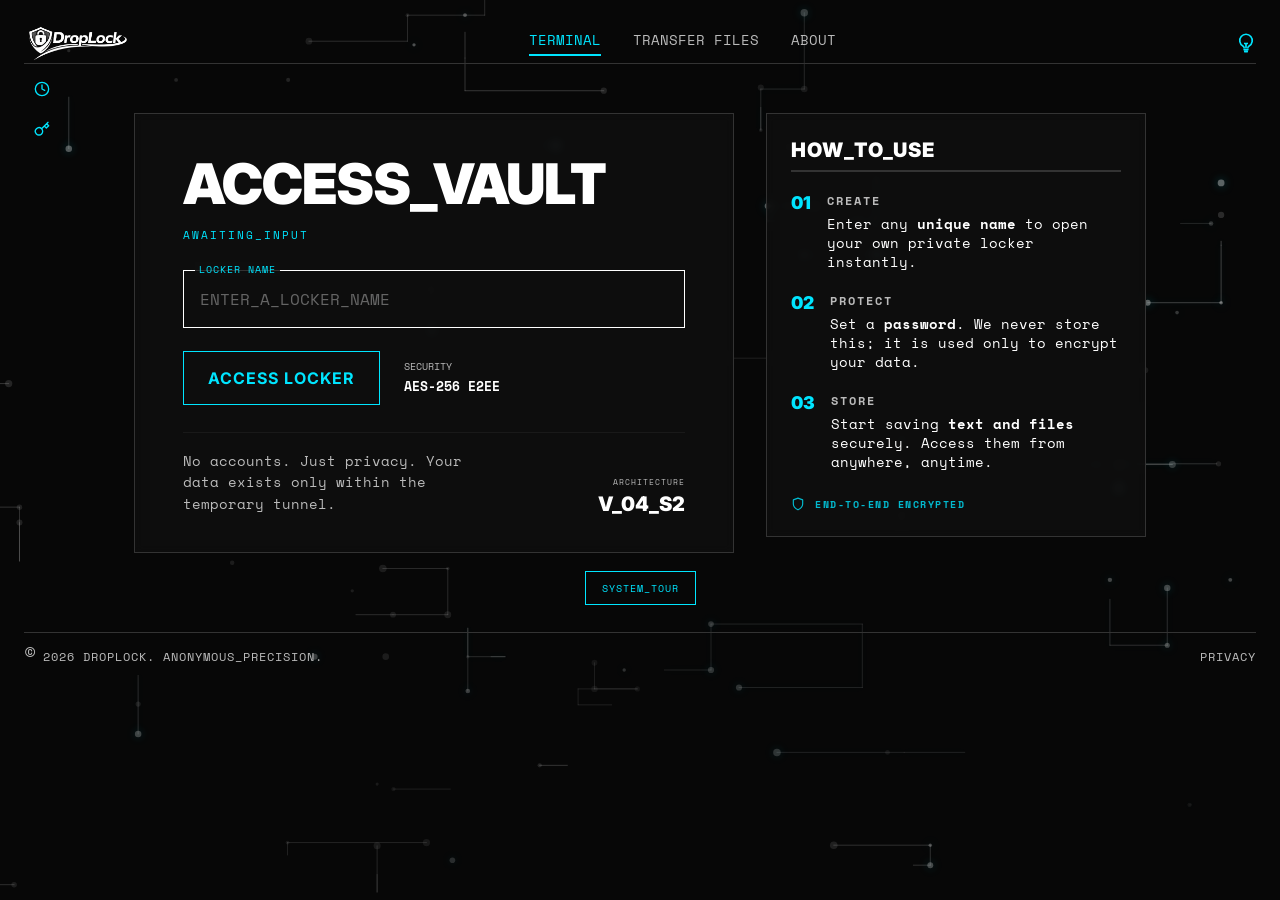
<file: index.html>
<!DOCTYPE html>
<html lang="en">
<head>
  <meta charset="UTF-8">
  <meta name="viewport" content="width=device-width, initial-scale=1.0">
  <meta name="description" content="DropLock lets you create private lockers and share files securely without accounts, signups, or tracking.">
  <title>DropLock - Access Vault</title>
  <link rel="icon" type="image/x-icon" href="images/favicon.ico">
  <link rel="icon" type="image/png" href="images/droplock-icon.png">
  <link rel="stylesheet" href="style.css">
  <link rel="preconnect" href="https://fonts.googleapis.com">
  <link rel="preconnect" href="https://fonts.gstatic.com" crossorigin>
  <link href="https://fonts.googleapis.com/css2?family=Space+Mono:ital,wght@0,400;0,700;1,400;1,700&family=Inter:wght@400;700;900&display=swap" rel="stylesheet">
  <script>
    window.__DROPLOCK_API_BASE_URL = (window.location.hostname === 'localhost' || window.location.hostname === '127.0.0.1') 
      ? 'http://localhost:8080' 
      : 'https://droplock-backend-vesm.onrender.com';
  </script>

</head>
<body>
  <!-- Canvas Background -->
  <canvas id="bg-canvas"></canvas>

  <div class="layout-wrapper">
    <!-- Header -->
    <header class="top-nav">
      <div class="logo">
        <a href="index.html" style="display: flex; align-items: center; text-decoration: none;">
          <img src="images/DropLock_logo-.webp" alt="DROPLOCK" class="logo-img">
        </a>
      </div>
      <nav class="nav-links">
        <a href="#" class="active">TERMINAL</a>
        <a href="transfer.html">TRANSFER FILES</a>
        <a href="about.html">ABOUT</a>
      </nav>
      <div class="nav-icons" style="cursor: pointer;">
        <div class="tooltip tooltip-bottom" data-tooltip="Toggle Theme">
          <svg id="theme-toggle" xmlns="http://www.w3.org/2000/svg" width="20" height="20" viewBox="0 0 24 24" fill="none" stroke="currentColor" stroke-width="2" stroke-linecap="round" stroke-linejoin="round" class="icon-cyan"><path d="M12 18v-5.25m0 0a6.01 6.01 0 001.5-.189m-1.5.189a6.01 6.01 0 01-1.5-.189m3.75 7.478a12.06 12.06 0 01-4.5 0m3.75 2.383a14.406 14.406 0 01-3 0M14.25 18v-.192c0-.983.658-1.82 1.508-2.316a7.5 7.5 0 10-7.516 0c.85.496 1.508 1.333 1.508 2.316V18"></path></svg>
        </div>
      </div>
    </header>

    <!-- Main Content -->
    <main class="main-content">
      <!-- Side icons moved inside main-content for better mobile flow -->
      <aside class="left-sidebar">
        <div class="rotated-text">SECURE_EXCHANGE</div>
        <div class="side-icons">
          <div class="tooltip" data-tooltip="Recent Vaults">
            <svg id="recent-vaults-toggle" xmlns="http://www.w3.org/2000/svg" width="16" height="16" viewBox="0 0 24 24" fill="none" stroke="currentColor" stroke-width="2" stroke-linecap="round" stroke-linejoin="round" style="cursor:pointer;"><circle cx="12" cy="12" r="10"></circle><polyline points="12 6 12 12 16 14"></polyline></svg>
          </div>
          <div class="tooltip" data-tooltip="Recovery Options">
            <svg id="recovery-toggle" xmlns="http://www.w3.org/2000/svg" width="16" height="16" viewBox="0 0 24 24" fill="none" stroke="currentColor" stroke-width="2" stroke-linecap="round" stroke-linejoin="round"><path d="M21 2l-2 2m-7.61 7.61a5.5 5.5 0 1 1-7.778 7.778 5.5 5.5 0 0 1 7.777-7.777zm0 0L15.5 7.5m0 0l3 3L22 7l-3-3m-3.5 3.5L19 4"></path></svg>
          </div>
        </div>
      </aside>
      <div class="main-row">
        <div class="vault-card">
          <h1 id="vault-main-title" class="vault-title">ACCESS_VAULT</h1>
          <div id="status-display" class="status-indicator">
            AWAITING_INPUT
          </div>

          <form class="vault-form" onsubmit="event.preventDefault();">
            <div class="input-group">
              <label class="input-label">LOCKER NAME</label>
              <input type="text" id="locker-name-input" class="terminal-input" placeholder="ENTER_A_LOCKER_NAME">
            </div>

            <div class="action-row">
              <button id="access-locker-btn" type="button" class="btn-access">ACCESS LOCKER</button>
              <a href="manifesto.html" class="security-protocol" style="text-decoration: none; color: inherit; display: block; cursor: pointer;">
                <div class="sp-label">SECURITY</div>
                <div class="sp-value">AES-256 E2EE</div>
              </a>
            </div>
          </form>

          <div class="card-footer">
            <p class="footer-desc">No accounts. Just privacy. Your<br>data exists only within the<br>temporary tunnel.</p>
            <div class="architecture-info">
              <div class="arch-label">ARCHITECTURE</div>
              <div class="arch-value">V_04_S2</div>
            </div>
          </div>
        </div>

        <div class="howto-card">
          <h2 class="howto-title-bordered">HOW_TO_USE</h2>
          <div class="howto-list">
            <div class="howto-item">
              <span class="howto-num">01</span>
              <div class="howto-content">
                <h3>CREATE</h3>
                <p>Enter any <strong>unique name</strong> to open your own private locker instantly.</p>
              </div>
            </div>
            <div class="howto-item">
              <span class="howto-num">02</span>
              <div class="howto-content">
                <h3>PROTECT</h3>
                <p>Set a <strong>password</strong>. We never store this; it is used only to encrypt your data.</p>
              </div>
            </div>
            <div class="howto-item">
              <span class="howto-num">03</span>
              <div class="howto-content">
                <h3>STORE</h3>
                <p>Start saving <strong>text and files</strong> securely. Access them from anywhere, anytime.</p>
              </div>
            </div>
          </div>
          <div class="howto-badge">
            <svg xmlns="http://www.w3.org/2000/svg" width="24" height="24" viewBox="0 0 24 24" fill="none" stroke="currentColor" stroke-width="2" stroke-linecap="round" stroke-linejoin="round"><path d="M12 22s8-4 8-10V5l-8-3-8 3v7c0 6 8 10 8 10z"></path></svg>
            END-TO-END ENCRYPTED
          </div>
        </div>
      </div>

      <div class="tags-container">
        <button id="intro-btn" class="tag" style="background:transparent; cursor:pointer; font-family:var(--font-mono);">SYSTEM_TOUR</button>
      </div>
    </main>

    <!-- Footer -->
    <footer class="bottom-footer">
      <div class="footer-left"><span class="copyright-icon">©</span> 2026 DROPLOCK. ANONYMOUS_PRECISION.</div>
      <div class="footer-right">
        <a href="manifesto.html" class="footer-link">PRIVACY</a>
      </div>
    </footer>
  </div>

  <!-- Recovery Modal (Multi-Step) -->
  <div id="recovery-modal" class="modal-overlay">
    <div class="modal-content vault-card">
      <button id="close-modal" class="close-btn">&times;</button>

      <!-- Step 1: Enter Locker Name -->
      <div id="recovery-step-1" class="recovery-step active">
        <div class="recovery-step-indicator">
          <span class="step-dot active"></span>
          <span class="step-dot"></span>
          <span class="step-dot"></span>
          <span class="step-dot"></span>
        </div>
        <h2 class="vault-title modal-title">RECOVER_ACCOUNT</h2>
        <p class="modal-text">Enter your locker name to begin the recovery protocol.</p>
        <div class="input-group" style="margin-bottom: 24px;">
          <label class="input-label">LOCKER NAME</label>
          <input type="text" id="recovery-locker-name" class="terminal-input" placeholder="ENTER_IDENTIFIER">
        </div>
        <div id="recovery-step1-error" class="recovery-error"></div>
        <div class="modal-actions">
          <button id="recovery-next-1" class="btn-access">NEXT</button>
        </div>
      </div>

      <!-- Step 2: Enter Recovery Email -->
      <div id="recovery-step-2" class="recovery-step">
        <div class="recovery-step-indicator">
          <span class="step-dot done"></span>
          <span class="step-dot active"></span>
          <span class="step-dot"></span>
          <span class="step-dot"></span>
        </div>
        <h2 class="vault-title modal-title">VERIFY_EMAIL</h2>
        <p class="modal-text">Enter the recovery Gmail you set for this locker. A verification code will be sent to it.</p>
        <div class="input-group" style="margin-bottom: 24px;">
          <label class="input-label">RECOVERY GMAIL</label>
          <input type="email" id="recovery-email-input" class="terminal-input" placeholder="YOUR_EMAIL@GMAIL.COM">
        </div>
        <div id="recovery-step2-error" class="recovery-error"></div>
        <div class="modal-actions" style="gap: 12px;">
          <button id="recovery-back-2" class="btn-access" style="opacity: 0.6;">BACK</button>
          <button id="recovery-next-2" class="btn-access">SEND CODE</button>
        </div>
      </div>

      <!-- Step 3: Enter Verification Code -->
      <div id="recovery-step-3" class="recovery-step">
        <div class="recovery-step-indicator">
          <span class="step-dot done"></span>
          <span class="step-dot done"></span>
          <span class="step-dot active"></span>
          <span class="step-dot"></span>
        </div>
        <h2 class="vault-title modal-title">ENTER_CODE</h2>
        <p class="modal-text">A 6-digit verification code has been sent to your email. Enter it below.</p>
        <div class="recovery-code-inputs">
          <input type="text" maxlength="1" class="code-digit" data-index="0" inputmode="numeric">
          <input type="text" maxlength="1" class="code-digit" data-index="1" inputmode="numeric">
          <input type="text" maxlength="1" class="code-digit" data-index="2" inputmode="numeric">
          <input type="text" maxlength="1" class="code-digit" data-index="3" inputmode="numeric">
          <input type="text" maxlength="1" class="code-digit" data-index="4" inputmode="numeric">
          <input type="text" maxlength="1" class="code-digit" data-index="5" inputmode="numeric">
        </div>
        <div id="recovery-step3-error" class="recovery-error"></div>
        <div class="modal-actions" style="gap: 12px;">
          <button id="recovery-back-3" class="btn-access" style="opacity: 0.6;">BACK</button>
          <button id="recovery-next-3" class="btn-access">VERIFY CODE</button>
        </div>
      </div>

      <!-- Step 4: Set New Password -->
      <div id="recovery-step-4" class="recovery-step">
        <div class="recovery-step-indicator">
          <span class="step-dot done"></span>
          <span class="step-dot done"></span>
          <span class="step-dot done"></span>
          <span class="step-dot active"></span>
        </div>
        <h2 class="vault-title modal-title">NEW_PASSWORD</h2>
        <p class="modal-text">Set a new password for your locker. Make it strong and memorable.</p>
        <div class="input-group" style="margin-bottom: 16px;">
          <label class="input-label">NEW PASSWORD</label>
          <input type="password" id="recovery-new-password" class="terminal-input" placeholder="ENTER_NEW_PASSWORD">
        </div>
        <div class="input-group" style="margin-bottom: 24px;">
          <label class="input-label">CONFIRM PASSWORD</label>
          <input type="password" id="recovery-confirm-password" class="terminal-input" placeholder="CONFIRM_PASSWORD">
        </div>
        <div id="recovery-step4-error" class="recovery-error"></div>
        <div class="modal-actions">
          <button id="recovery-next-4" class="btn-access">RESET PASSWORD</button>
        </div>
      </div>

      <!-- Step 5: Success -->
      <div id="recovery-step-5" class="recovery-step">
        <div class="recovery-success-icon">
          <i class="fas fa-check-circle"></i>
        </div>
        <h2 class="vault-title modal-title" style="color: var(--cyan);">PASSWORD_RESET</h2>
        <p class="modal-text">Your password has been successfully reset. You can now access your locker with the new password.</p>
        <div class="modal-actions">
          <button id="recovery-done" class="btn-access">BACK TO VAULT</button>
        </div>
      </div>

    </div>
  </div>

  <!-- Intro Tour Elements -->
  <div id="tour-overlay" class="tour-overlay"></div>
  <div id="tour-tooltip" class="tour-tooltip">
    <div class="tour-content">
      <h3 id="tour-title" class="tour-title">Title</h3>
      <p id="tour-text" class="tour-text">Text</p>
    </div>
    <div class="tour-actions">
      <button id="tour-next" class="btn-access" style="padding: 8px 16px; font-size: 0.8rem;">NEXT</button>
      <button id="tour-skip" style="background: transparent; color: var(--text-dim); border: none; cursor: pointer; font-family: var(--font-mono); font-size: 0.8rem; margin-left: 10px;">SKIP</button>
    </div>
  </div>

  <!-- Access Locker Modal -->
  <div id="access-locker-modal" class="modal-overlay">
    <div class="modal-content vault-card">
      <button id="close-access-modal" class="close-btn">&times;</button>
      <h2 class="vault-title modal-title" id="access-modal-title">VERIFY_ACCESS</h2>
      <p id="access-modal-message" class="modal-text">Enter your password to access the locker.</p>

      <div class="input-group" style="margin-bottom: 24px;">
        <label class="input-label">PASSWORD</label>
        <input type="password" id="access-password-input" class="terminal-input" placeholder="ENTER_PASSWORD">
      </div>
      <div id="access-modal-error" style="color: #ff4444; font-family: var(--font-mono); font-size: 0.75rem; margin-bottom: 16px; display: none;"></div>

      <div class="modal-actions">
        <button id="submit-access-btn" class="btn-access">SUBMIT</button>
      </div>
    </div>
  </div>

  <!-- Recent Vaults Modal -->
  <div id="recent-vaults-modal" class="modal-overlay">
    <div class="modal-content vault-card">
      <button id="close-recent-modal" class="close-btn">&times;</button>
      <h2 class="vault-title modal-title">RECENT_VAULTS</h2>
      <p class="modal-text">Select a vault to access. You will be asked for the password.</p>
      <div id="recent-vaults-list" style="display: flex; flex-direction: column; gap: 8px; margin-bottom: 16px;"></div>
      <div id="recent-vaults-empty" class="modal-text" style="color: var(--text-dim); font-size: 0.8rem;">NO_RECENT_VAULTS_FOUND</div>
    </div>
  </div>

  <script src="app.js"></script>
</body>
</html>
</file>
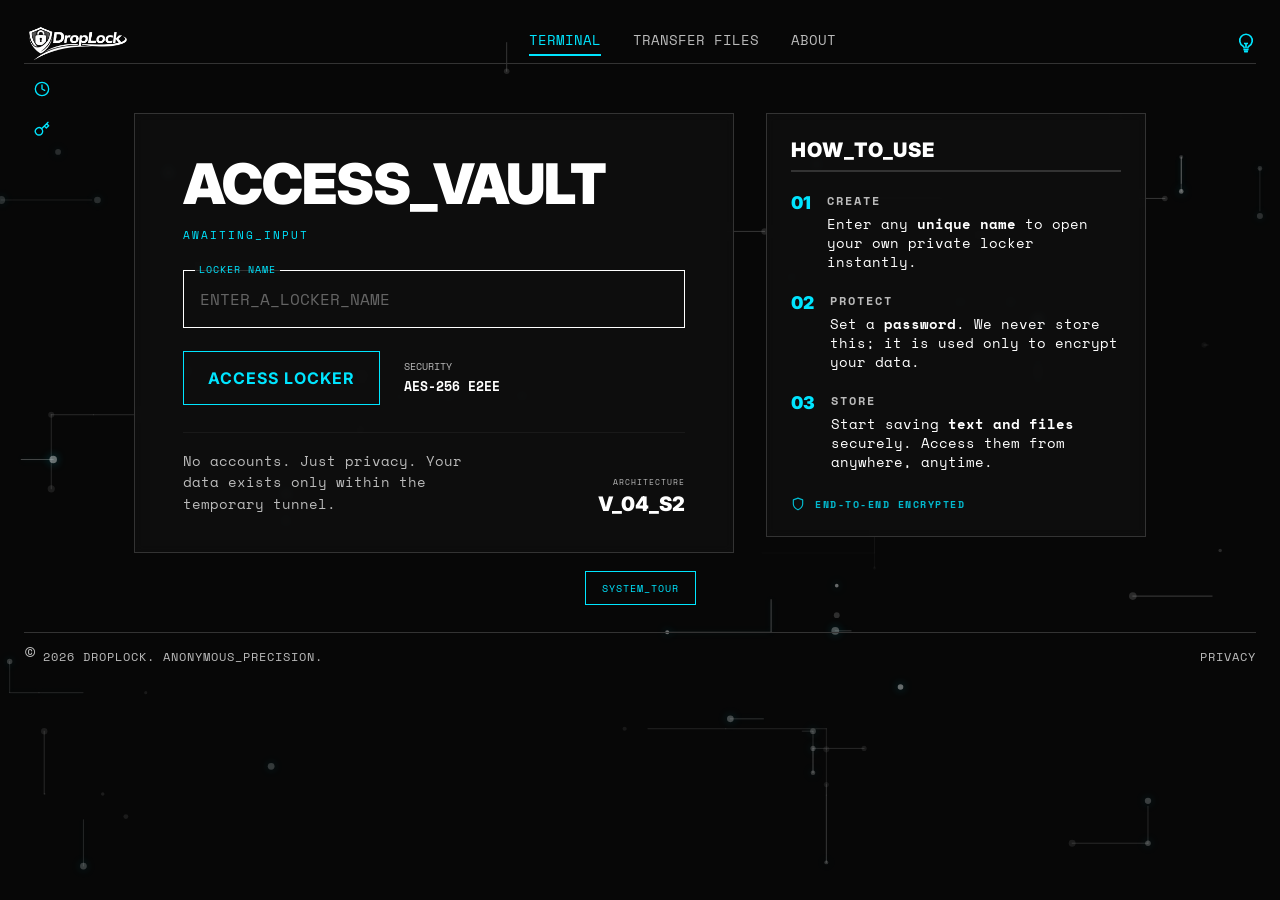
<file: locker.html>
<!DOCTYPE html>
<html lang="en">
<head>
  <meta charset="UTF-8">
  <meta name="viewport" content="width=device-width, initial-scale=1.0">
  <meta name="description" content="Access your DropLock locker to store private notes, manage files, and keep sensitive data inside a secure session.">
  <title>DropLock - Secure Vault Session</title>
  <link rel="icon" type="image/x-icon" href="images/favicon.ico">
  <link rel="icon" type="image/png" href="images/droplock-icon.png">
  <link rel="stylesheet" href="style.css">
  <link rel="preconnect" href="https://fonts.googleapis.com">
  <link rel="preconnect" href="https://fonts.gstatic.com" crossorigin>
  <link href="https://fonts.googleapis.com/css2?family=Space+Mono:ital,wght@0,400;0,700;1,400;1,700&family=Inter:wght@400;700;900&display=swap" rel="stylesheet">
  <link rel="stylesheet" href="https://cdnjs.cloudflare.com/ajax/libs/font-awesome/6.5.1/css/all.min.css">
  <script>
    (function () {
      const qp = new URLSearchParams(window.location.search);
      const override = (qp.get('api') || localStorage.getItem('droplock.apiBaseUrl') || '').trim();
      if (override) {
        window.__DROPLOCK_API_BASE_URL = override;
        return;
      }
      // Default backend (override with ?api=... or localStorage key droplock.apiBaseUrl)
      window.__DROPLOCK_API_BASE_URL = (window.location.hostname === 'localhost' || window.location.hostname === '127.0.0.1')
        ? 'http://localhost:8080'
        : 'https://droplock-backend-vesm.onrender.com';
    })();
  </script>
</head>
<body class="locker-body">
  <div class="layout-wrapper locker-layout-wrapper">
    <!-- Header -->
    <header class="top-nav">
      <div class="logo">
        <a href="index.html" style="display: flex; align-items: center; text-decoration: none;">
          <img src="images/DropLock_logo-.webp" alt="DROPLOCK" class="logo-img">
        </a>
      </div>
     
      <div class="nav-icons" style="gap: 20px; align-items: center;">
        <button id="save-locker-btn" class="locker-header-badge" style="cursor:pointer; border:none;">
          <i class="fas fa-save"></i>
          <span>SAVE</span>
        </button>
        <button id="reload-locker-btn" class="locker-header-badge" style="cursor:pointer; border:none;">
          <i class="fas fa-sync-alt"></i>
          <span>RELOAD</span>
        </button>
        
        <a href="index.html" class="logout-link" title="Terminate Session">
          <svg xmlns="http://www.w3.org/2000/svg" width="20" height="20" viewBox="0 0 24 24" fill="none" stroke="currentColor" stroke-width="2" stroke-linecap="round" stroke-linejoin="round"><path d="M9 21H5a2 2 0 0 1-2-2V5a2 2 0 0 1 2-2h4"></path><polyline points="16 17 21 12 16 7"></polyline><line x1="21" y1="12" x2="9" y2="12"></line></svg>
        </a>
      </div>
    </header>

    <div class="locker-container">
      <!-- Sidebar -->
      <aside class="transfer-sidebar locker-sidebar">
        <div class="sidebar-header" style="border-bottom: none; padding-bottom: 0px;">
          <h2 id="vault-id-display" class="sidebar-title">NAME</h2>
        </div>

        <div class="locker-sidebar-nav-row">
          <nav class="protocol-nav">
            <a href="#" class="protocol-item active">
              <svg xmlns="http://www.w3.org/2000/svg" width="16" height="16" viewBox="0 0 24 24" fill="none" stroke="currentColor" stroke-width="2" stroke-linecap="round" stroke-linejoin="round"><path d="M14.5 2H6a2 2 0 0 0-2 2v16a2 2 0 0 0 2 2h12a2 2 0 0 0 2-2V7.5L14.5 2z"></path><polyline points="14 2 14 8 20 8"></polyline></svg>
              NOTES
            </a>
            <a href="#" class="protocol-item">
              <svg xmlns="http://www.w3.org/2000/svg" width="16" height="16" viewBox="0 0 24 24" fill="none" stroke="currentColor" stroke-width="2" stroke-linecap="round" stroke-linejoin="round"><path d="M22 19a2 2 0 0 1-2 2H4a2 2 0 0 1-2-2V5a2 2 0 0 1 2-2h5l2 3h9a2 2 0 0 1 2 2z"></path></svg>
              FILES
            </a>
            <a href="#" class="protocol-item settings-nav-item">
              <svg xmlns="http://www.w3.org/2000/svg" width="16" height="16" viewBox="0 0 24 24" fill="none" stroke="currentColor" stroke-width="2" stroke-linecap="round" stroke-linejoin="round"><line x1="4" y1="21" x2="4" y2="14"></line><line x1="4" y1="10" x2="4" y2="3"></line><line x1="12" y1="21" x2="12" y2="12"></line><line x1="12" y1="8" x2="12" y2="3"></line><line x1="20" y1="21" x2="20" y2="16"></line><line x1="20" y1="12" x2="20" y2="3"></line><line x1="2" y1="14" x2="6" y2="14"></line><line x1="10" y1="8" x2="14" y2="8"></line><line x1="18" y1="16" x2="22" y2="16"></line></svg>
              SETTINGS
              <i class="fas fa-chevron-down dropdown-icon" style="margin-left: auto; font-size: 0.8rem; transition: transform 0.2s;"></i>
            </a>
            <div class="settings-dropdown" style="display: none; flex-direction: column; padding: 4px 0; background: rgba(0, 0, 0, 0.15);">
              <a href="#" class="dropdown-item"><i class="fas fa-shield-halved icon-fixed"></i> SECURE ACCOUNT</a>
              <a href="#" class="dropdown-item"><i class="fas fa-key icon-fixed"></i> CHANGE PASSWORD</a>
              <a href="#" class="dropdown-item" style="color: #ff4a4a;"><i class="fas fa-trash-alt icon-fixed"></i> DELETE ACCOUNT</a>
            </div>
          </nav>

          <!-- Theme Toggle at bottom of sidebar -->
          <div class="locker-theme-toggle-wrap" style="margin-top: auto; padding: 16px 24px; border-top: 1px solid var(--border-color);">
            <button id="theme-toggle" class="locker-theme-toggle" style="display: flex; align-items: center; gap: 10px; background: transparent; border: none; cursor: pointer; color: var(--text-dim); font-family: var(--font-mono); font-size: 0.7rem; letter-spacing: 1px; width: 100%; padding: 8px 0; transition: color 0.2s;" title="Toggle Theme">
              <svg xmlns="http://www.w3.org/2000/svg" width="16" height="16" viewBox="0 0 24 24" fill="none" stroke="currentColor" stroke-width="2" stroke-linecap="round" stroke-linejoin="round"><path d="M12 18v-5.25m0 0a6.01 6.01 0 001.5-.189m-1.5.189a6.01 6.01 0 01-1.5-.189m3.75 7.478a12.06 12.06 0 01-4.5 0m3.75 2.383a14.406 14.406 0 01-3 0M14.25 18v-.192c0-.983.658-1.82 1.508-2.316a7.5 7.5 0 10-7.516 0c.85.496 1.508 1.333 1.508 2.316V18"></path></svg>
              <span class="locker-theme-toggle-label">TOGGLE THEME</span>
            </button>
          </div>
        </div>


      </aside>

      <!-- Main Editor Area -->
      <main class="locker-main-content">
        <div id="notes-view-header" class="locker-main-header">
          <div class="browser-tabs-wrapper">
            <div id="notes-tabs" class="browser-tabs">
            </div>
            <button id="add-note-btn" class="browser-add-btn">
              <i class="fas fa-plus"></i>
            </button>
          </div>
        </div>

        <div id="notes-view-editor" class="locker-editor-wrapper">
          <div class="editor-label">
            <div class="editor-toolbar">
              <button class="toolbar-btn" title="Bold"><i class="fas fa-bold"></i></button>
              <button class="toolbar-btn" title="Italic"><i class="fas fa-italic"></i></button>
              <button class="toolbar-btn" title="Bullet List"><i class="fas fa-list-ul"></i></button>
              <button class="toolbar-btn" title="Heading"><i class="fas fa-heading"></i></button>
            </div>
          </div>
          <textarea class="secure-textarea" placeholder="# Start writing..."></textarea>
        </div>

        <!-- Secure Account View (hidden by default) -->
        <div id="secure-account-view" class="secure-account-view" style="display: none;">
          <div class="secure-account-icon">
            <i class="fas fa-shield-halved"></i>
          </div>
          <h2 class="secure-account-title">SECURE_ACCOUNT</h2>
          <p class="secure-account-desc">
            Link a recovery email to your locker. If you ever forget your password,
            a verification code will be sent to this email so you can reset it.
          </p>

          <div class="secure-account-card">
            <div class="secure-card-header">
              <i class="fas fa-envelope"></i>
              <span>RECOVERY EMAIL</span>
            </div>
            <div id="secure-current-email" class="secure-current-email">
              <span class="secure-email-label">CURRENT:</span>
              <span id="secure-email-value" class="secure-email-address">NOT SET</span>
            </div>
            <div class="input-group" style="margin-bottom: 20px;">
              <label class="input-label" style="background: #0d0d0d;">GMAIL ADDRESS</label>
              <input type="email" id="secure-email-input" class="terminal-input" placeholder="YOUR_EMAIL@GMAIL.COM">
            </div>
            <div class="secure-account-actions">
              <button id="save-email-btn" class="secure-save-btn">
                <i class="fas fa-check"></i> SAVE EMAIL
              </button>
            </div>
            <div id="secure-email-status" class="secure-email-status"></div>
          </div>

          <button id="back-to-notes-btn" class="secure-back-btn">
            <i class="fas fa-arrow-left"></i> BACK TO NOTES
          </button>
        </div>
      </main>

      <!-- Assets Sidebar -->
      <aside class="locker-right-column">
        <!-- Normal file upload view -->
        <div id="right-col-files">
          <div class="column-title">UPLOAD-YOUR-FILES</div>
          
          <div class="asset-list">
          </div>

          <div class="asset-dropzone">
            <div class="dropzone-icon">
              <i class="fas fa-cloud-arrow-up fa-2xl"></i>
            </div>
            <div class="dropzone-text">DRAG & DROP FILES HERE</div>
            <div class="dropzone-sub" style="margin-bottom: 20px;">MAXIMUM FILE SIZE: 2GB</div>
            <button class="import-file-btn">IMPORT FILES</button>
          </div>
        </div>

        <!-- Security info view (shown during secure account) -->
        <div id="right-col-security" class="right-col-security" style="display: none;">
          <div class="column-title">SECURITY_INFO</div>
          <div class="security-tips">
            <div class="security-tip-item">
              <div class="tip-icon"><i class="fas fa-lock"></i></div>
              <div class="tip-text">
                <strong>ENCRYPTED STORAGE</strong>
                <p>Your email is stored securely on the server and is never exposed publicly.</p>
              </div>
            </div>
            <div class="security-tip-item">
              <div class="tip-icon"><i class="fas fa-key"></i></div>
              <div class="tip-text">
                <strong>PASSWORD RESET</strong>
                <p>A 6-digit verification code will be sent to your email when you request a recovery.</p>
              </div>
            </div>
            <div class="security-tip-item">
              <div class="tip-icon"><i class="fas fa-clock"></i></div>
              <div class="tip-text">
                <strong>CODE EXPIRY</strong>
                <p>Recovery codes expire after 5 minutes for maximum security.</p>
              </div>
            </div>
            <div class="security-tip-item">
              <div class="tip-icon"><i class="fas fa-user-shield"></i></div>
              <div class="tip-text">
                <strong>IDENTITY CHECK</strong>
                <p>During recovery, you must provide the exact email registered to this locker.</p>
              </div>
            </div>
          </div>
        </div>
      </aside>
    </div>

    <!-- Footer -->
    <footer class="bottom-footer">
      <div class="footer-left"><span class="copyright-icon">©</span> 2026 DROPLOCK. ANONYMOUS_PRECISION.</div>
      <div class="footer-right">
         <a href="about.html" class="footer-link">ABOUT</a>
        <a href="manifesto.html" class="footer-link">PRIVACY</a>
      </div>
    </footer>
  </div>

  <!-- Delete Locker Confirmation Modal -->
  <div id="delete-locker-modal" style="display:none; position:fixed; inset:0; z-index:9999; background:rgba(0,0,0,0.75); backdrop-filter:blur(4px); align-items:center; justify-content:center;">
    <div style="background:#0d0d0d; border:1px solid rgba(255,70,70,0.4); border-radius:8px; padding:36px 32px; max-width:420px; width:90%; font-family:var(--font-mono); text-align:center;">
      <div style="font-size:2rem; color:#ff4a4a; margin-bottom:16px;"><i class="fas fa-skull-crossbones"></i></div>
      <h2 style="color:#fff; font-size:1rem; letter-spacing:2px; margin-bottom:12px;">DELETE LOCKER</h2>
      <p style="color:#aaa; font-size:0.75rem; line-height:1.7; margin-bottom:24px;">This action is <strong style="color:#ff4a4a;">permanent and irreversible</strong>.<br>All notes and files will be erased from the server.</p>
      <p style="color:#aaa; font-size:0.7rem; margin-bottom:10px;">Type <strong style="color:#fff;" id="delete-confirm-label"></strong> to confirm:</p>
      <input id="delete-confirm-input" type="text" placeholder="locker name" autocomplete="off"
        style="width:100%; padding:10px 14px; background:rgba(255,255,255,0.04); border:1px solid rgba(255,70,70,0.3); border-radius:4px; color:#fff; font-family:var(--font-mono); font-size:0.8rem; outline:none; margin-bottom:20px; box-sizing:border-box;">
      <div style="display:flex; gap:12px; justify-content:center;">
        <button id="delete-modal-cancel" style="flex:1; padding:10px; background:transparent; border:1px solid rgba(255,255,255,0.15); border-radius:4px; color:#aaa; font-family:var(--font-mono); font-size:0.75rem; letter-spacing:1px; cursor:pointer;">CANCEL</button>
        <button id="delete-modal-confirm" style="flex:1; padding:10px; background:rgba(255,70,70,0.15); border:1px solid rgba(255,70,70,0.5); border-radius:4px; color:#ff4a4a; font-family:var(--font-mono); font-size:0.75rem; letter-spacing:1px; cursor:pointer;">DELETE</button>
      </div>
      <p id="delete-modal-error" style="color:#ff4a4a; font-size:0.68rem; margin-top:14px; min-height:1em;"></p>
    </div>
  </div>

  <!-- Change Password Modal -->
  <div id="change-password-modal" style="display:none; position:fixed; inset:0; z-index:9999; background:rgba(0,0,0,0.75); backdrop-filter:blur(4px); align-items:center; justify-content:center;">
    <div style="background:#0d0d0d; border:1px solid rgba(0,229,255,0.25); border-radius:8px; padding:36px 32px; max-width:420px; width:90%; font-family:var(--font-mono); text-align:center;">
      <div style="font-size:2rem; color:var(--cyan); margin-bottom:16px;"><i class="fas fa-key"></i></div>
      <h2 style="color:#fff; font-size:1rem; letter-spacing:2px; margin-bottom:24px;">CHANGE PASSWORD</h2>
      <input id="cp-old-password" type="password" placeholder="Enter old password" autocomplete="current-password"
        style="width:100%; padding:10px 14px; background:rgba(255,255,255,0.04); border:1px solid rgba(255,255,255,0.12); border-radius:4px; color:#fff; font-family:var(--font-mono); font-size:0.8rem; outline:none; margin-bottom:14px; box-sizing:border-box;">
      <input id="cp-new-password" type="password" placeholder="Enter new password" autocomplete="new-password"
        style="width:100%; padding:10px 14px; background:rgba(255,255,255,0.04); border:1px solid rgba(255,255,255,0.12); border-radius:4px; color:#fff; font-family:var(--font-mono); font-size:0.8rem; outline:none; margin-bottom:14px; box-sizing:border-box;">
      <input id="cp-confirm-password" type="password" placeholder="Confirm new password" autocomplete="new-password"
        style="width:100%; padding:10px 14px; background:rgba(255,255,255,0.04); border:1px solid rgba(255,255,255,0.12); border-radius:4px; color:#fff; font-family:var(--font-mono); font-size:0.8rem; outline:none; margin-bottom:20px; box-sizing:border-box;">
      <div style="display:flex; gap:12px; justify-content:center;">
        <button id="cp-modal-cancel" style="flex:1; padding:10px; background:transparent; border:1px solid rgba(255,255,255,0.15); border-radius:4px; color:#aaa; font-family:var(--font-mono); font-size:0.75rem; letter-spacing:1px; cursor:pointer;">CANCEL</button>
        <button id="cp-modal-confirm" style="flex:1; padding:10px; background:rgba(0,229,255,0.1); border:1px solid rgba(0,229,255,0.3); border-radius:4px; color:var(--cyan); font-family:var(--font-mono); font-size:0.75rem; letter-spacing:1px; cursor:pointer;">SAVE</button>
      </div>
      <p id="cp-modal-error" style="font-size:0.68rem; margin-top:14px; min-height:1em;"></p>
    </div>
  </div>

  <script src="app.js"></script>
  <script>
    (async function initLockerPage() {
      const params = new URLSearchParams(window.location.search);
      const lockerName = (params.get('name') || '').trim();
      const vaultIdDisplay = document.getElementById('vault-id-display');
      const tabsContainer = document.getElementById('notes-tabs');
      const addNoteBtn = document.getElementById('add-note-btn');
      const saveBtn = document.getElementById('save-locker-btn');
      const reloadBtn = document.getElementById('reload-locker-btn');
      const assetList = document.querySelector('.asset-list');
      const rightColumn = document.querySelector('.locker-right-column');
      const rightColumnTitle = document.querySelector('.column-title');
      const dropzone = document.querySelector('.asset-dropzone');
      const importBtn = document.querySelector('.import-file-btn');
      const toolbar = document.querySelector('.editor-toolbar');
      const mainEditorWrapper = document.querySelector('.locker-editor-wrapper');
      const notesNav = document.querySelectorAll('.protocol-nav .protocol-item')[0];
      const filesNav = document.querySelectorAll('.protocol-nav .protocol-item')[1];
      const API_BASE = window.__DROPLOCK_API_BASE_URL || 'http://localhost:8080';
      const fileInput = document.createElement('input');

      let notes = [];
      let allFiles = [];
      let activeNoteId = '';
      let mode = 'notes';
      let lockerPassword = '';

      if (!lockerName) {
        window.location.href = 'index.html';
        return;
      }
      if (vaultIdDisplay) vaultIdDisplay.innerText = lockerName.toUpperCase();

      const oldTextarea = document.querySelector('.secure-textarea');
      const editor = document.createElement('div');
      editor.className = 'secure-textarea';
      editor.contentEditable = 'true';
      editor.setAttribute('data-placeholder', 'Starts writing now...');
      editor.style.whiteSpace = 'pre-wrap';
      editor.style.maxWidth = '100%';
      editor.style.overflowX = 'hidden';
      editor.style.overflowWrap = 'anywhere';
      editor.style.wordBreak = 'break-word';
      editor.style.overflowY = 'auto';
      editor.style.border = 'none';
      editor.style.outline = 'none';
      editor.innerHTML = '';

      function insertPlainTextAtCursor(target, text) {
        const selection = window.getSelection();
        const normalizedText = (text || '').replace(/\r\n?/g, '\n');
        if (!selection || selection.rangeCount === 0 || !target.contains(selection.anchorNode)) {
          target.focus();
          document.execCommand('insertText', false, normalizedText);
          return;
        }

        const range = selection.getRangeAt(0);
        range.deleteContents();
        const lines = normalizedText.split('\n');
        const fragment = document.createDocumentFragment();

        lines.forEach((line, index) => {
          if (index > 0) fragment.appendChild(document.createElement('br'));
          if (line) {
            fragment.appendChild(document.createTextNode(line));
          }
        });

        const lastNode = fragment.lastChild;
        range.insertNode(fragment);

        selection.removeAllRanges();
        const nextRange = document.createRange();
        if (lastNode) {
          nextRange.setStartAfter(lastNode);
        } else {
          nextRange.selectNodeContents(target);
          nextRange.collapse(false);
        }
        nextRange.collapse(true);
        selection.addRange(nextRange);
      }

      editor.addEventListener('paste', (event) => {
        event.preventDefault();
        const pastedText = event.clipboardData?.getData('text/plain') || '';
        insertPlainTextAtCursor(editor, pastedText);
      });

      if (oldTextarea && oldTextarea.parentNode) oldTextarea.parentNode.replaceChild(editor, oldTextarea);

      const allFilesBoard = document.createElement('div');
      allFilesBoard.className = 'secure-textarea';
      allFilesBoard.style.display = 'none';
      allFilesBoard.style.overflowY = 'auto';
      mainEditorWrapper.appendChild(allFilesBoard);

      fileInput.type = 'file';
      fileInput.multiple = true;
      fileInput.style.display = 'none';
      document.body.appendChild(fileInput);

      function apiUrl(path) {
        return `${API_BASE}${path}`;
      }

      async function fetchJSON(path, options = {}) {
        const res = await fetch(apiUrl(path), options);
        if (!res.ok) {
          throw new Error(`Request failed: ${res.status}`);
        }
        return res.json();
      }

      function generateId() {
        if (window.crypto && typeof window.crypto.randomUUID === 'function') return window.crypto.randomUUID();
        return `${Date.now().toString(36)}-${Math.random().toString(36).slice(2, 10)}`;
      }

      function activeNote() {
        return notes.find((n) => n.id === activeNoteId) || null;
      }

      function formatSize(bytes) {
        if (bytes < 1024) return `${bytes} B`;
        if (bytes < 1024 * 1024) return `${(bytes / 1024).toFixed(1)} KB`;
        if (bytes < 1024 * 1024 * 1024) return `${(bytes / (1024 * 1024)).toFixed(1)} MB`;
        return `${(bytes / (1024 * 1024 * 1024)).toFixed(1)} GB`;
      }

      function fileIconClass(name, contentType) {
        const lower = (name || '').toLowerCase();
        if ((contentType || '').includes('image') || /\.(png|jpe?g|gif|webp|svg)$/i.test(lower)) return 'far fa-image fa-lg';
        if ((contentType || '').includes('pdf') || /\.pdf$/i.test(lower)) return 'far fa-file-pdf fa-lg';
        if ((contentType || '').includes('video') || /\.(mp4|mov|avi|mkv)$/i.test(lower)) return 'far fa-file-video fa-lg';
        if ((contentType || '').includes('audio') || /\.(mp3|wav|ogg)$/i.test(lower)) return 'far fa-file-audio fa-lg';
        if (/\.(zip|rar|7z|tar|gz)$/i.test(lower)) return 'far fa-file-archive fa-lg';
        return 'far fa-file fa-lg';
      }

      function saveActiveNoteLocally() {
        const note = activeNote();
        if (!note) return;
        note.content = editor.innerHTML;
      }

      function renderTabs() {
        tabsContainer.innerHTML = '';
        notes.forEach((note) => {
          const tab = document.createElement('div');
          tab.className = `browser-tab${note.id === activeNoteId ? ' active' : ''}`;
          tab.dataset.id = note.id;
          tab.innerHTML = `<span class="tab-name"></span><i class="fas fa-times tab-close"></i>`;
          tab.querySelector('.tab-name').innerText = note.title || 'untitled';
          tabsContainer.appendChild(tab);
        });
      }

      function renderEditorFromActive() {
        const note = activeNote();
        if (!note) return;
        editor.innerHTML = note.content || '';
      }

      function downloadFile(file) {
        const href = apiUrl(`/api/locker/files/download?name=${encodeURIComponent(lockerName)}&password=${encodeURIComponent(lockerPassword)}&fileId=${encodeURIComponent(file.id)}`);
        const a = document.createElement('a');
        a.href = href;
        a.target = '_blank';
        a.rel = 'noopener';
        a.click();
      }

      async function deleteFile(file) {
        const ok = window.confirm(`Delete "${file.name}"?`);
        if (!ok) return;
        // Optimistic UI: remove immediately
        allFiles = allFiles.filter((f) => f.id !== file.id);
        applyMode();
        // Fire server request in background
        try {
          const res = await fetch(apiUrl('/api/locker/files/delete'), {
            method: 'POST',
            headers: { 'Content-Type': 'application/json' },
            body: JSON.stringify({
              name: lockerName,
              password: lockerPassword,
              fileId: file.id,
            }),
          });
          if (!res.ok) {
            const text = await res.text().catch(() => '');
            const hint =
              res.status === 404
                ? ' (likely your deployed backend is missing /api/locker/files/delete)'
                : '';
            throw new Error((text || `HTTP ${res.status}`) + hint);
          }
        } catch (err) {
          // Silently log — file is already removed from UI
          console.warn('Delete request failed:', err);
        }
      }

      function renderAssetList(files) {
        if (!assetList) return;
        assetList.innerHTML = '';
        if (!files.length) {
          const empty = document.createElement('div');
          empty.className = 'asset-size';
          empty.innerText = 'NO FILES YET';
          assetList.appendChild(empty);
          return;
        }
        files.forEach((file) => {
          const card = document.createElement('div');
          card.className = 'asset-card';
          card.innerHTML = `
            <div class="asset-icon"><i class="${fileIconClass(file.name, file.contentType)}"></i></div>
            <div class="asset-meta">
              <div class="asset-name"></div>
              <div class="asset-size"></div>
            </div>
            <button class="asset-delete-btn" type="button">CANCEL</button>
          `;
          card.querySelector('.asset-name').innerText = file.name;
          card.querySelector('.asset-size').innerText = formatSize(file.size || 0);
          card.addEventListener('click', () => downloadFile(file));
          const deleteBtn = card.querySelector('.asset-delete-btn');
          deleteBtn.addEventListener('click', async (evt) => {
            evt.stopPropagation();
            try {
              await deleteFile(file);
            } catch (err) {
              alert(`Unable to delete file: ${err && err.message ? err.message : 'unknown error'}`);
            }
          });
          assetList.appendChild(card);
        });
      }

      function renderAllFilesBoard() {
        allFilesBoard.innerHTML = '';
        if (!allFiles.length) {
          allFilesBoard.innerHTML = '<div class="asset-size">NO FILES IN THIS LOCKER</div>';
          return;
        }
        allFiles.forEach((file) => {
          const row = document.createElement('div');
          row.className = 'asset-card';
          row.style.marginBottom = '10px';
          row.innerHTML = `
            <div class="asset-icon"><i class="${fileIconClass(file.name, file.contentType)}"></i></div>
            <div class="asset-meta">
              <div class="asset-name"></div>
              <div class="asset-size"></div>
            </div>
            <button class="asset-delete-btn" type="button">CANCEL</button>
          `;
          row.querySelector('.asset-name').innerText = `${file.name} (${file.noteId || 'unknown note'})`;
          row.querySelector('.asset-size').innerText = formatSize(file.size || 0);
          row.addEventListener('click', () => downloadFile(file));
          const deleteBtn = row.querySelector('.asset-delete-btn');
          deleteBtn.addEventListener('click', async (evt) => {
            evt.stopPropagation();
            try {
              await deleteFile(file);
            } catch (err) {
              alert(`Unable to delete file: ${err && err.message ? err.message : 'unknown error'}`);
            }
          });
          allFilesBoard.appendChild(row);
        });
      }

      function noteFiles() {
        return allFiles.filter((f) => f.noteId === activeNoteId);
      }

      function applyMode() {
        if (mode === 'files') {
          editor.style.display = 'none';
          if (toolbar) toolbar.style.display = 'none';
          allFilesBoard.style.display = 'block';
          // Hide the entire right column in FILES mode
          if (rightColumn) rightColumn.style.display = 'none';
          renderAllFilesBoard();
          return;
        }
        editor.style.display = 'block';
        if (toolbar) toolbar.style.display = 'flex';
        allFilesBoard.style.display = 'none';
        // Show right column in NOTES mode
        if (rightColumn) rightColumn.style.display = 'flex';
        if (dropzone) dropzone.style.display = 'flex';
        if (rightColumnTitle) rightColumnTitle.innerText = 'UPLOAD-YOUR-FILES';
        renderAssetList(noteFiles());
      }

      async function loadNotesAndFiles() {
        const notesResp = await fetchJSON(`/api/locker/notes?name=${encodeURIComponent(lockerName)}&password=${encodeURIComponent(lockerPassword)}`);
        notes = (notesResp.notes || []).map((n) => ({
          id: n.id,
          title: n.title || 'untitled',
          content: n.content || '',
        }));
        if (!notes.length) {
          notes = [{ id: generateId(), title: 'untitled', content: '' }];
        }
        if (!activeNoteId || !notes.some((n) => n.id === activeNoteId)) {
          activeNoteId = notes[0].id;
        }
        const filesResp = await fetchJSON(`/api/locker/files?name=${encodeURIComponent(lockerName)}&password=${encodeURIComponent(lockerPassword)}`);
        allFiles = filesResp.files || [];
        renderTabs();
        renderEditorFromActive();
        applyMode();
      }

      async function saveAllNotes() {
        saveActiveNoteLocally();
        for (const note of notes) {
          await fetchJSON('/api/locker/notes', {
            method: 'POST',
            headers: { 'Content-Type': 'application/json' },
            body: JSON.stringify({
              name: lockerName,
              password: lockerPassword,
              noteId: note.id,
              title: (note.title || 'untitled').trim() || 'untitled',
              content: note.content || '',
            }),
          });
        }
      }

      async function ensurePassword() {
        const storageKey = `droplock.lockerPassword:${lockerName}`;
        lockerPassword = (sessionStorage.getItem(storageKey) || '').trim();
        let attempts = 0;
        while (attempts < 3) {
          if (!lockerPassword) {
            lockerPassword = (window.prompt(`Enter password for locker "${lockerName}"`) || '').trim();
          }
          if (!lockerPassword) {
            attempts++;
            continue;
          }
          const res = await fetch(apiUrl('/api/locker/open'), {
            method: 'POST',
            headers: { 'Content-Type': 'application/json' },
            body: JSON.stringify({ name: lockerName, password: lockerPassword }),
          });
          if (res.ok) {
            sessionStorage.setItem(storageKey, lockerPassword);
            return true;
          }
          lockerPassword = '';
          attempts++;
          alert('Invalid locker password.');
        }
        return false;
      }

      const notesAndFilesNav = document.querySelectorAll('.protocol-nav .protocol-item');
      notesAndFilesNav.forEach((item, idx) => {
        item.addEventListener('click', (e) => {
          e.preventDefault();
          if (item.classList.contains('settings-nav-item')) {
            const dropdown = document.querySelector('.settings-dropdown');
            const icon = item.querySelector('.dropdown-icon');
            if (dropdown.style.display === 'none') {
              dropdown.style.display = 'flex';
              icon.style.transform = 'rotate(180deg)';
            } else {
              dropdown.style.display = 'none';
              icon.style.transform = 'rotate(0deg)';
            }
            return;
          }
          
          notesAndFilesNav.forEach((el) => {
            if (!el.classList.contains('settings-nav-item')) {
              el.classList.remove('active');
            }
          });
          item.classList.add('active');
          if (idx === 0) mode = 'notes';
          if (idx === 1) mode = 'files';
          applyMode();
        });
      });

      tabsContainer.addEventListener('click', async (e) => {
        if (e.target.classList.contains('tab-close')) {
          e.stopPropagation();
          if (notes.length === 1) return;
          const tab = e.target.closest('.browser-tab');
          const noteId = tab ? tab.dataset.id : '';
          if (!noteId) return;
          saveActiveNoteLocally();
          const next = notes.find((n) => n.id !== noteId);
          notes = notes.filter((n) => n.id !== noteId);
          allFiles = allFiles.filter((f) => f.noteId !== noteId);
          activeNoteId = next ? next.id : '';
          renderTabs();
          renderEditorFromActive();
          applyMode();
          await fetch(apiUrl('/api/locker/notes/delete'), {
            method: 'POST',
            headers: { 'Content-Type': 'application/json' },
            body: JSON.stringify({ name: lockerName, password: lockerPassword, noteId }),
          });
          return;
        }
        const tab = e.target.closest('.browser-tab');
        if (!tab) return;
        if (activeNoteId === tab.dataset.id) return; // Prevent re-rendering same tab so dblclick works
        saveActiveNoteLocally();
        activeNoteId = tab.dataset.id;
        renderTabs();
        renderEditorFromActive();
        applyMode();
      });

      tabsContainer.addEventListener('dblclick', (e) => {
        const nameSpan = e.target.closest('.tab-name');
        if (!nameSpan) return;
        const tab = e.target.closest('.browser-tab');
        const note = notes.find((n) => n.id === (tab ? tab.dataset.id : ''));
        if (!note) return;
        nameSpan.contentEditable = 'true';
        nameSpan.focus();
        const range = document.createRange();
        range.selectNodeContents(nameSpan);
        const sel = window.getSelection();
        sel.removeAllRanges();
        sel.addRange(range);
        const finishRename = () => {
          nameSpan.contentEditable = 'false';
          note.title = nameSpan.innerText.trim() || 'untitled';
          renderTabs();
        };
        nameSpan.onblur = finishRename;
        nameSpan.onkeydown = (evt) => {
          if (evt.key === 'Enter') {
            evt.preventDefault();
            finishRename();
          }
        };
      });

      addNoteBtn.addEventListener('click', () => {
        saveActiveNoteLocally();
        const note = {
          id: generateId(),
          title: 'untitled',
          content: '',
        };
        notes.push(note);
        activeNoteId = note.id;
        mode = 'notes';
        notesNav.classList.add('active');
        if (filesNav) filesNav.classList.remove('active');
        renderTabs();
        renderEditorFromActive();
        applyMode();
      });

      if (toolbar) {
        const buttons = toolbar.querySelectorAll('.toolbar-btn');
        const runEditorCommand = (command, value = null) => {
          editor.focus();
          document.execCommand(command, false, value);
        };
        buttons.forEach((btn) => {
          btn.addEventListener('mousedown', (evt) => {
            evt.preventDefault();
          });
        });
        if (buttons[0]) buttons[0].addEventListener('click', () => runEditorCommand('bold'));
        if (buttons[1]) buttons[1].addEventListener('click', () => runEditorCommand('italic'));
        if (buttons[2]) buttons[2].addEventListener('click', () => runEditorCommand('insertUnorderedList'));
        if (buttons[3]) {
          buttons[3].addEventListener('click', () => {
            const size = (window.prompt('Enter text size from 1 to 7', '4') || '').trim();
            if (!/^[1-7]$/.test(size)) return;
            runEditorCommand('fontSize', size);
          });
        }
      }

      saveBtn.addEventListener('click', async () => {
        saveBtn.disabled = true;
        const label = saveBtn.querySelector('span');
        const oldText = label ? label.innerText : '';
        if (label) label.innerText = 'SAVING...';
        try {
          await saveAllNotes();
          await loadNotesAndFiles();
          if (label) label.innerText = 'SAVED';
          setTimeout(() => {
            if (label) label.innerText = oldText || 'SAVE';
          }, 1200);
        } catch (err) {
          alert('Unable to save notes. Check your connection.');
          if (label) label.innerText = oldText || 'SAVE';
        } finally {
          saveBtn.disabled = false;
        }
      });

      // Ctrl+S keyboard shortcut to save
      document.addEventListener('keydown', async (e) => {
        if ((e.ctrlKey || e.metaKey) && e.key === 's') {
          e.preventDefault(); // Stop browser's default Save dialog
          if (saveBtn && !saveBtn.disabled) {
            saveBtn.click();
          }
        }
      });

      // Auto-save every 30 seconds
      let autoSaveTimer = setInterval(async () => {
        if (!lockerPassword || notes.length === 0) return;
        try {
          await saveAllNotes();
          const label = saveBtn ? saveBtn.querySelector('span') : null;
          if (label && !saveBtn.disabled) {
            const prev = label.innerText;
            label.innerText = 'AUTO-SAVED';
            setTimeout(() => { label.innerText = prev; }, 1200);
          }
        } catch (e) {
          // silent fail - user can manually save
        }
      }, 30000);



      reloadBtn.addEventListener('click', () => window.location.reload());

      importBtn.addEventListener('click', () => {
        if (mode !== 'notes') {
          alert('Switch to NOTES to upload into a specific note.');
          return;
        }
        fileInput.click();
      });

      async function uploadFiles(fileList) {
        if (!fileList.length) return;
        const note = activeNote();
        if (!note) return;
        
        const form = new FormData();
        form.append('name', lockerName);
        form.append('password', lockerPassword);
        form.append('noteId', note.id);
        fileList.forEach((file) => form.append('files', file));

        const importBtn = document.querySelector('.import-file-btn');
        let progressContainer = document.querySelector('.upload-progress-container');
        if (!progressContainer && dropzone) {
          progressContainer = document.createElement('div');
          progressContainer.className = 'upload-progress-container';
          progressContainer.style.width = '100%';
          progressContainer.style.marginTop = '15px';
          progressContainer.style.maxWidth = '180px';
          progressContainer.innerHTML = `
            <div class="upload-progress-bar" style="height: 4px; background: rgba(0,229,255,0.1); border-radius: 2px; overflow: hidden; margin: 0 auto;">
              <div class="upload-progress-fill" style="width: 0%; height: 100%; background: var(--cyan); transition: width 0.1s linear;"></div>
            </div>
            <div class="upload-progress-text" style="font-size: 0.55rem; color: var(--cyan); margin-top: 6px; text-align: center; font-family: var(--font-mono); letter-spacing: 1px;">UPLOADING 0%</div>
          `;
          dropzone.appendChild(progressContainer);
        }

        if (importBtn) importBtn.style.display = 'none';
        
        const fill = progressContainer ? progressContainer.querySelector('.upload-progress-fill') : null;
        const text = progressContainer ? progressContainer.querySelector('.upload-progress-text') : null;
        if (progressContainer) progressContainer.style.display = 'block';
        if (fill) fill.style.width = '0%';
        if (text) text.innerText = 'UPLOADING 0%';

        return new Promise((resolve, reject) => {
          const xhr = new XMLHttpRequest();
          xhr.open('POST', apiUrl('/api/locker/files/upload'), true);
          
          xhr.upload.onprogress = (e) => {
            if (e.lengthComputable && fill && text) {
              const p = Math.round((e.loaded / e.total) * 100);
              fill.style.width = p + '%';
              text.innerText = `UPLOADING ${p}%`;
            }
          };

          xhr.onload = async () => {
            if (xhr.status >= 200 && xhr.status < 300) {
              await loadNotesAndFiles();
              resolve();
            } else {
              reject(new Error('Upload failed'));
            }
            if (importBtn) importBtn.style.display = 'inline-block';
            if (progressContainer) progressContainer.style.display = 'none';
          };
          
          xhr.onerror = () => {
            reject(new Error('Upload failed'));
            if (importBtn) importBtn.style.display = 'inline-block';
            if (progressContainer) progressContainer.style.display = 'none';
          };

          xhr.send(form);
        });
      }

      fileInput.addEventListener('change', async (e) => {
        const files = Array.from(e.target.files || []);
        fileInput.value = '';
        if (!files.length) return;
        try {
          await uploadFiles(files);
        } catch (err) {
          alert('File upload failed.');
        }
      });

      if (dropzone) {
        dropzone.addEventListener('dragover', (e) => {
          e.preventDefault();
        });
        dropzone.addEventListener('drop', async (e) => {
          e.preventDefault();
          if (mode !== 'notes') {
            alert('Switch to NOTES to upload into a specific note.');
            return;
          }
          const files = Array.from((e.dataTransfer && e.dataTransfer.files) || []);
          if (!files.length) return;
          try {
            await uploadFiles(files);
          } catch (err) {
            alert('File upload failed.');
          }
        });
      }

      const authed = await ensurePassword();
      if (!authed) {
        window.location.href = 'index.html';
        return;
      }
      try {
        await loadNotesAndFiles();
      } catch (err) {
        alert('Unable to load locker data.');
      }

      // --- Delete Locker Modal ---
      const deleteModal = document.getElementById('delete-locker-modal');
      const deleteConfirmLabel = document.getElementById('delete-confirm-label');
      const deleteConfirmInput = document.getElementById('delete-confirm-input');
      const deleteModalCancel = document.getElementById('delete-modal-cancel');
      const deleteModalConfirm = document.getElementById('delete-modal-confirm');
      const deleteModalError = document.getElementById('delete-modal-error');

      const deleteAccountLink = [...document.querySelectorAll('.dropdown-item')]
        .find(el => el.innerText.includes('DELETE ACCOUNT'));

      if (deleteAccountLink) {
        deleteAccountLink.addEventListener('click', (e) => {
          e.preventDefault();
          deleteConfirmLabel.innerText = lockerName.toUpperCase();
          deleteConfirmInput.value = '';
          deleteModalError.innerText = '';
          deleteModal.style.display = 'flex';
          setTimeout(() => deleteConfirmInput.focus(), 50);
        });
      }

      if (deleteModalCancel) {
        deleteModalCancel.addEventListener('click', () => {
          deleteModal.style.display = 'none';
        });
      }

      if (deleteModalConfirm) {
        deleteModalConfirm.addEventListener('click', async () => {
          deleteModalError.innerText = '';
          const typed = (deleteConfirmInput.value || '').trim().toLowerCase();
          if (typed !== lockerName.toLowerCase()) {
            deleteModalError.innerText = 'Locker name does not match. Please try again.';
            return;
          }
          deleteModalConfirm.disabled = true;
          deleteModalConfirm.innerText = 'DELETING...';
          try {
            const res = await fetch(apiUrl('/api/locker/delete'), {
              method: 'POST',
              headers: { 'Content-Type': 'application/json' },
              body: JSON.stringify({ name: lockerName, password: lockerPassword }),
            });
            if (!res.ok) {
              const txt = await res.text().catch(() => '');
              throw new Error(txt || `HTTP ${res.status}`);
            }
            sessionStorage.removeItem(`droplock.lockerPassword:${lockerName}`);
            window.location.href = 'index.html';
          } catch (err) {
            deleteModalError.innerText = `Failed: ${err && err.message ? err.message : 'unknown error'}`;
            deleteModalConfirm.disabled = false;
            deleteModalConfirm.innerText = 'DELETE';
          }
        });
      }

      // Close modal on backdrop click
      deleteModal.addEventListener('click', (e) => {
        if (e.target === deleteModal) deleteModal.style.display = 'none';
      });

      // --- Change Password Modal ---
      const cpModal = document.getElementById('change-password-modal');
      const cpOldInput = document.getElementById('cp-old-password');
      const cpNewInput = document.getElementById('cp-new-password');
      const cpConfirmInput = document.getElementById('cp-confirm-password');
      const cpCancel = document.getElementById('cp-modal-cancel');
      const cpConfirm = document.getElementById('cp-modal-confirm');
      const cpError = document.getElementById('cp-modal-error');

      const changePasswordLink = [...document.querySelectorAll('.dropdown-item')]
        .find(el => el.innerText.includes('CHANGE PASSWORD'));

      function closeCpModal() {
        cpModal.style.display = 'none';
        cpOldInput.value = '';
        cpNewInput.value = '';
        cpConfirmInput.value = '';
        cpError.innerText = '';
        cpError.style.color = '#ff4a4a';
      }

      if (changePasswordLink) {
        changePasswordLink.addEventListener('click', (e) => {
          e.preventDefault();
          cpError.innerText = '';
          cpOldInput.value = '';
          cpNewInput.value = '';
          cpConfirmInput.value = '';
          cpModal.style.display = 'flex';
          setTimeout(() => cpOldInput.focus(), 50);
        });
      }

      if (cpCancel) cpCancel.addEventListener('click', closeCpModal);

      cpModal.addEventListener('click', (e) => {
        if (e.target === cpModal) closeCpModal();
      });

      if (cpConfirm) {
        cpConfirm.addEventListener('click', async () => {
          cpError.style.color = '#ff4a4a';
          cpError.innerText = '';
          const oldPw = (cpOldInput.value || '').trim();
          const newPw = (cpNewInput.value || '').trim();
          const confirmPw = (cpConfirmInput.value || '').trim();
          if (!oldPw || !newPw || !confirmPw) {
            cpError.innerText = 'All fields are required.';
            return;
          }
          if (newPw !== confirmPw) {
            cpError.innerText = 'New passwords do not match.';
            return;
          }
          if (newPw.length < 4) {
            cpError.innerText = 'New password must be at least 4 characters.';
            return;
          }
          cpConfirm.disabled = true;
          cpConfirm.innerText = 'SAVING...';
          try {
            const res = await fetch(apiUrl('/api/locker/change-password'), {
              method: 'POST',
              headers: { 'Content-Type': 'application/json' },
              body: JSON.stringify({
                name: lockerName,
                oldPassword: oldPw,
                newPassword: newPw,
              }),
            });
            if (!res.ok) {
              const txt = await res.text().catch(() => '');
              throw new Error(txt || `HTTP ${res.status}`);
            }
            // Update cached password so future saves still work
            lockerPassword = newPw;
            const storageKey = `droplock.lockerPassword:${lockerName}`;
            sessionStorage.setItem(storageKey, newPw);
            cpError.style.color = 'var(--cyan)';
            cpError.innerText = 'Password changed successfully!';
            cpConfirm.innerText = 'SAVE';
            cpConfirm.disabled = false;
            setTimeout(closeCpModal, 1800);
          } catch (err) {
            cpError.innerText = `Failed: ${err && err.message ? err.message : 'unknown error'}`;
            cpConfirm.disabled = false;
            cpConfirm.innerText = 'SAVE';
          }
        });
      }
      // --- Secure Account View ---
      const secureAccountView = document.getElementById('secure-account-view');
      const notesViewHeader = document.getElementById('notes-view-header');
      const notesViewEditor = document.getElementById('notes-view-editor');
      const rightColFiles = document.getElementById('right-col-files');
      const rightColSecurity = document.getElementById('right-col-security');
      const secureEmailInput = document.getElementById('secure-email-input');
      const secureEmailValue = document.getElementById('secure-email-value');
      const saveEmailBtn = document.getElementById('save-email-btn');
      const backToNotesBtn = document.getElementById('back-to-notes-btn');
      const secureEmailStatus = document.getElementById('secure-email-status');

      const secureAccountLink = [...document.querySelectorAll('.dropdown-item')]
        .find(el => el.innerText.includes('SECURE ACCOUNT'));

      let secureAccountActive = false;

      function enterSecureAccountMode() {
        secureAccountActive = true;
        // Hide notes UI
        if (notesViewHeader) notesViewHeader.style.display = 'none';
        if (notesViewEditor) notesViewEditor.style.display = 'none';
        if (allFilesBoard) allFilesBoard.style.display = 'none';
        // Show secure account view
        if (secureAccountView) secureAccountView.style.display = 'flex';
        // Swap right column
        if (rightColFiles) rightColFiles.style.display = 'none';
        if (rightColSecurity) rightColSecurity.style.display = 'block';
        if (rightColumn) rightColumn.style.display = 'flex';
        // Clear status
        if (secureEmailStatus) { secureEmailStatus.innerText = ''; secureEmailStatus.className = 'secure-email-status'; }
        // Load current email
        loadCurrentEmail();
      }

      function exitSecureAccountMode() {
        secureAccountActive = false;
        // Restore notes UI
        if (notesViewHeader) notesViewHeader.style.display = '';
        if (notesViewEditor) notesViewEditor.style.display = '';
        if (secureAccountView) secureAccountView.style.display = 'none';
        // Restore right column
        if (rightColFiles) rightColFiles.style.display = '';
        if (rightColSecurity) rightColSecurity.style.display = 'none';
        // Restore correct mode
        applyMode();
      }

      async function loadCurrentEmail() {
        try {
          const res = await fetch(apiUrl('/api/locker/get-email'), {
            method: 'POST',
            headers: { 'Content-Type': 'application/json' },
            body: JSON.stringify({ name: lockerName, password: lockerPassword }),
          });
          if (res.ok) {
            const data = await res.json();
            const email = (data.email || '').trim();
            if (secureEmailValue) {
              secureEmailValue.innerText = email || 'NOT SET';
              secureEmailValue.style.color = email ? 'var(--cyan)' : 'var(--text-dim)';
            }
            if (secureEmailInput && email) {
              secureEmailInput.value = email;
            }
          }
        } catch (err) {
          console.warn('Failed to load current email:', err);
        }
      }

      if (secureAccountLink) {
        secureAccountLink.addEventListener('click', (e) => {
          e.preventDefault();
          enterSecureAccountMode();
          // Close the dropdown
          const dropdown = document.querySelector('.settings-dropdown');
          const icon = document.querySelector('.settings-nav-item .dropdown-icon');
          if (dropdown) dropdown.style.display = 'none';
          if (icon) icon.style.transform = 'rotate(0deg)';
        });
      }

      if (backToNotesBtn) {
        backToNotesBtn.addEventListener('click', (e) => {
          e.preventDefault();
          exitSecureAccountMode();
        });
      }

      if (saveEmailBtn) {
        saveEmailBtn.addEventListener('click', async () => {
          const email = (secureEmailInput.value || '').trim();
          if (!email) {
            secureEmailStatus.innerText = 'Please enter a valid email address.';
            secureEmailStatus.className = 'secure-email-status error';
            return;
          }
          // Basic email format check
          if (!/^[^\s@]+@[^\s@]+\.[^\s@]+$/.test(email)) {
            secureEmailStatus.innerText = 'Invalid email format.';
            secureEmailStatus.className = 'secure-email-status error';
            return;
          }
          saveEmailBtn.disabled = true;
          saveEmailBtn.innerHTML = '<i class="fas fa-spinner fa-spin"></i> SAVING...';
          try {
            const res = await fetch(apiUrl('/api/locker/set-email'), {
              method: 'POST',
              headers: { 'Content-Type': 'application/json' },
              body: JSON.stringify({ name: lockerName, password: lockerPassword, email }),
            });
            if (!res.ok) {
              const txt = await res.text().catch(() => '');
              throw new Error(txt || `HTTP ${res.status}`);
            }
            secureEmailStatus.innerText = 'Recovery email saved successfully!';
            secureEmailStatus.className = 'secure-email-status success';
            if (secureEmailValue) {
              secureEmailValue.innerText = email;
              secureEmailValue.style.color = 'var(--cyan)';
            }
          } catch (err) {
            secureEmailStatus.innerText = `Failed: ${err && err.message ? err.message : 'unknown error'}`;
            secureEmailStatus.className = 'secure-email-status error';
          } finally {
            saveEmailBtn.disabled = false;
            saveEmailBtn.innerHTML = '<i class="fas fa-check"></i> SAVE EMAIL';
          }
        });
      }

    })();
  </script>
</body>
</html>
</file>
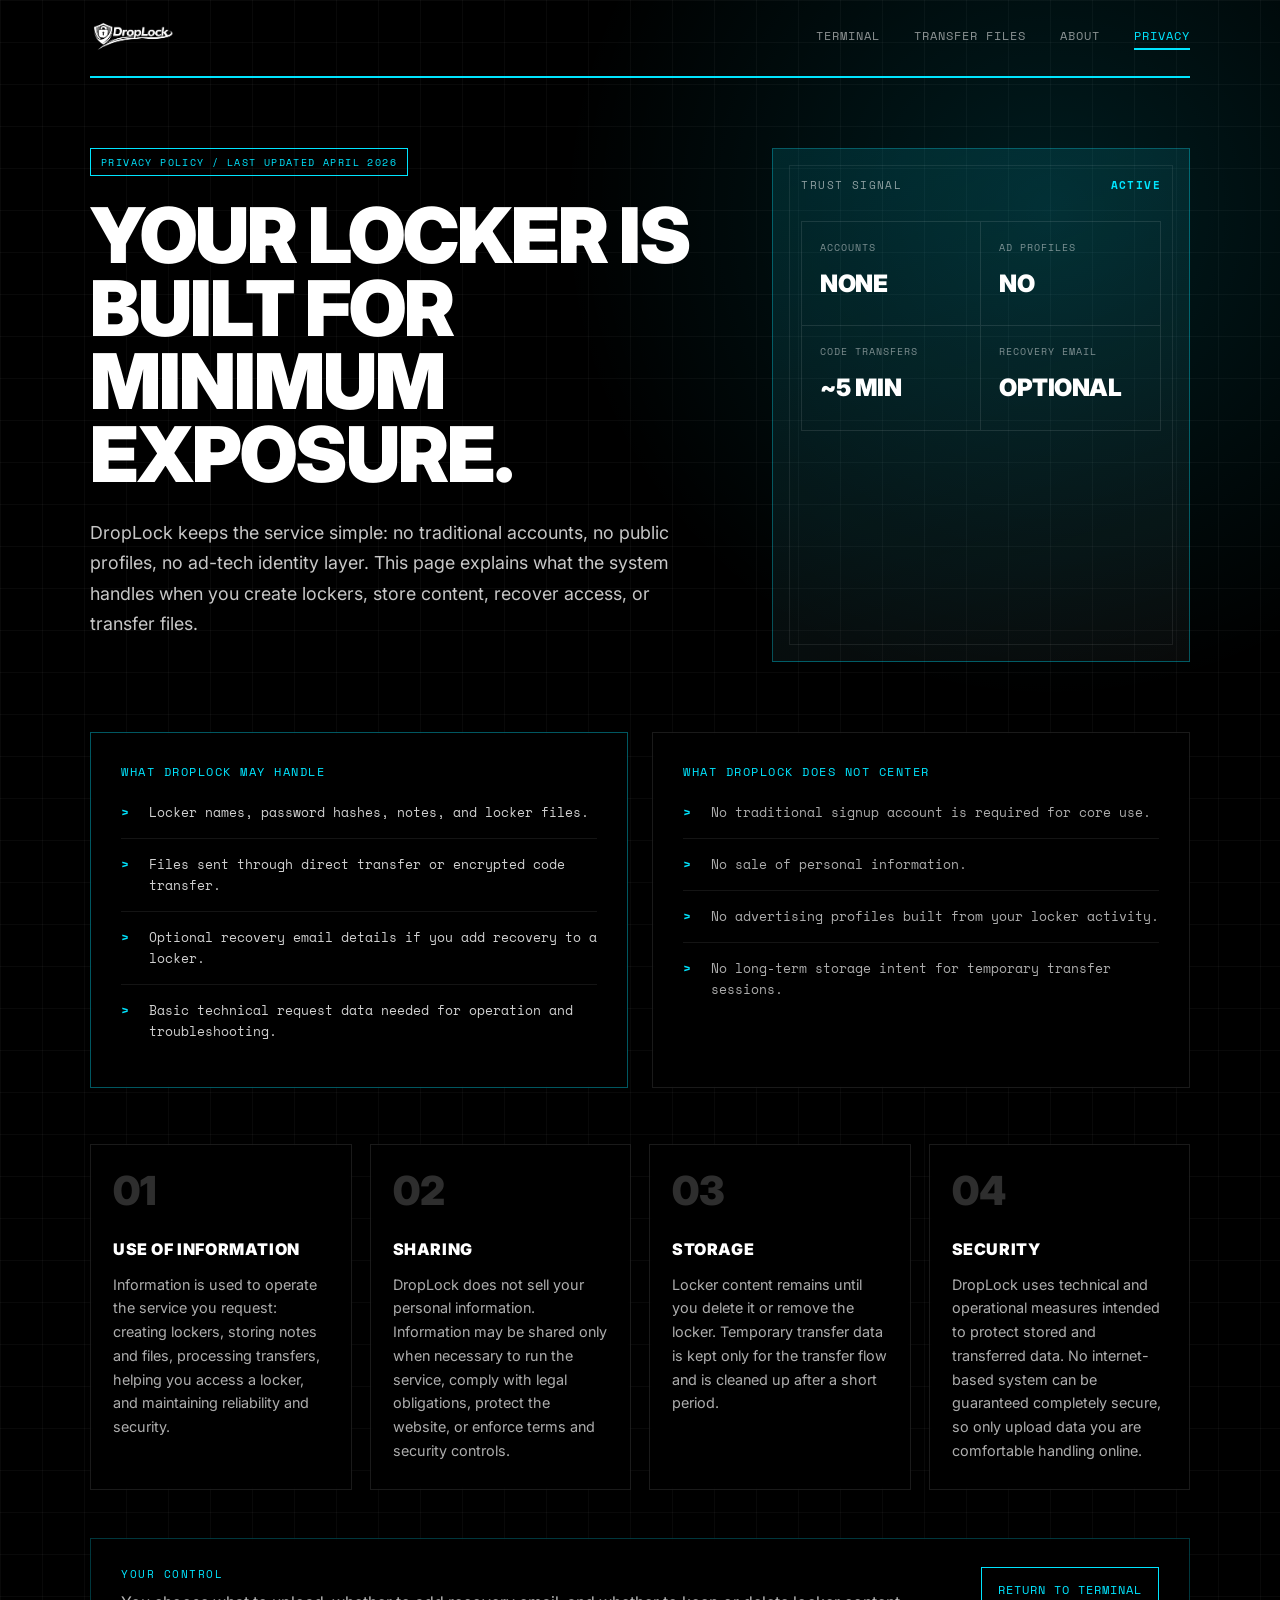
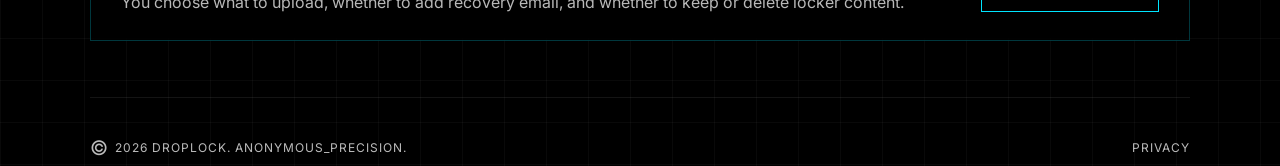
<file: manifesto.html>
<!DOCTYPE html>
<html lang="en">
<head>
  <meta charset="UTF-8">
  <meta name="viewport" content="width=device-width, initial-scale=1.0">
  <meta name="description" content="Read DropLock's privacy policy to understand what data the service handles and how private lockers and transfers work.">
  <title>DropLock - Privacy Policy</title>
  <link rel="icon" type="image/x-icon" href="images/favicon.ico">
  <link rel="icon" type="image/png" href="images/droplock-icon.png">
  <link rel="stylesheet" href="style.css">
  <link rel="stylesheet" href="https://cdnjs.cloudflare.com/ajax/libs/font-awesome/6.5.0/css/all.min.css">
  <link rel="preconnect" href="https://fonts.googleapis.com">
  <link rel="preconnect" href="https://fonts.gstatic.com" crossorigin>
  <link href="https://fonts.googleapis.com/css2?family=Space+Mono:ital,wght@0,400;0,700;1,400;1,700&family=Inter:wght@400;700;900&display=swap" rel="stylesheet">
</head>
<body class="privacy-vault-body">
  <div class="privacy-grid-bg"></div>

  <div class="privacy-page-shell">
    <nav class="privacy-nav">
      <div class="privacy-logo">
        <a href="index.html">
          <img src="images/DropLock_logo-.webp" alt="DROPLOCK" class="privacy-logo-img">
        </a>
      </div>
      <div class="privacy-nav-links">
        <a href="index.html">TERMINAL</a>
        <a href="transfer.html">TRANSFER FILES</a>
        <a href="about.html">ABOUT</a>
        <a href="manifesto.html" class="active">PRIVACY</a>
      </div>
    </nav>

    <main class="privacy-main">
      <section class="privacy-hero">
        <div class="privacy-hero-copy">
          <div class="privacy-kicker">PRIVACY POLICY / LAST UPDATED APRIL 2026</div>
          <h1 class="privacy-title">YOUR LOCKER IS BUILT FOR MINIMUM EXPOSURE.</h1>
          <p class="privacy-intro">DropLock keeps the service simple: no traditional accounts, no public profiles, no ad-tech identity layer. This page explains what the system handles when you create lockers, store content, recover access, or transfer files.</p>
        </div>

        <aside class="privacy-signal-panel" aria-label="Privacy highlights">
          <div class="privacy-signal-header">
            <span>TRUST SIGNAL</span>
            <strong>ACTIVE</strong>
          </div>
          <div class="privacy-signal-grid">
            <div>
              <span>ACCOUNTS</span>
              <strong>NONE</strong>
            </div>
            <div>
              <span>AD PROFILES</span>
              <strong>NO</strong>
            </div>
            <div>
              <span>CODE TRANSFERS</span>
              <strong>~5 MIN</strong>
            </div>
            <div>
              <span>RECOVERY EMAIL</span>
              <strong>OPTIONAL</strong>
            </div>
          </div>
        </aside>
      </section>

      <section class="privacy-split">
        <div class="privacy-panel privacy-panel-primary">
          <div class="privacy-panel-label">WHAT DROPLOCK MAY HANDLE</div>
          <ul class="privacy-check-list">
            <li>Locker names, password hashes, notes, and locker files.</li>
            <li>Files sent through direct transfer or encrypted code transfer.</li>
            <li>Optional recovery email details if you add recovery to a locker.</li>
            <li>Basic technical request data needed for operation and troubleshooting.</li>
          </ul>
        </div>

        <div class="privacy-panel">
          <div class="privacy-panel-label">WHAT DROPLOCK DOES NOT CENTER</div>
          <ul class="privacy-check-list muted">
            <li>No traditional signup account is required for core use.</li>
            <li>No sale of personal information.</li>
            <li>No advertising profiles built from your locker activity.</li>
            <li>No long-term storage intent for temporary transfer sessions.</li>
          </ul>
        </div>
      </section>

      <section class="privacy-policy-grid">
        <article class="privacy-policy-card">
          <span class="privacy-card-num">01</span>
          <h2>USE OF INFORMATION</h2>
          <p>Information is used to operate the service you request: creating lockers, storing notes and files, processing transfers, helping you access a locker, and maintaining reliability and security.</p>
        </article>

        <article class="privacy-policy-card">
          <span class="privacy-card-num">02</span>
          <h2>SHARING</h2>
          <p>DropLock does not sell your personal information. Information may be shared only when necessary to run the service, comply with legal obligations, protect the website, or enforce terms and security controls.</p>
        </article>

        <article class="privacy-policy-card">
          <span class="privacy-card-num">03</span>
          <h2>STORAGE</h2>
          <p>Locker content remains until you delete it or remove the locker. Temporary transfer data is kept only for the transfer flow and is cleaned up after a short period.</p>
        </article>

        <article class="privacy-policy-card">
          <span class="privacy-card-num">04</span>
          <h2>SECURITY</h2>
          <p>DropLock uses technical and operational measures intended to protect stored and transferred data. No internet-based system can be guaranteed completely secure, so only upload data you are comfortable handling online.</p>
        </article>
      </section>

      <section class="privacy-control-strip">
        <div>
          <span>YOUR CONTROL</span>
          <p>You choose what to upload, whether to add recovery email, and whether to keep or delete locker content.</p>
        </div>
        <a href="index.html" class="privacy-return-link">RETURN TO TERMINAL</a>
      </section>

      <footer class="bottom-footer privacy-footer">
        <div class="footer-left"><span class="copyright-icon">©</span> 2026 DROPLOCK. ANONYMOUS_PRECISION.</div>
        <div class="footer-right">
          <a href="manifesto.html" class="footer-link">PRIVACY</a>
        </div>
      </footer>
    </main>
  </div>
  <script src="app.js"></script>
</body>
</html>
</file>
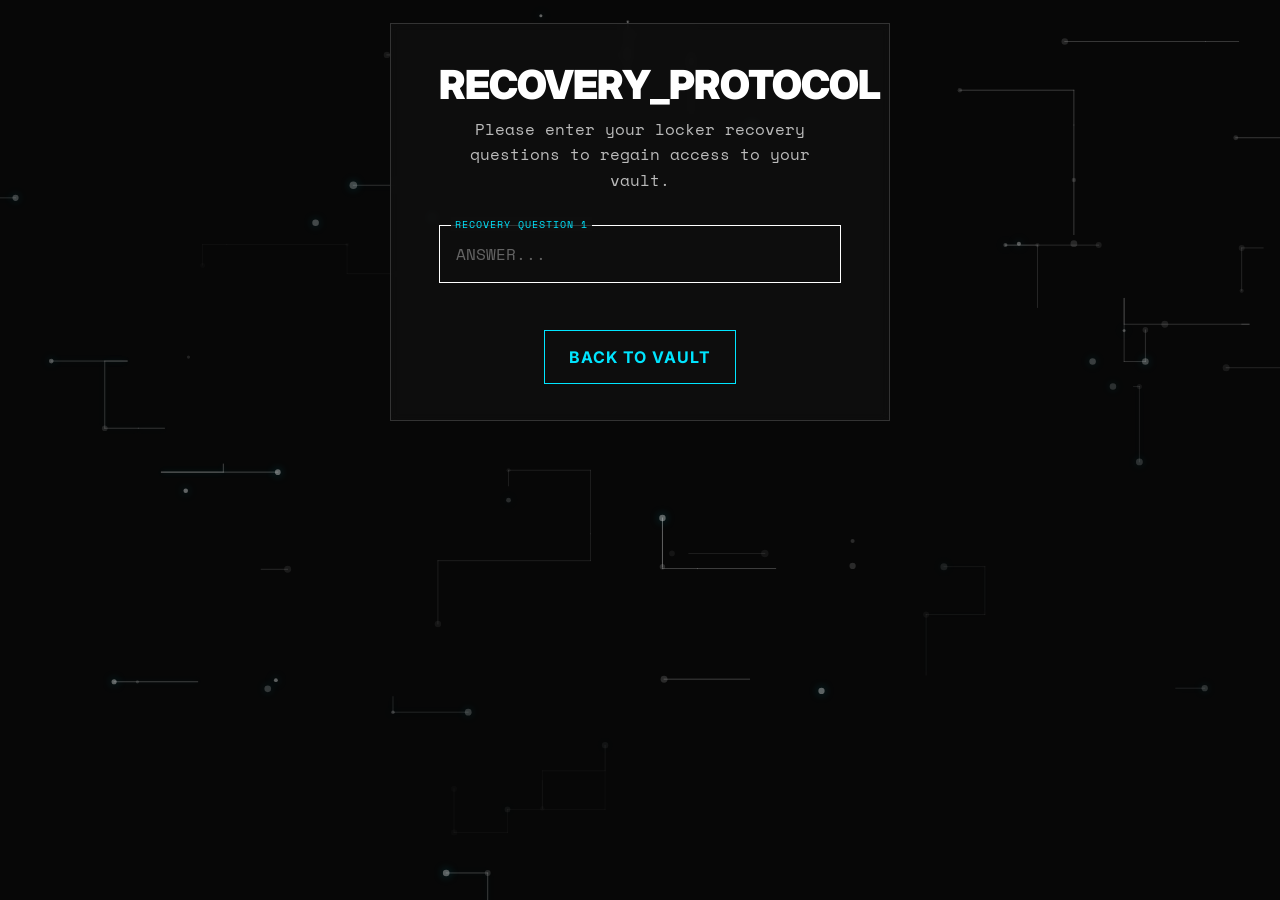
<file: recovery.html>
<!DOCTYPE html>
<html lang="en">
<head>
  <meta charset="UTF-8">
  <meta name="viewport" content="width=device-width, initial-scale=1.0">
  <title>DropLock - Account Recovery</title>
  <link rel="stylesheet" href="style.css">
  <link rel="preconnect" href="https://fonts.googleapis.com">
  <link rel="preconnect" href="https://fonts.gstatic.com" crossorigin>
  <link href="https://fonts.googleapis.com/css2?family=Space+Mono:ital,wght@0,400;0,700;1,400;1,700&family=Inter:wght@400;700;900&display=swap" rel="stylesheet">
</head>
<body class="recovery-page">
  <canvas id="bg-canvas"></canvas>

  <div class="layout-wrapper" style="justify-content: center; align-items: center;">
    <div class="vault-card" style="max-width: 500px; text-align: center;">
      <h1 class="vault-title" style="font-size: 2.5rem;">RECOVERY_PROTOCOL</h1>
      <p style="color: var(--text-dim); margin-bottom: 32px; line-height: 1.6;">Please enter your locker recovery questions to regain access to your vault.</p>
      
      <div class="input-group">
        <label class="input-label">RECOVERY QUESTION 1</label>
        <input type="text" class="terminal-input" placeholder="ANSWER...">
      </div>

      <a href="index.html" class="btn-access" style="display: inline-block; text-decoration: none; margin-top: 24px;">BACK TO VAULT</a>
    </div>
  </div>

  <script src="app.js"></script>
</body>
</html>
</file>
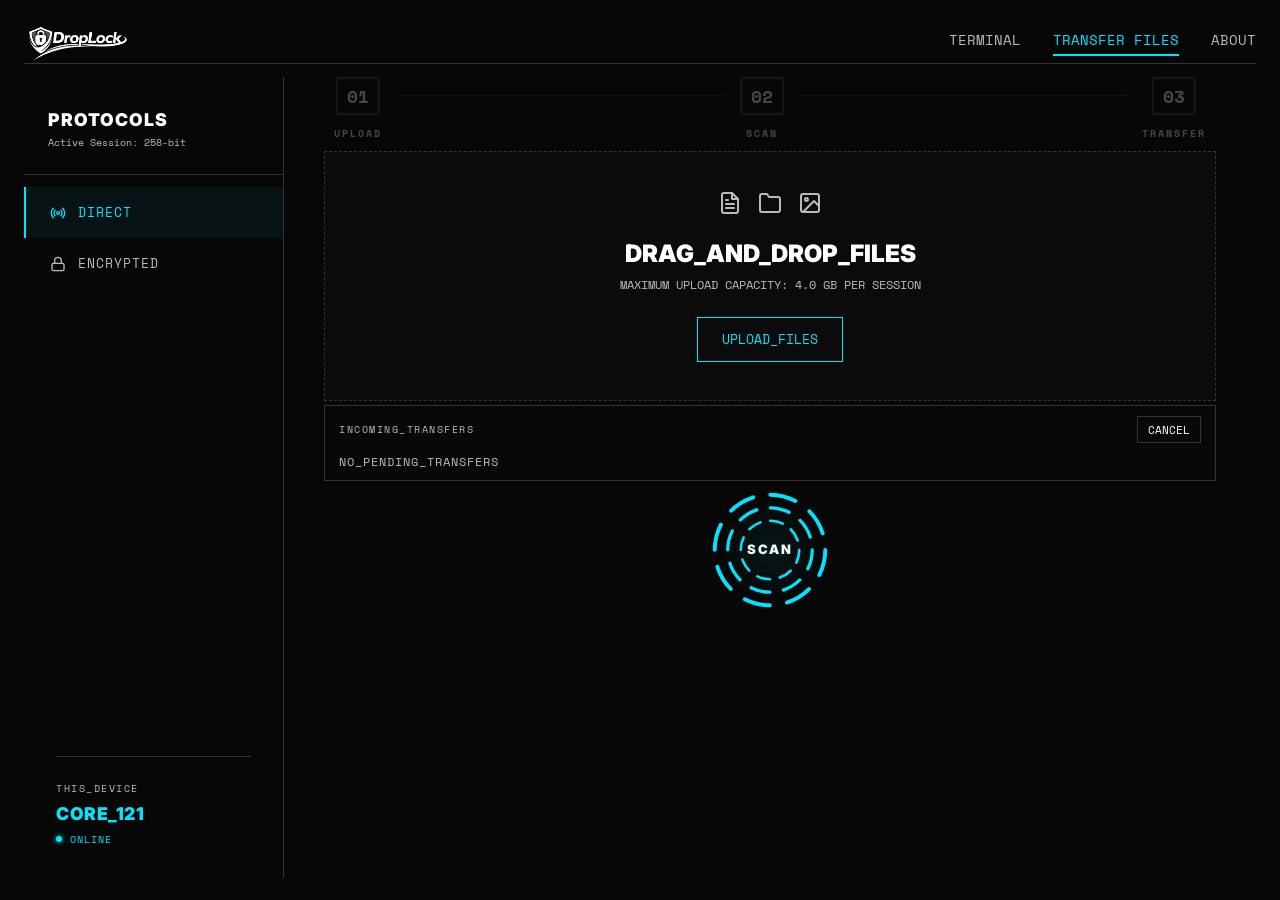
<file: transfer.html>
<!DOCTYPE html>
<html lang="en">
<head>
  <meta charset="UTF-8">
  <meta name="viewport" content="width=device-width, initial-scale=1.0">
  <meta name="description" content="Send files with DropLock using direct or encrypted transfer modes built for private, account-free sharing.">
  <title>DropLock - Secure Transfer</title>
  <link rel="icon" type="image/x-icon" href="images/favicon.ico">
  <link rel="icon" type="image/png" href="images/droplock-icon.png">
  <link rel="stylesheet" href="style.css">
  <link rel="preconnect" href="https://fonts.googleapis.com">
  <link rel="preconnect" href="https://fonts.gstatic.com" crossorigin>
  <link href="https://fonts.googleapis.com/css2?family=Space+Mono:ital,wght@0,400;0,700;1,400;1,700&family=Inter:wght@400;700;900&display=swap" rel="stylesheet">
  <link rel="stylesheet" href="https://cdnjs.cloudflare.com/ajax/libs/font-awesome/6.5.1/css/all.min.css">
  <script>
    window.__DROPLOCK_API_BASE_URL = (window.location.hostname === 'localhost' || window.location.hostname === '127.0.0.1') 
      ? 'http://localhost:8080' 
      : 'https://droplock-backend-vesm.onrender.com';
  </script>
</head>
<body class="transfer-page">

  <div class="layout-wrapper transfer-layout-wrapper">
    <!-- Header -->
    <header class="top-nav">
      <div class="logo">
        <a href="index.html" style="display: flex; align-items: center; text-decoration: none;">
          <img src="images/DropLock_logo-.webp" alt="DROPLOCK" class="logo-img">
        </a>
      </div>
      <nav class="nav-links">
        <a href="index.html">TERMINAL</a>
        <a href="transfer.html" class="active">TRANSFER FILES</a>
        <a href="about.html">ABOUT</a>
      </nav>
    </header>

    <div class="transfer-container">
      <aside class="transfer-sidebar">
        <div class="sidebar-header">
          <h2 class="sidebar-title">PROTOCOLS</h2>
          <div class="sidebar-subtitle">Active Session: 258-bit</div>
          <div class="my-identity transfer-mobile-identity">
            <div class="identity-label">THIS_DEVICE</div>
            <div class="identity-name" data-my-device-name>--</div>
            <div class="identity-status">
              <span class="pulse-dot"></span>
              ONLINE
            </div>
          </div>
        </div>
        
        <nav class="protocol-nav">
          <a href="#" id="proto-direct" class="protocol-item active">
            <svg xmlns="http://www.w3.org/2000/svg" width="16" height="16" viewBox="0 0 24 24" fill="none" stroke="currentColor" stroke-width="2" stroke-linecap="round" stroke-linejoin="round"><circle cx="12" cy="12" r="2"></circle><path d="M16.24 7.76a6 6 0 0 1 0 8.49m-8.48-.01a6 6 0 0 1 0-8.49m11.31-2.82a10 10 0 0 1 0 14.14m-14.14 0a10 10 0 0 1 0-14.14"></path></svg>
            DIRECT
          </a>
          <a href="#" id="proto-encrypted" class="protocol-item">
            <svg xmlns="http://www.w3.org/2000/svg" width="16" height="16" viewBox="0 0 24 24" fill="none" stroke="currentColor" stroke-width="2" stroke-linecap="round" stroke-linejoin="round"><rect x="3" y="11" width="18" height="11" rx="2" ry="2"></rect><path d="M7 11V7a5 5 0 0 1 10 0v4"></path></svg>
            ENCRYPTED
          </a>
        </nav>

        <div class="sidebar-footer">
          <div class="my-identity">
            <div class="identity-label">THIS_DEVICE</div>
            <div id="my-device-name" class="identity-name" data-my-device-name>--</div>
            <div class="identity-status">
              <span class="pulse-dot"></span>
              ONLINE
            </div>
          </div>
        </div>
      </aside>

      <main class="transfer-main">
        <!-- DIRECT TRANSFER VIEW -->
        <div id="direct-transfer-view">
          <!-- Step Progress Indicator -->
          <div class="step-indicator">
            <div class="step step-active" id="step-1">
              <div class="step-box">01</div>
              <div class="step-label">UPLOAD</div>
            </div>
            <div class="step-connector"></div>
            <div class="step" id="step-2">
              <div class="step-box">02</div>
              <div class="step-label">SCAN</div>
            </div>
            <div class="step-connector"></div>
            <div class="step" id="step-3">
              <div class="step-box">03</div>
              <div class="step-label">TRANSFER</div>
            </div>
          </div>

          <!-- Upload Sector -->
          <div id="drop-zone" class="transfer-panel upload-panel">
            <div class="upload-zone">
              <div class="upload-icons">
                <svg xmlns="http://www.w3.org/2000/svg" width="24" height="24" viewBox="0 0 24 24" fill="none" stroke="var(--text-dim)" stroke-width="2" stroke-linecap="round" stroke-linejoin="round"><path d="M14 2H6a2 2 0 0 0-2 2v16a2 2 0 0 0 2 2h12a2 2 0 0 0 2-2V8z"></path><polyline points="14 2 14 8 20 8"></polyline><line x1="16" y1="13" x2="8" y2="13"></line><line x1="16" y1="17" x2="8" y2="17"></line><polyline points="10 9 9 9 8 9"></polyline></svg>
                <svg xmlns="http://www.w3.org/2000/svg" width="24" height="24" viewBox="0 0 24 24" fill="none" stroke="var(--text-dim)" stroke-width="2" stroke-linecap="round" stroke-linejoin="round"><path d="M22 19a2 2 0 0 1-2 2H4a2 2 0 0 1-2-2V5a2 2 0 0 1 2-2h5l2 3h9a2 2 0 0 1 2 2z"></path></svg>
                <svg xmlns="http://www.w3.org/2000/svg" width="24" height="24" viewBox="0 0 24 24" fill="none" stroke="var(--text-dim)" stroke-width="2" stroke-linecap="round" stroke-linejoin="round"><rect x="3" y="3" width="18" height="18" rx="2" ry="2"></rect><circle cx="8.5" cy="8.5" r="1.5"></circle><polyline points="21 15 16 10 5 21"></polyline></svg>
              </div>
              <h2 class="upload-title">DRAG_AND_DROP_FILES</h2>
              <p class="upload-subtitle">MAXIMUM UPLOAD CAPACITY: 4.0 GB PER SESSION</p>
              <button id="upload-btn" class="btn-outline">UPLOAD_FILES</button>
              <div id="upload-progress-wrap" class="upload-progress-wrap is-hidden">
                <div class="progress-container x-large">
                  <div id="upload-progress-bar" class="progress-bar" style="width: 0%;"></div>
                </div>
                <div id="upload-progress-text" class="progress-desc">PREPARING_FILES... 0%</div>
              </div>
            </div>
          </div>

          <div id="staged-files-container" class="staged-files-container"></div>

          <div id="transfer-target-panel" class="transfer-target-panel is-hidden">
            <div class="transfer-target-box">
              <div class="target-info">
                <span class="target-label">TARGET_DEVICE</span>
                <span id="selected-device-name" class="target-device-name">UNSET</span>
              </div>
              <button id="unselect-device-btn" class="unselect-device-btn" title="Unselect device">
                <svg xmlns="http://www.w3.org/2000/svg" width="16" height="16" viewBox="0 0 24 24" fill="none" stroke="currentColor" stroke-width="2" stroke-linecap="round" stroke-linejoin="round"><line x1="18" y1="6" x2="6" y2="18"></line><line x1="6" y1="6" x2="18" y2="18"></line></svg>
              </button>
            </div>
            <button id="transfer-start-btn" class="btn-outline" type="button">TRANSFER</button>
          </div>

          <div id="transfer-progress-wrap" class="transfer-progress-wrap is-hidden">
            <div class="progress-container x-large">
              <div id="transfer-progress-bar" class="progress-bar" style="width: 0%;"></div>
            </div>
            <div id="transfer-progress-text" class="progress-desc">TRANSFER_PENDING</div>
          </div>

          <button id="transfer-cancel-btn" class="btn-outline-minimal transfer-cancel-btn is-hidden" type="button">CANCEL</button>

          <div id="transfer-result" class="transfer-result is-hidden">
            <div class="result-icon">
              <svg xmlns="http://www.w3.org/2000/svg" width="24" height="24" viewBox="0 0 24 24" fill="none" stroke="var(--cyan)" stroke-width="2" stroke-linecap="round" stroke-linejoin="round"><polyline points="20 6 9 17 4 12"></polyline></svg>
            </div>
            <div id="transfer-result-text" class="result-text">TRANSFER_COMPLETED_SUCCESSFULLY</div>
          </div>

          <section class="incoming-transfers-panel">
            <div class="incoming-header">
              <div class="target-label">INCOMING_TRANSFERS</div>
              <button id="cancel-incoming-btn" class="btn-outline-minimal" style="font-size: 0.7rem; padding: 4px 10px;">CANCEL</button>
            </div>
            <div id="incoming-transfers-empty" class="incoming-empty">NO_PENDING_TRANSFERS</div>
            <div id="incoming-transfers" class="incoming-transfers"></div>
          </section>

          <!-- Animated SVG Scan Button -->
          <div id="scan-btn-wrapper" class="scan-btn-wrapper">
            <button id="scan-btn" class="scan-btn" aria-label="Scan for devices">
              <svg class="scan-svg" viewBox="0 0 200 200" xmlns="http://www.w3.org/2000/svg">
                <!-- Outer ring - rotate clockwise -->
                <g class="scan-ring scan-ring-outer">
                  <circle cx="100" cy="100" r="85" stroke-width="6" stroke-linecap="round" fill="none" stroke-dasharray="40 26.75"/>
                </g>
                <!-- Middle ring - rotate counter-clockwise -->
                <g class="scan-ring scan-ring-middle">
                  <circle cx="100" cy="100" r="65" stroke-width="5" stroke-linecap="round" fill="none" stroke-dasharray="30 21.05"/>
                </g>
                <!-- Inner ring - rotate clockwise (faster) -->
                <g class="scan-ring scan-ring-inner">
                  <circle cx="100" cy="100" r="45" stroke-width="4" stroke-linecap="round" fill="none" stroke-dasharray="20 15.34"/>
                </g>
                <!-- Center SCAN text -->
                <text x="100" y="106" text-anchor="middle" class="scan-text">SCAN</text>
              </svg>
            </button>
          </div>
        </div>

        <!-- ENCRYPTED TRANSFER VIEW -->
        <div id="encrypted-transfer-view" class="is-hidden" style="display: none;">
          <div class="encrypted-protocol-title">
            <svg xmlns="http://www.w3.org/2000/svg" width="20" height="20" viewBox="0 0 24 24" fill="none" stroke="var(--cyan)" stroke-width="2" stroke-linecap="round" stroke-linejoin="round"><rect x="3" y="11" width="18" height="11" rx="2" ry="2"></rect><path d="M7 11V7a5 5 0 0 1 10 0v4"></path></svg>
            ENCRYPTED TRANSFER
          </div>
          <p class="upload-subtitle" style="margin-bottom: 24px;">Securely transfer files using a generated, one-time access code.</p>

          <!-- Upload Sector for Encrypted -->
          <div id="enc-drop-zone" class="transfer-panel upload-panel" style="min-height: 160px; margin-bottom: 24px;">
            <div class="upload-zone">
              <h2 class="upload-title" style="font-size: 1.2rem;">UPLOAD_FILES_FOR_TRANSFERING</h2>
              <button id="enc-upload-btn" class="btn-outline" style="margin-top: 12px;">SELECT_FILES</button>
            </div>
          </div>

          <div id="enc-staged-container" class="staged-files-container"></div>

          <div class="encrypted-boxes">
            <!-- Generate Code Box (Sender) -->
            <div class="transfer-panel encrypted-box sender-box">
              <div class="enc-box-header">
                <span class="enc-label">SEND FILES</span>
              </div>
              <p class="enc-desc">Generate an 8-character code to share securely with the receiver.</p>
              
              <button id="enc-generate-btn" class="btn-outline enc-action-btn" type="button">GENERATE CODE</button>
              <div id="enc-generate-error" class="recovery-error" style="margin-top: 8px;"></div>
              
              <div id="enc-code-display-wrap" class="enc-code-display-wrap is-hidden">
                <div class="enc-code-box">
                  <span id="enc-generated-code" class="enc-code-value">--------</span>
                  <button id="enc-copy-btn" class="enc-copy-btn" title="Copy to clipboard">
                    <i class="far fa-copy"></i>
                  </button>
                </div>
                <div class="enc-code-info">Code expires in 5 minutes</div>
              </div>
            </div>

            <!-- Receive Code Box (Receiver) -->
            <div class="transfer-panel encrypted-box receiver-box">
              <div class="enc-box-header">
                <span class="enc-label">RECEIVE FILES</span>
              </div>
              <p class="enc-desc">Enter an 8-character access code to securely decrypt and download files.</p>
              
              <div class="enc-input-wrap">
                <input type="text" id="enc-receive-input" class="enc-code-input" placeholder="ENTER CODE" maxlength="8" style="text-transform: uppercase;">
                <button id="enc-receive-btn" class="btn-outline enc-action-btn">RETRIEVE</button>
              </div>
              <div id="enc-receive-error" class="recovery-error" style="margin-top: 8px;"></div>
            </div>
          </div>

          <!-- Encrypted Incoming List -->
          <div id="enc-incoming-container" class="enc-incoming-container is-hidden">
            <h3 class="target-label" style="margin-bottom: 12px; color: var(--cyan);">DECRYPTED_FILES</h3>
            <div id="enc-incoming-list" class="incoming-transfers"></div>
          </div>
        </div>

        <input type="file" id="file-input" multiple style="position: absolute; width: 0; height: 0; opacity: 0; overflow: hidden;">
        <input type="file" id="enc-file-input" multiple style="position: absolute; width: 0; height: 0; opacity: 0; overflow: hidden;">

      </main>

      <!-- Full-screen Scanning Overlay -->
      <div id="scan-overlay" class="scan-overlay">
        <div class="scan-overlay-content">
          <div class="radar-search-panel" aria-label="Search online devices">
            <div class="radar-search-row">
              <input type="search" id="radar-search-input" class="radar-search-input" placeholder="SEARCH DEVICE NAME" autocomplete="off">
              <button id="radar-search-btn" class="radar-search-btn" type="button">SEARCH</button>
            </div>
            <div id="radar-search-results" class="radar-search-results is-hidden"></div>
          </div>

          <!-- Onion rings SVG -->
          <svg id="scan-radar" class="scan-radar" viewBox="0 0 600 600" xmlns="http://www.w3.org/2000/svg">
            <!-- Concentric rings -->
            <circle cx="300" cy="300" r="260" class="radar-ring radar-ring-1" fill="none"/>
            <circle cx="300" cy="300" r="210" class="radar-ring radar-ring-2" fill="none"/>
            <circle cx="300" cy="300" r="160" class="radar-ring radar-ring-3" fill="none"/>
            <circle cx="300" cy="300" r="110" class="radar-ring radar-ring-4" fill="none"/>
            <!-- Removed r=60 ring to prevent overlap with center UI -->
            <!-- Sweep line -->
            <line x1="300" y1="300" x2="300" y2="40" class="radar-sweep" />
            <!-- Users will be dynamically added here -->
            <g id="radar-users"></g>
          </svg>



          <!-- Cancel button at center -->
          <button id="scan-cancel-btn" class="scan-cancel-btn">
            <svg xmlns="http://www.w3.org/2000/svg" width="24" height="24" viewBox="0 0 24 24" fill="none" stroke="currentColor" stroke-width="2" stroke-linecap="round" stroke-linejoin="round"><line x1="18" y1="6" x2="6" y2="18"></line><line x1="6" y1="6" x2="18" y2="18"></line></svg>
            <span>CANCEL</span>
          </button>
          <div id="scan-status-text" class="scan-status-text">SCANNING_FOR_ONLINE_DEVICES...</div>

          <!-- Fallback list for many users -->
          <div id="radar-list-fallback" class="radar-list-fallback is-hidden">
            <div class="radar-list-title">ONLINE_DIRECTORY</div>
            <div id="radar-list-items" class="radar-list-items"></div>
          </div>
        </div>
      </div>
    </div>
  </div>

  <script src="app.js"></script>
</body>
</html>
</file>
<file: style.css>
:root {
  --cyan: #00e5ff;
  --bg-dark: #070707;
  --card-bg: rgba(15, 15, 15, 0.85);
  --overlay-bg: rgba(0, 0, 0, 0.85);
  --input-bg: transparent;
  --border-color: #333;
  --text-main: #ffffff;
  --text-dim: #bbbbbb;
  --font-mono: 'Space Mono', monospace;
  --font-sans: 'Inter', sans-serif;
  --card-title: #ffffff;
}

body.light-mode {
  --bg-dark: #f0f0f0;
  --card-bg: #ffffff;
  --overlay-bg: rgba(0, 0, 0, 0.6);
  --input-bg: #ffffff;
  --border-color: #000000; /* Pure black outlines */
  --text-main: #000000;
  --text-dim: #333333;
  --card-title: #000000;
  --cyan: #008b9b;
}

body.stealth-mode {
  --bg-dark: #050505; /* Blacker background */
  --card-bg: rgba(20, 10, 30, 0.9); /* Deep purple tint */
  --overlay-bg: rgba(5, 0, 10, 0.9);
  --input-bg: rgba(30, 15, 45, 0.5);
  --border-color: #5d00a1; /* Purple border */
  --text-main: #ffffff;
  --text-dim: #9d80b3;
  --card-title: #f0e0ff;
  --cyan: #d400ff; /* Neon Magenta/Purple accent */
}

body.stealth-mode .left-sidebar,
body.stealth-mode .nav-links {
  display: none;
}

/* ---- Page Transition ---- */
@keyframes pageFadeIn {
  from { opacity: 0; transform: translateY(6px); }
  to   { opacity: 1; transform: translateY(0); }
}

body {
  animation: pageFadeIn 0.25s ease forwards;
}

/* Fade-out: added to body via JS before navigation */
body.page-exit {
  opacity: 0;
  transform: translateY(-4px);
  transition: opacity 0.18s ease, transform 0.18s ease;
  pointer-events: none;
}


* {
  margin: 0;
  padding: 0;
  box-sizing: border-box;
}

body {
  background-color: var(--bg-dark);
  color: var(--text-main);
  font-family: var(--font-mono);
  overflow-x: hidden;
  overflow-y: auto;
  min-height: 100vh;
  min-height: 100dvh;
  transition: background-color 0.3s, color 0.3s;
}


/* Canvas Background */
#bg-canvas {
  position: fixed; /* Changed from absolute to fixed for multi-page support */
  top: 0; left: 0;
  width: 100vw; height: 100vh;
  z-index: -1;
  pointer-events: none;
  opacity: 0.75;
}

/* Layout Wrapper */
.layout-wrapper {
  position: relative;
  display: flex;
  flex-direction: column;
  padding: clamp(16px, 2.5vh, 24px) clamp(16px, 2vw, 24px);
  gap: clamp(8px, 1.5vh, 16px);
}

/* Header */
.top-nav {
  display: flex;
  justify-content: space-between;
  align-items: center;
  border-bottom: 1px solid var(--border-color);
  flex-shrink: 0;
}

.logo {
  display: flex;
  align-items: center;
}

.logo-img {
  height: 40px; /* Increased from 32px to 40px */
  width: auto;
  display: block;
}

.nav-links {
  display: flex;
  gap: 32px;
  font-size: 0.85rem;
  color: var(--text-dim);
}

.nav-links a {
  color: inherit;
  text-decoration: none;
  text-transform: uppercase;
  transition: color 0.2s;
}

.nav-links a:hover {
  color: var(--text-main);
}

.nav-links a.active {
  color: var(--cyan);
  border-bottom: 2px solid var(--cyan);
  padding-bottom: 4px;
}

.nav-icons {
  display: flex;
  gap: 16px;
}

.icon-cyan {
  color: var(--cyan);
  cursor: pointer;
}

/* Left Sidebar */
.left-sidebar {
  position: absolute;
  left: 32px;
  top: 50%;
  transform: translateY(-50%);
  display: flex;
  flex-direction: column;
  justify-content: space-between;
  height: 60vh;
  width: 20px;
  align-items: center;
  z-index: 50; /* Ensure it's above canvas */
}

.rotated-text {
  display: none;
}

.side-icons {
  display: flex;
  flex-direction: column;
  gap: 24px;
  color: var(--cyan);
  z-index: 60;
}

.side-icons svg, .side-icons div {
  cursor: pointer;
  transition: color 0.2s;
}

.side-icons svg:hover {
  color: var(--text-main);
}

/* Main Content */
.main-content {
  display: flex;
  flex-direction: column;
  align-items: center;
  justify-content: flex-start;
  flex: 1; /* Added flex: 1 to ensure it fills available space */
  min-height: 0;
  padding: clamp(24px, 4vh, 48px) 0 clamp(8px, 1.5vh, 16px);
  width: 100%;
}

.main-row {
  width: min(1040px, 100%);
  display: flex;
  align-items: flex-start;
  justify-content: center;
  gap: clamp(16px, 2.5vw, 32px);
}

.vault-card {
  background-color: var(--card-bg);
  border: 1px solid var(--border-color);
  padding: clamp(24px, 4vh, 48px) clamp(24px, 4vw, 48px);
  width: 100%;
  max-width: 600px;
  backdrop-filter: blur(5px);
}

.main-row .vault-card {
  flex: 1 1 600px;
}

.howto-card {
  flex: 0 1 380px;
  background-color: var(--card-bg);
  border: 1px solid var(--border-color);
  padding: 24px;
  backdrop-filter: blur(5px);
  display: flex;
  flex-direction: column;
  gap: 16px;
}

.howto-title-bordered {
  font-family: var(--font-sans);
  font-size: 1.25rem;
  font-weight: 900;
  color: var(--text-main);
  border-bottom: 2px solid var(--border-color);
  padding-bottom: 8px;
  margin-bottom: 4px;
  letter-spacing: 1px;
}

.howto-list {
  display: flex;
  flex-direction: column;
  gap: 20px;
}

.howto-item {
  display: flex;
  gap: 16px;
}

.howto-num {
  font-family: var(--font-sans);
  font-size: 1.1rem;
  font-weight: 900;
  color: var(--cyan);
  line-height: 1.2;
}

.howto-content h3 {
  font-size: 0.75rem;
  color: var(--text-dim);
  letter-spacing: 2px;
  margin-bottom: 6px;
  font-weight: 700;
}

.howto-content p {
  font-size: 0.85rem;
  color: var(--text-main);
  line-height: 1.4;
}

.howto-content p strong {
  color: var(--text-main);
  font-weight: 700;
}

.howto-badge {
  display: flex;
  align-items: center;
  gap: 10px;
  font-size: 0.65rem;
  color: var(--cyan);
  letter-spacing: 1.5px;
  font-weight: 700;
  margin-top: 8px;
  opacity: 0.8;
}

.howto-badge svg {
  width: 14px;
  height: 14px;
}

.vault-title {
  font-family: var(--font-sans);
  font-weight: 900;
  font-size: clamp(2.4rem, 5vw, 3.5rem);
  letter-spacing: -1px;
  color: var(--card-title);
  margin-bottom: 8px;
}

.status-indicator {
  font-size: 0.7rem;
  letter-spacing: 2px;
  color: var(--cyan);
  margin-bottom: clamp(20px, 3vh, 32px);
}

.status-text {
  opacity: 0.8;
}

.input-group {
  position: relative;
  margin-bottom: clamp(18px, 2.5vh, 24px);
}

.input-label {
  position: absolute;
  top: -8px;
  left: 12px;
  background-color: var(--card-bg);
  padding: 0 4px;
  font-size: 0.6rem;
  color: var(--cyan);
  letter-spacing: 1px;
}

.terminal-input {
  width: 100%;
  background: var(--input-bg);
  border: 1px solid var(--text-main);
  padding: 16px;
  color: var(--text-main);
  font-family: var(--font-mono);
  font-size: 1rem;
  outline: none;
  transition: border-color 0.2s;
}

.terminal-input:focus {
  border-color: var(--cyan);
}

.terminal-input::placeholder {
  color: var(--text-dim);
  opacity: 0.5;
}

.action-row {
  display: flex;
  align-items: center;
  gap: 24px;
  margin-bottom: clamp(20px, 3vh, 32px);
}

.btn-access {
  background: transparent;
  border: 1px solid var(--cyan);
  color: var(--cyan);
  font-family: var(--font-sans);
  font-weight: 700;
  font-size: 1rem;
  padding: 16px 24px;
  cursor: pointer;
  transition: all 0.2s;
  letter-spacing: 1px;
}

.btn-access:hover {
  background: rgba(0, 229, 255, 0.1);
  box-shadow: 0 0 15px rgba(0, 229, 255, 0.2);
}

.security-protocol .sp-label {
  font-size: 0.6rem;
  color: var(--text-dim);
  margin-bottom: 4px;
}

.security-protocol .sp-value {
  font-size: 0.8rem;
  font-weight: bold;
}

.security-protocol:hover .sp-value {
  color: var(--cyan);
}

.security-protocol:hover .sp-label {
  color: var(--text-main);
}

.card-footer {
  display: flex;
  justify-content: space-between;
  align-items: flex-end;
  border-top: 1px solid rgba(255, 255, 255, 0.05);
  padding-top: clamp(12px, 2vh, 18px);
}

.footer-desc {
  font-size: 0.85rem;
  color: var(--text-dim);
  line-height: 1.6;
}

.architecture-info {
  text-align: right;
}

.arch-label {
  font-size: 0.5rem;
  color: var(--text-dim);
  letter-spacing: 1px;
  margin-bottom: 4px;
}

.arch-value {
  font-family: var(--font-sans);
  font-weight: 900;
  font-size: 1.25rem;
  color: var(--card-title);
}

.tags-container {
  margin-top: clamp(16px, 2vh, 24px);
  display: flex;
  gap: 16px;
  flex-wrap: wrap;
  justify-content: center;
}

.tag {
  border: 1px solid var(--border-color);
  padding: 8px 16px;
  font-size: 0.65rem;
  color: var(--text-dim);
  letter-spacing: 1px;
}

#intro-btn {
  background: transparent;
  border: 1px solid var(--cyan);
  color: var(--cyan);
  cursor: pointer;
  font-family: var(--font-mono);
  transition: all 0.2s ease;
  outline: none;
}

#intro-btn:hover {
  background: rgba(0, 229, 255, 0.1);
  box-shadow: 0 0 15px rgba(0, 229, 255, 0.2);
}

/* Footer */
.bottom-footer {
  display: flex;
  justify-content: space-between;
  align-items: center;
  border-top: 1px solid var(--border-color);
  padding: clamp(12px, 1.5vh, 16px) 0;
  font-size: 0.75rem;
  color: var(--text-dim);
  letter-spacing: 1px;
  flex-shrink: 0;
}


.footer-left {
  display: flex;
  align-items: center;
  gap: 6px;
}

.copyright-icon {
  font-size: 1.25rem; /* Large and clear */
  line-height: 1;
  display: flex;
  align-items: center;
}



.footer-right {
  display: flex;
  gap: 24px;
}

.footer-right span {
  transition: color 0.2s;
}

.footer-right .footer-link {
  color: var(--text-dim);
  text-decoration: none;
  cursor: pointer;
  transition: color 0.2s;
}

.footer-right .footer-link:hover {
  color: var(--text-main);
}

/* Tooltip Styling */
.tooltip {
  position: relative;
  display: flex;
  align-items: center;
  justify-content: center;
}

.tooltip::after {
  content: attr(data-tooltip);
  position: absolute;
  left: 100%;
  margin-left: 10px;
  padding: 4px 8px;
  background: var(--card-bg);
  border: 1px solid var(--border-color);
  color: var(--cyan);
  font-size: 0.6rem;
  white-space: nowrap;
  opacity: 0;
  visibility: hidden;
  transition: all 0.2s ease;
  pointer-events: none;
  z-index: 100;
  letter-spacing: 1px;
}

.tooltip:hover::after {
  opacity: 1;
  visibility: visible;
  margin-left: 15px;
}

/* Bottom Tooltip Override - High Right Alignment for Header */
.tooltip-bottom::after {
  right: 0 !important;
  left: auto !important;
  top: 100% !important;
  transform: translateY(0) !important;
  margin-left: 0 !important;
  margin-top: 10px;
}

.tooltip-bottom:hover::after {
  margin-top: 15px;
}

/* --- RESPONSIVENESS --- */

@media (max-width: 1024px) {
  /* Instead of hiding, move it to the bottom-left corner to avoid overlapping the central card */
  .left-sidebar {
    top: auto;
    bottom: 100px;
    left: 20px;
    height: auto;
    transform: none;
    gap: 32px;
  }
  
  .rotated-text {
    /* Optionally make it horizontal or keep it vertical but shorter/positioned better */
    font-size: 0.65rem;
  }

  .main-row {
    width: min(760px, 100%);
  }
}

@media (max-width: 900px) {
  .left-sidebar {
    position: relative;
    top: auto;
    left: auto;
    bottom: auto;
    transform: none;
    flex-direction: row;
    height: auto;
    width: auto;
    margin-bottom: 24px;
    gap: 32px;
    order: -1;
  }

  .side-icons {
    flex-direction: row;
    gap: 32px;
  }

  .main-content {
    justify-content: flex-start;
    padding-top: 0;
    margin-top: 0;
  }

  .main-row {
    flex-direction: column;
    align-items: center;
    gap: 32px;
  }

  .main-row .vault-card,
  .main-row .howto-card {
    flex: none;
  }

  .vault-card {
    padding: 24px 20px 24px 20px; /* Restored some breathing room at the bottom */
  }

  .status-indicator {
    margin-bottom: 24px; /* Reduced from 48px */
  }

  .action-row {
    margin-bottom: 32px; /* Reduced from 48px */
  }

  .card-footer {
    padding-top: 16px; /* Reduced from 24px */
  }

  .howto-card {
    max-width: 600px;
    width: 100%;
    padding: 24px; /* Fixed padding */
    padding-bottom: 24px; /* Reduced bottom padding */
  }

  #intro-btn {
    display: none !important;
  }
}

@media (max-width: 768px) {
  body {
    overflow-y: auto; /* Allow scrolling on mobile because it's taller */
  }

  .layout-wrapper {
    padding: 16px;
    height: auto;
  }

  .top-nav {
    flex-wrap: wrap;
    gap: 16px;
  }

  .nav-links {
    order: 3;
    width: 100%;
    justify-content: space-between;
    margin-top: 8px;
    font-size: 0.75rem;
  }

  .main-content {
    margin-top: 0;
    padding-top: 0;
    margin-bottom: 16px;
  }

  .main-row {
    flex-direction: column;
  }

  .vault-card {
    padding: 24px 20px 24px 20px;
  }

  .vault-title {
    font-size: 2.2rem;
  }

  .action-row {
    flex-direction: column;
    align-items: stretch;
    gap: 16px;
  }

  .btn-access {
    width: 100%;
  }

  .card-footer {
    flex-direction: column;
    align-items: flex-start;
    gap: 16px;
  }

  .architecture-info {
    text-align: left;
  }

  .tags-container {
    flex-wrap: wrap;
    justify-content: center;
  }

  .bottom-footer {
    flex-direction: column;
    gap: 16px;
    text-align: center;
  }

  .footer-right {
    flex-wrap: wrap;
    justify-content: center;
    gap: 16px;
  }
}

@media (max-width: 480px) {
  .vault-title {
    font-size: 1.8rem;
  }
}

/* Modal Overlay Design */
.modal-overlay {
  position: fixed;
  top: 0;
  left: 0;
  width: 100%;
  height: 100%;
  background: var(--overlay-bg);
  backdrop-filter: blur(8px);
  display: none; /* Changed from display: flex to prevent space issues */
  align-items: center;
  justify-content: center;
  z-index: 1000;
  opacity: 0;
  visibility: hidden;
  transition: all 0.3s ease;
}

.modal-overlay.active {
  opacity: 1;
  visibility: visible;
  display: flex; /* Ensure it shows up as flex when active */
}

.modal-content {
  position: relative;
  max-width: 500px;
  width: 90%;
  text-align: center;
  transform: translateY(20px);
  transition: transform 0.3s ease;
}

.modal-overlay.active .modal-content {
  transform: translateY(0);
}

.close-btn {
  position: absolute;
  top: 20px;
  right: 20px;
  background: transparent;
  border: none;
  color: var(--text-dim);
  font-size: 2rem;
  cursor: pointer;
  line-height: 1;
  transition: color 0.2s;
}

.close-btn:hover {
  color: var(--cyan);
}

.modal-text {
  font-size: 0.9rem;
  color: var(--text-dim);
  line-height: 1.6;
  margin-bottom: 32px;
}

.modal-title {
  font-size: 1.8rem;
  margin-bottom: 24px;
  line-height: 1.2;
}

@media (max-width: 600px) {
  .modal-title {
    font-size: 1.4rem;
    padding-right: 32px; /* Avoid overlapping the X button */
    text-align: left;
  }
  
  .close-btn {
    top: 15px;
    right: 15px;
    font-size: 1.6rem;
  }

  .modal-content {
    padding: 32px 20px;
  }
}

.modal-actions {
  display: flex;
  justify-content: center;
}

/* Intro Tour Overlay */
.tour-overlay {
  position: fixed;
  top: 0; left: 0;
  width: 100%; height: 100%;
  background: var(--overlay-bg);
  z-index: 2000;
  opacity: 0;
  visibility: hidden;
  display: none; /* Changed to display: none */
  transition: opacity 0.5s ease;
  pointer-events: none;
}
.tour-overlay.active {
  opacity: 1; 
  visibility: visible;
  display: block; /* Show when active */
  pointer-events: auto;
  background: transparent; /* Changed from var(--overlay-bg) to allow spotlight */
}

.tour-highlight {
  position: relative !important;
  z-index: 9000 !important; /* Above everything */
  box-shadow: 0 0 0 2px var(--cyan), 0 0 20px rgba(0, 229, 255, 0.6), 0 0 0 5000px rgba(0, 0, 0, 0.85) !important;
  background-color: var(--card-bg) !important;
  border-radius: 4px;
  animation: tour-pulse 2s infinite;
  pointer-events: auto; /* Allow interaction if needed */
}

@keyframes tour-pulse {
  0% {
    box-shadow: 0 0 0 2px var(--cyan), 0 0 10px rgba(0, 229, 255, 0.4), 0 0 0 5000px rgba(0, 0, 0, 0.85);
  }
  70% {
    box-shadow: 0 0 0 6px rgba(0, 229, 255, 0.3), 0 0 25px rgba(0, 229, 255, 0.6), 0 0 0 5000px rgba(0, 0, 0, 0.85);
  }
  100% {
    box-shadow: 0 0 0 2px var(--cyan), 0 0 10px rgba(0, 229, 255, 0.4), 0 0 0 5000px rgba(0, 0, 0, 0.85);
  }
}

.tour-tooltip {
  position: fixed;
  z-index: 9001; /* Above highlight and its shadow */
  background: var(--card-bg);
  border: 1px solid var(--cyan);
  padding: 24px;
  width: 320px;
  max-width: 90vw;
  box-shadow: 0 0 20px rgba(0, 0, 0, 0.8);
  opacity: 0;
  visibility: hidden;
  display: none; /* Changed to display: none */
  transition: opacity 0.4s ease, transform 0.4s ease, top 0.4s ease, left 0.4s ease;
  backdrop-filter: blur(5px);
  transform: translateY(20px);
}
.tour-tooltip.active {
  opacity: 1;
  visibility: visible;
  display: block; /* Show when active */
  transform: translateY(0);
}

.tour-title {
  font-family: var(--font-sans);
  font-weight: 900;
  font-size: 1.2rem;
  color: var(--cyan);
  margin-bottom: 8px;
}
.tour-text {
  font-family: var(--font-mono);
  font-size: 0.85rem;
  color: var(--text-main);
  line-height: 1.5;
  margin-bottom: 24px;
}
.tour-actions {
  display: flex;
  align-items: center;
  justify-content: flex-start;
}

/* Privacy Manifesto Glassmorphism Overlay */
.glassmorphism-overlay {
  position: fixed;
  top: 0;
  left: 0;
  width: 100%;
  height: 100%;
  background: rgba(0, 0, 0, 0.6);
  backdrop-filter: blur(10px);
  display: none; /* Changed to display: none */
  align-items: center;
  justify-content: center;
  z-index: 1000;
  opacity: 0;
  visibility: hidden;
  transition: all 0.4s ease;
}

.glassmorphism-overlay.active {
  opacity: 1;
  visibility: visible;
  display: flex; /* Show when active */
}

.glassmorphism-panel {
  background: linear-gradient(135deg, rgba(255, 255, 255, 0.1) 0%, rgba(255, 255, 255, 0.05) 100%);
  backdrop-filter: blur(20px);
  -webkit-backdrop-filter: blur(20px);
  border: 1px solid rgba(255, 255, 255, 0.15);
  border-radius: 24px;
  padding: 32px 48px;
  max-width: 90%;
  width: 90%;
  min-height: 80vh;
  margin: 20px auto;
  position: relative;
  transform: translateY(30px) scale(0.95);
  transition: transform 0.4s ease;
  box-shadow: 
    0 8px 32px rgba(0, 0, 0, 0.4),
    inset 0 1px 0 rgba(255, 255, 255, 0.1);
}

.glassmorphism-overlay.active .glassmorphism-panel,
.glassmorphism-panel.active-manifesto {
  transform: translateY(0) scale(1);
}

.close-manifesto-btn {
  position: absolute;
  top: 20px;
  right: 20px;
  background: transparent;
  border: none;
  color: var(--text-dim);
  font-size: 2rem;
  cursor: pointer;
  line-height: 1;
  transition: color 0.2s;
  z-index: 10;
}

.close-manifesto-btn:hover {
  color: var(--cyan);
}

.glassmorphism-panel::after {
  content: "";
  position: absolute;
  top: 0; left: 0;
  width: 100%; height: 100%;
  background: linear-gradient(rgba(18, 16, 16, 0) 50%, rgba(0, 0, 0, 0.1) 50%), linear-gradient(90deg, rgba(255, 0, 0, 0.03), rgba(0, 255, 0, 0.01), rgba(0, 0, 255, 0.03));
  background-size: 100% 3px, 3px 100%;
  pointer-events: none;
  z-index: 5;
  opacity: 0.3;
}

.manifesto-title {
  font-family: var(--font-sans);
  font-weight: 900;
  font-size: 3rem;
  letter-spacing: -1px;
  color: var(--text-main);
  margin-bottom: 12px;
  text-align: center;
}

.manifesto-subtitle {
  font-family: var(--font-mono);
  font-size: 0.75rem;
  color: var(--cyan);
  letter-spacing: 2px;
  text-align: center;
  margin-bottom: 32px;
  text-transform: uppercase;
}

.manifesto-hero {
  margin-bottom: 44px;
  text-align: center;
}

.manifesto-hero-stats {
  display: flex;
  flex-wrap: wrap;
  justify-content: center;
  gap: 12px;
  margin-top: 20px;
}

.manifesto-stat-chip {
  display: flex;
  flex-direction: column;
  gap: 4px;
  min-width: 170px;
  border: 1px solid rgba(0, 229, 255, 0.3);
  background: rgba(0, 229, 255, 0.06);
  padding: 10px 14px;
}

.chip-label {
  font-family: var(--font-mono);
  font-size: 0.62rem;
  letter-spacing: 1.5px;
  color: var(--text-dim);
}

.chip-value {
  font-family: var(--font-sans);
  font-size: 0.88rem;
  font-weight: 700;
  color: var(--cyan);
}

.manifesto-section {
  margin-bottom: 28px;
  padding: 20px;
  background: rgba(255, 255, 255, 0.03);
  border-radius: 12px;
  border: 1px solid rgba(255, 255, 255, 0.05);
}

.manifesto-section:last-child {
  margin-bottom: 0;
}

.manifesto-icon {
  display: inline-flex;
  align-items: center;
  justify-content: center;
  width: 40px;
  height: 40px;
  background: rgba(0, 229, 255, 0.1);
  border-radius: 50%;
  margin-bottom: 12px;
}

.manifesto-icon svg {
  color: var(--cyan);
}

.protocol-name {
  font-family: var(--font-sans);
  font-weight: 700;
  font-size: 1.1rem;
  color: var(--text-main);
  margin-bottom: 8px;
}

.protocol-desc {
  font-family: var(--font-mono);
  font-size: 0.8rem;
  color: var(--text-dim);
  line-height: 1.6;
}

.manifesto-footer {
  margin-top: 56px;
  border-top: 1px solid rgba(0, 229, 255, 0.12);
  padding-top: 28px;
  text-align: center;
}

.manifesto-footer-line {
  font-family: var(--font-mono);
  font-size: 0.68rem;
  color: var(--text-dim);
  opacity: 0.7;
}

.manifesto-footer-note {
  margin-top: 10px;
  font-family: var(--font-mono);
  font-size: 0.72rem;
  color: var(--cyan);
  letter-spacing: 1px;
}

@media (max-width: 768px) {
  .glassmorphism-panel {
    padding: 32px 24px;
  }
  
  .manifesto-title {
    font-size: 1.7rem;
  }

  .manifesto-stat-chip {
    min-width: 100%;
    text-align: left;
  }
  
  .protocol-name {
    font-size: 1rem;
  }
}

/* Privacy Manifesto Page */
.manifesto-page-wrapper {
  position: relative;
  min-height: 100vh;
  display: flex;
  flex-direction: column;
  padding: 40px;
  max-width: 1400px;
  margin: 0 auto;
}

.manifesto-nav {
  display: flex;
  justify-content: space-between;
  align-items: center;
  border-bottom: 1px solid var(--border-color);
  padding-bottom: 24px;
  margin-bottom: 30px;
}

.manifesto-status {
  font-family: var(--font-mono);
  font-size: 0.7rem;
  color: var(--cyan);
  letter-spacing: 2px;
}

.manifesto-grid {
  display: grid;
  grid-template-columns: repeat(auto-fit, minmax(350px, 1fr));
  gap: 24px;
  width: 100%;
}

.protocol-card {
  background: linear-gradient(165deg, rgba(255, 255, 255, 0.04) 0%, rgba(9, 12, 18, 0.65) 100%);
  border: 1px solid rgba(0, 229, 255, 0.15);
  border-radius: 12px;
  padding: 26px;
  display: flex;
  flex-direction: column;
  transition: all 0.3s ease;
  position: relative;
  overflow: hidden;
}

.protocol-card::before {
  content: "";
  position: absolute;
  top: 0; left: 0;
  width: 2px; height: 100%;
  background: var(--cyan);
  opacity: 0;
  transition: opacity 0.3s;
}

.protocol-card:hover {
  background: linear-gradient(165deg, rgba(0, 229, 255, 0.12) 0%, rgba(14, 19, 27, 0.82) 100%);
  border-color: var(--cyan);
  transform: translateY(-4px);
  box-shadow: 0 20px 45px rgba(0, 0, 0, 0.35);
}

.protocol-card:hover::before {
  opacity: 1;
}

.protocol-id {
  font-family: var(--font-mono);
  font-size: 0.6rem;
  color: var(--cyan);
  opacity: 0.6;
  margin-bottom: 24px;
}

.back-link {
  display: inline-flex;
  align-items: center;
  gap: 8px;
  color: var(--text-dim);
  text-decoration: none;
  font-family: var(--font-mono);
  font-size: 0.8rem;
  letter-spacing: 1px;
  transition: color 0.2s;
}

.back-link:hover {
  color: var(--cyan);
}

.back-link svg {
  transition: transform 0.2s;
}

.back-link:hover svg {
  transform: translateX(-4px);
}

.manifesto-main {
  flex: 1;
  display: flex;
  align-items: flex-start; /* Start from top to allow scrolling */
  justify-content: center;
  padding-bottom: 48px;
}
.manifesto-body {
  overflow-y: auto !important;
  height: auto !important;
  min-height: 100vh;
}

/* --- TRANSFER PAGE STYLES --- */
.transfer-page {
  overflow: hidden;
}

.transfer-layout-wrapper {
  display: flex;
  flex-direction: column;
  height: 100vh;
}

.transfer-container {
  display: flex;
  flex: 1;
  width: 100%;
  overflow: hidden;
}

.transfer-sidebar {
  width: 260px;
  border-right: 1px solid var(--border-color);
  padding: 32px 0;
  display: flex;
  flex-direction: column;
  justify-content: space-between;
  flex-shrink: 0;
}

body.light-mode .transfer-sidebar {
  background: #ffffff;
}

.sidebar-footer {
  padding: 0 32px;
  margin-top: auto;
}

.my-identity {
  border-top: 1px solid var(--border-color);
  padding-top: 24px;
}

.transfer-mobile-identity {
  display: none;
}

.identity-label {
  font-family: var(--font-mono);
  font-size: 0.6rem;
  color: var(--text-dim);
  letter-spacing: 1.5px;
  margin-bottom: 8px;
}

.identity-name {
  font-family: var(--font-sans);
  font-size: 1.1rem;
  font-weight: 900;
  color: var(--cyan);
  margin-bottom: 8px;
  letter-spacing: 0.5px;
}

.identity-status {
  display: flex;
  align-items: center;
  gap: 8px;
  font-family: var(--font-mono);
  font-size: 0.6rem;
  color: var(--cyan);
  letter-spacing: 1px;
}

.pulse-dot {
  width: 6px;
  height: 6px;
  background: var(--cyan);
  border-radius: 50%;
  box-shadow: 0 0 5px var(--cyan);
  animation: identity-pulse 2s infinite;
}

@keyframes identity-pulse {
  0% { opacity: 0.4; transform: scale(1); }
  50% { opacity: 1; transform: scale(1.2); }
  100% { opacity: 0.4; transform: scale(1); }
}

.sidebar-header {
  padding: 0px 24px 24px;
  border-bottom: 1px solid var(--border-color);
}

.sidebar-title {
  font-family: var(--font-sans);
  font-weight: 900;
  font-size: 1.1rem;
  color: var(--text-main);
  letter-spacing: 1px;
  margin-bottom: 4px;
}

.sidebar-subtitle {
  font-family: var(--font-mono);
  font-size: 0.65rem;
  color: var(--text-dim);
}

.protocol-nav {
  display: flex;
  flex-direction: column;
  padding: 12px 0;
}

.protocol-item {
  display: flex;
  align-items: center;
  gap: 12px;
  padding: 16px 24px;
  color: var(--text-dim);
  text-decoration: none;
  font-family: var(--font-mono);
  font-size: 0.8rem;
  letter-spacing: 1px;
  transition: all 0.2s;
  border-left: 2px solid transparent;
}

.protocol-item svg {
  transition: color 0.2s;
}

.protocol-item:hover {
  background: rgba(255,255,255,0.02);
  color: var(--text-main);
}

.protocol-item.active {
  background: rgba(0, 229, 255, 0.05);
  color: var(--cyan);
  border-left-color: var(--cyan);
}

.dropdown-item {
  display: flex;
  align-items: center;
  gap: 12px;
  color: var(--text-dim);
  text-decoration: none;
  font-family: var(--font-mono);
  font-size: 0.8rem;
  letter-spacing: 1px;
  padding: 12px 48px; /* Indent under the parent link */
  transition: all 0.2s;
  border-left: 2px solid transparent;
}

.dropdown-item:hover {
  background: rgba(255,255,255,0.02);
  color: var(--cyan);
}

.icon-fixed {
  width: 16px;
  text-align: center;
}

.transfer-main {
  flex: 1;
  padding: 0 40px 40px 40px;
  display: flex;
  flex-direction: column;
  gap: 16px;
  overflow-y: auto;
  max-width: 1100px;
  margin: 0 auto;
}

/* Stepper */
.stepper-header {
  display: flex;
  align-items: center;
  margin-bottom: 8px; /* Reduced from 16px */
  padding: 0 16px;
}

.step {
  display: flex;
  flex-direction: column;
  align-items: center;
  gap: 8px;
}

.step-num-box {
  border: 1px solid var(--border-color);
  padding: 4px 8px;
  font-family: var(--font-sans);
  font-size: 0.85rem;
  color: var(--text-dim);
  transition: border-color 0.5s ease, color 0.5s ease, box-shadow 0.5s ease;
}

.step.active .step-num-box {
  border-color: var(--cyan);
  color: var(--cyan);
  box-shadow: 0 0 10px rgba(0, 229, 255, 0.3);
}

.step-label {
  font-family: var(--font-mono);
  font-size: 0.65rem;
  color: var(--text-dim);
  letter-spacing: 2px;
  transition: color 0.5s ease;
}

.step.active .step-label {
  color: var(--cyan);
}

.step-line {
  flex: 1;
  height: 1px;
  background: var(--border-color);
  margin: 0 16px;
  position: relative;
  top: -12px;
  transition: background 0.6s ease;
}

.step.active + .step-line {
  background: linear-gradient(90deg, var(--cyan) 0%, var(--border-color) 100%);
}

/* Panels */
.transfer-panel {
  background: rgba(18, 16, 16, 0.6);
  backdrop-filter: blur(5px);
  border: 1px solid var(--border-color);
  padding: 24px; /* Reduced from 32px for compactness */
}

body.light-mode .transfer-panel,
body.light-mode .system-item,
body.light-mode .staged-file-item,
body.light-mode .incoming-item,
body.light-mode .encrypted-box {
  background: rgba(240, 240, 240, 0.6) !important; /* Darker white/light-gray color for light mode */
}

/* Fix invisible inputs and buttons inside encrypted boxes in light mode */
body.light-mode .enc-code-input {
  background: rgba(0, 0, 0, 0.03);
  border-color: rgba(0, 0, 0, 0.2);
}
body.light-mode .enc-code-input::placeholder {
  color: rgba(0, 0, 0, 0.4);
}
body.light-mode .enc-action-btn:disabled {
  border-color: rgba(0, 0, 0, 0.2);
  color: rgba(0, 0, 0, 0.4);
}

.upload-panel {
  border: 1px dashed var(--border-color);
  display: flex;
  justify-content: center;
  align-items: center;
  min-height: 250px;
  transition: border-color 0.2s;
}

.upload-panel:hover {
  border-color: var(--cyan);
}

.upload-zone {
  text-align: center;
}

.upload-icons {
  display: flex;
  justify-content: center;
  gap: 16px;
  margin-bottom: 24px;
}

.upload-title {
  font-family: var(--font-sans);
  font-weight: 900;
  font-size: 1.5rem;
  margin-bottom: 8px;
  color: var(--text-main);
}

.upload-subtitle {
  font-family: var(--font-mono);
  font-size: 0.75rem;
  color: var(--text-dim);
  margin-bottom: 24px;
}

.btn-outline {
  background: transparent;
  border: 1px solid var(--cyan);
  color: var(--cyan);
  padding: 12px 24px;
  font-family: var(--font-mono);
  font-size: 0.8rem;
  cursor: pointer;
  transition: all 0.2s;
}

.btn-outline:hover {
  background: rgba(0, 229, 255, 0.1);
  box-shadow: 0 0 10px rgba(0, 229, 255, 0.2);
}

.is-hidden {
  display: none !important;
}

.panel-row {
  display: grid;
  grid-template-columns: 1fr 1fr;
  gap: 24px;
}

.panel-header-row {
  display: flex;
  justify-content: space-between;
  align-items: center;
  margin-bottom: 16px;
}

.panel-title {
  font-family: var(--font-sans);
  font-size: 1.1rem;
  font-weight: 700;
  color: var(--text-main);
}

.panel-metric {
  font-family: var(--font-mono);
  font-size: 0.7rem;
  color: var(--text-dim);
  margin-bottom: 32px;
}

.cyan-text {
  color: var(--cyan);
}

.progress-container {
  width: 100%;
  height: 4px;
  background: rgba(255,255,255,0.05);
  margin-bottom: 12px;
}

.progress-container.x-large {
  height: 6px;
}

.progress-bar {
  height: 100%;
  background: var(--cyan);
  box-shadow: 0 0 10px rgba(0, 229, 255, 0.5);
  transition: width 0.3s ease;
}

.progress-desc {
  font-family: var(--font-mono);
  font-size: 0.6rem;
  color: var(--text-dim);
}

.sub-heading {
  font-family: var(--font-mono);
  font-size: 0.8rem;
  color: var(--text-dim);
  margin-bottom: 12px;
  letter-spacing: 1px;
}

.systems-list {
  display: flex;
  flex-direction: column;
  gap: 12px;
}

.system-item {
  display: flex;
  justify-content: space-between;
  align-items: center;
  padding: 16px 20px;
  border: 1px solid var(--border-color);
  background: rgba(18, 16, 16, 0.4);
  cursor: pointer;
  transition: all 0.2s;
  border-radius: 2px;
}

.system-item:hover:not(.disabled) {
  border-color: rgba(0, 229, 255, 0.4);
  background: rgba(255,255,255,0.02);
}

.system-item.active {
  border-color: var(--cyan);
  background: rgba(0, 229, 255, 0.05);
}

.system-item.active .system-info svg {
  stroke: var(--cyan);
}

.system-item.active .system-status {
  border-color: var(--cyan);
  color: var(--cyan);
}

.system-info {
  display: flex;
  align-items: center;
  gap: 12px;
}

.system-name {
  font-family: var(--font-sans);
  font-size: 0.85rem;
  font-weight: 700;
  color: var(--text-dim);
  transition: color 0.2s;
}

.system-item.active .system-name {
  color: var(--text-main);
}

.system-status {
  font-family: var(--font-mono);
  font-size: 0.65rem;
  padding: 2px 6px;
  border: 1px solid var(--border-color);
  color: var(--text-dim);
}

.status-ready {
  border-color: var(--cyan);
  color: var(--cyan);
}

.transfer-stats-grid {
  display: grid;
  grid-template-columns: 1fr 1.2fr;
  gap: 40px;
}

.mb-more {
  margin-bottom: 24px;
}

.mt-more {
  margin-top: 24px;
}

.metrics-row {
  display: flex;
  gap: 16px;
}

.metric-box {
  flex: 1;
  border: 1px solid var(--border-color);
  padding: 16px;
  background: rgba(255,255,255,0.02);
}

.metric-label {
  font-family: var(--font-mono);
  font-size: 0.65rem;
  color: var(--text-dim);
  margin-bottom: 8px;
}

.metric-value {
  font-family: var(--font-sans);
  font-size: 1.1rem;
  font-weight: 700;
  color: var(--text-main);
}

.security-badges {
  display: flex;
  flex-direction: column;
  gap: 8px;
  align-items: flex-end;
}

.badge-item {
  font-family: var(--font-mono);
  font-size: 0.65rem;
  color: var(--text-dim);
  display: flex;
  align-items: center;
  gap: 8px;
}

.badge-dot {
  width: 6px;
  height: 6px;
  background: var(--cyan);
  border-radius: 50%;
  box-shadow: 0 0 5px var(--cyan);
}

.queue-list {
  display: flex;
  flex-direction: column;
  gap: 16px;
}

.queue-item {
  display: flex;
  align-items: center;
  gap: 16px;
}

.queue-icon {
  flex-shrink: 0;
}

.spin {
  animation: spin 1s linear infinite;
  transform-origin: center;
  display: inline-block;
}

@keyframes spin {
  from { transform: rotate(0deg); }
  to { transform: rotate(360deg); }
}

.queue-info {
  display: flex;
  flex-direction: column;
  gap: 4px;
}

.queue-name {
  font-family: var(--font-sans);
  font-size: 0.8rem;
  font-weight: 700;
  color: var(--text-dim);
}

.queue-name.white {
  color: var(--text-main);
}

.queue-size {
  font-family: var(--font-mono);
  font-size: 0.65rem;
  color: var(--text-dim);
}

.transfer-actions {
  display: flex;
  justify-content: space-between;
  align-items: center;
  margin-top: 16px;
  padding-bottom: 40px;
  border-top: 1px solid var(--border-color);
  padding-top: 32px;
}

.btn-outline-minimal {
  background: transparent;
  border: 1px solid var(--border-color);
  color: var(--text-main);
  padding: 16px 32px;
  font-family: var(--font-mono);
  font-size: 0.8rem;
  cursor: pointer;
  transition: all 0.2s;
}

.btn-outline-minimal:hover {
  border-color: var(--text-main);
  color: var(--cyan);
}

/* Staged Files List UI */
.staged-files-container {
  display: flex;
  flex-direction: column;
  gap: 12px;
  margin-top: -8px; 
  margin-bottom: 8px;
}

.upload-progress-wrap {
  margin-top: 16px;
  width: min(520px, 100%);
}

.transfer-target-panel {
  display: grid;
  grid-template-columns: 1fr auto;
  gap: 12px;
  align-items: center;
  margin: 8px 0;
}

.transfer-target-box {
  display: flex;
  justify-content: space-between;
  align-items: center;
  border: 1px solid var(--border-color);
  background: rgba(15, 15, 15, 0.55);
  padding: 14px 16px;
  gap: 12px;
}

.target-info {
  display: flex;
  flex-direction: column;
  gap: 6px;
}

.unselect-device-btn {
  background: transparent;
  border: none;
  color: var(--text-dim);
  cursor: pointer;
  padding: 8px;
  border-radius: 4px;
  display: flex;
  align-items: center;
  justify-content: center;
  transition: all 0.2s;
  border: 1px solid transparent;
}

.unselect-device-btn:hover {
  color: #ff3366;
  border-color: rgba(255, 51, 102, 0.3);
  background: rgba(255, 51, 102, 0.05);
}

.target-label {
  font-family: var(--font-mono);
  font-size: 0.63rem;
  letter-spacing: 1.5px;
  color: var(--text-dim);
}

.target-device-name {
  font-family: var(--font-sans);
  font-size: 1rem;
  font-weight: 700;
  color: var(--cyan);
}

.transfer-progress-wrap {
  margin-top: 4px;
}

.transfer-result {
  display: flex;
  align-items: center;
  gap: 16px;
  background: rgba(0, 229, 255, 0.05);
  border: 1px solid var(--cyan);
  padding: 16px 20px;
  margin-top: 16px;
  animation: result-appear 0.4s ease-out;
}

@keyframes result-appear {
  from { opacity: 0; transform: translateY(10px); }
  to { opacity: 1; transform: translateY(0); }
}

.result-icon {
  display: flex;
  align-items: center;
  justify-content: center;
  width: 40px;
  height: 40px;
  background: rgba(0, 229, 255, 0.1);
  border-radius: 50%;
}

.result-text {
  font-family: var(--font-mono);
  font-size: 0.85rem;
  color: var(--text-main);
  letter-spacing: 1px;
}

.incoming-transfers-panel {
  margin-top: 12px;
  border: 1px solid var(--border-color);
  background: rgba(10, 10, 10, 0.45);
  padding: 10px 14px;
}

.incoming-header {
  display: flex;
  justify-content: space-between;
  align-items: center;
  margin-bottom: 10px;
}

.incoming-empty {
  font-family: var(--font-mono);
  font-size: 0.72rem;
  color: var(--text-dim);
  letter-spacing: 1px;
}

.incoming-transfers {
  display: flex;
  flex-direction: column;
  gap: 10px;
}

.incoming-item {
  border: 1px solid var(--border-color);
  background: rgba(17, 17, 17, 0.7);
  padding: 8px 10px;
}

.incoming-meta {
  display: flex;
  justify-content: space-between;
  gap: 12px;
  align-items: center;
  margin-bottom: 8px;
  flex-wrap: wrap;
}

.incoming-from {
  font-family: var(--font-mono);
  font-size: 0.7rem;
  color: var(--text-main);
  letter-spacing: 0.8px;
}

.incoming-size {
  font-family: var(--font-mono);
  font-size: 0.64rem;
  color: var(--cyan);
}

.incoming-file-list {
  display: flex;
  flex-direction: column;
  gap: 8px;
}

.incoming-file {
  display: flex;
  justify-content: space-between;
  align-items: center;
  gap: 10px;
}

.incoming-file-name {
  font-family: var(--font-mono);
  font-size: 0.73rem;
  color: var(--text-main);
  white-space: nowrap;
  overflow: hidden;
  text-overflow: ellipsis;
}

.incoming-file-download {
  background: transparent;
  border: 1px solid var(--cyan);
  color: var(--cyan);
  padding: 4px 10px;
  font-family: var(--font-mono);
  font-size: 0.62rem;
  letter-spacing: 0.8px;
  cursor: pointer;
}

.incoming-file-download:hover {
  background: var(--cyan);
  color: var(--bg-dark);
}

.transfer-cancel-btn {
  width: 100%;
  margin-top: 8px;
  border-color: rgba(255, 51, 102, 0.5);
  color: #ff7d9f;
}

.transfer-cancel-btn:hover {
  border-color: #ff7d9f;
  background: rgba(255, 51, 102, 0.08);
}

.staged-file-item {
  display: flex;
  align-items: center;
  justify-content: space-between;
  padding: 12px 16px;
  background: rgba(18, 16, 16, 0.6);
  border: 1px solid var(--border-color);
  backdrop-filter: blur(5px);
  border-radius: 4px;
  transition: all 0.2s;
}

.staged-file-info {
  display: flex;
  align-items: center;
  gap: 16px;
}

.staged-file-name {
  font-family: var(--font-mono);
  font-size: 0.85rem;
  color: var(--text-main);
}

.staged-file-size {
  font-family: var(--font-mono);
  font-size: 0.65rem;
  color: var(--cyan);
}

.staged-file-actions {
  display: flex;
  align-items: center;
  gap: 12px;
}

.staged-file-send {
  background: transparent;
  border: 1px solid var(--cyan);
  color: var(--cyan);
  padding: 4px 12px;
  font-family: var(--font-mono);
  font-size: 0.62rem;
  font-weight: 700;
  letter-spacing: 1px;
  cursor: pointer;
  transition: all 0.2s ease;
  border-radius: 2px;
}

.staged-file-send:hover {
  background: var(--cyan);
  color: var(--bg-dark);
  box-shadow: 0 0 10px rgba(0, 229, 255, 0.3);
}

.staged-file-remove {
  background: transparent;
  border: none;
  color: var(--text-dim);
  cursor: pointer;
  padding: 4px;
  transition: color 0.2s;
}

.staged-file-remove:hover {
  color: #ff3366;
}

.upload-panel.drag-over {
  border-color: var(--cyan);
  background: rgba(0, 229, 255, 0.05);
}

/* Responsiveness for Transfer Page */
@media (max-width: 900px) {
  .transfer-page {
    overflow: auto;
  }

  .transfer-layout-wrapper {
    height: auto;
  }

  .transfer-container {
    flex-direction: column;
    height: auto;
    overflow: visible;
  }
  
  .transfer-sidebar {
    width: 100%;
    border-right: none;
    border-bottom: 1px solid var(--border-color);
  }

  .transfer-page .transfer-sidebar .sidebar-title,
  .transfer-page .transfer-sidebar .sidebar-subtitle {
    display: none;
  }

  .transfer-page .transfer-sidebar .sidebar-footer {
    display: none;
  }

  .transfer-page .transfer-sidebar .transfer-mobile-identity {
    display: block;
    border-top: none;
    padding-top: 0;
  }

  .transfer-page .transfer-sidebar .sidebar-header {
    padding: 4px 24px 12px;
  }
  
  .protocol-nav {
    flex-direction: row;
    overflow-x: auto;
    padding: 16px 0;
  }
  
  .protocol-item {
    border-left: none;
    border-bottom: 2px solid transparent;
    padding: 8px 16px;
    white-space: nowrap;
  }
  
  .protocol-item.active {
    border-left-color: transparent;
    border-bottom-color: var(--cyan);
  }
  
  .panel-row {
    grid-template-columns: 1fr;
  }
  
  .transfer-stats-grid {
    grid-template-columns: 1fr;
    gap: 24px;
  }
  
  .security-badges {
    align-items: flex-start;
  }
  
  .transfer-actions {
    flex-direction: column;
    gap: 16px;
  }
  
  .transfer-actions button {
    width: 100% !important;
    justify-content: center;
  }
  
  .hidden-mobile {
    display: none;
  }

  .transfer-main {
    padding: 20px;
    width: 100%;
  }

  .upload-panel {
    padding: 30px 20px;
  }

  .upload-title {
    font-size: 1.2rem;
  }
}

@media (max-width: 600px) {
  .transfer-main {
    padding: 15px;
  }

  .upload-panel {
    padding: 20px 15px;
  }

  .upload-icons {
    gap: 12px;
  }

  .scan-btn {
    width: 105px;
    height: 105px;
  }

  .scan-text {
    font-size: 15px;
  }

  .top-nav {
    padding: 1rem;
  }

  .encrypted-boxes {
    grid-template-columns: 1fr;
  }


  .staged-file-item {
    padding: 10px 12px;
  }

  .staged-file-info {
    gap: 10px;
  }

  .upload-icons svg {
    width: 20px;
    height: 20px;
  }

  .transfer-target-panel {
    grid-template-columns: 1fr;
  }

  .incoming-file {
    align-items: flex-start;
    flex-direction: column;
  }
}

/* Step Progress Indicator */
.step-indicator {
  display: flex;
  align-items: center;
  justify-content: space-between;
  width: 100%;
  margin-bottom: 10px;
  padding: 0 10px;
}

.step {
  display: flex;
  flex-direction: column;
  align-items: center;
  gap: 10px;
  position: relative;
  z-index: 2;
  opacity: 0.35;
  transition: all 0.3s ease;
}

.step.step-active {
  opacity: 1;
}

.step-box {
  width: 44px;
  height: 38px;
  border: 2px solid var(--border-color);
  display: flex;
  align-items: center;
  justify-content: center;
  font-family: var(--font-mono);
  font-size: 1.1rem;
  font-weight: bold;
  color: var(--text-dim);
  background: var(--bg-dark);
  transition: all 0.3s ease;
}

.step-active .step-box {
  border-color: var(--cyan);
  color: var(--cyan);
  box-shadow: 0 0 10px rgba(0, 229, 255, 0.2);
}

.step-label {
  font-size: 0.65rem;
  letter-spacing: 2px;
  color: var(--text-dim);
  font-weight: 700;
  text-transform: uppercase;
}

.step-active .step-label {
  color: var(--cyan);
}

.step-connector {
  flex: 1;
  height: 1px;
  background: var(--border-color);
  margin: 0 15px;
  margin-bottom: 28px; /* Alignment with center of boxes */
  opacity: 0.3;
  transition: all 0.3s ease;
}

.step-connector.active {
  background: var(--cyan);
  opacity: 0.8;
  box-shadow: 0 0 5px var(--cyan);
}

/* ============================================
   ANIMATED SVG SCAN BUTTON
   ============================================ */
.scan-btn-wrapper {
  display: flex;
  justify-content: center;
  align-items: center;
  padding: 4px 0 16px;
}

.scan-btn {
  background: transparent;
  border: none;
  cursor: pointer;
  width: 130px;
  height: 130px;
  position: relative;
  outline: none;
  transition: transform 0.3s ease;
}

.scan-btn:hover {
  transform: scale(1.08);
}

.scan-btn:active {
  transform: scale(0.95);
}

.scan-svg {
  width: 100%;
  height: 100%;
  overflow: visible;
}

.scan-ring circle {
  stroke: var(--cyan);
  transition: stroke 0.3s ease;
}

.scan-btn:hover .scan-ring circle {
  stroke: var(--text-main);
  filter: drop-shadow(0 0 6px var(--cyan));
}

/* Outer ring - slow clockwise */
.scan-ring-outer {
  transform-origin: 100px 100px;
  animation: scan-rotate-cw 12s linear infinite;
}

/* Middle ring - counter-clockwise */
.scan-ring-middle {
  transform-origin: 100px 100px;
  animation: scan-rotate-ccw 9s linear infinite;
}

/* Inner ring - faster clockwise */
.scan-ring-inner {
  transform-origin: 100px 100px;
  animation: scan-rotate-cw 6s linear infinite;
}

@keyframes scan-rotate-cw {
  from { transform: rotate(0deg); }
  to { transform: rotate(360deg); }
}

@keyframes scan-rotate-ccw {
  from { transform: rotate(0deg); }
  to { transform: rotate(-360deg); }
}

/* SCAN text stays fixed at center */
.scan-text {
  font-family: var(--font-sans);
  font-size: 20px;
  font-weight: 900;
  fill: var(--text-main);
  letter-spacing: 3px;
  pointer-events: none;
  user-select: none;
  transition: fill 0.3s ease;
}

.scan-btn:hover .scan-text {
  fill: var(--cyan);
}

/* Subtle glow pulse on idle */
.scan-btn::after {
  content: '';
  position: absolute;
  top: 50%;
  left: 50%;
  width: 100px;
  height: 100px;
  transform: translate(-50%, -50%);
  border-radius: 50%;
  background: radial-gradient(circle, rgba(0,229,255,0.08) 0%, transparent 70%);
  animation: scan-glow-pulse 3s ease-in-out infinite;
  pointer-events: none;
}

@keyframes scan-glow-pulse {
  0%, 100% { opacity: 0.4; transform: translate(-50%, -50%) scale(1); }
  50% { opacity: 1; transform: translate(-50%, -50%) scale(1.15); }
}


/* ============================================
   SCANNING OVERLAY (Radar / Onion Rings)
   ============================================ */
.scan-overlay {
  position: fixed;
  top: 0;
  left: 0;
  width: 100%;
  height: 100%;
  background: rgba(0, 0, 0, 0.92);
  backdrop-filter: blur(20px);
  z-index: 5000;
  display: flex;
  align-items: center;
  justify-content: center;
  opacity: 0;
  visibility: hidden;
  transition: opacity 0.5s ease, visibility 0.5s ease;
}

.scan-overlay.active {
  opacity: 1;
  visibility: visible;
}

/* ============================================
   ENCRYPTED TRANSFER VIEW
   ============================================ */
.encrypted-protocol-title {
  display: flex;
  align-items: center;
  gap: 12px;
  font-family: var(--font-sans);
  font-size: 1.2rem;
  font-weight: 800;
  color: var(--cyan);
  margin-bottom: 8px;
}

.encrypted-boxes {
  display: grid;
  grid-template-columns: 1fr 1fr;
  gap: 20px;
  margin-bottom: 30px;
}

.encrypted-box {
  display: flex;
  flex-direction: column;
  justify-content: flex-start;
  min-height: 200px;
  background: rgba(18, 16, 16, 0.5);
}

.enc-box-header {
  margin-bottom: 12px;
}

.enc-label {
  font-family: var(--font-mono);
  font-size: 0.85rem;
  color: var(--cyan);
  font-weight: 700;
  letter-spacing: 1px;
}

.enc-desc {
  font-family: var(--font-mono);
  font-size: 0.75rem;
  color: var(--text-dim);
  margin-bottom: 24px;
  line-height: 1.5;
}

.enc-action-btn {
  width: 100%;
  padding: 12px;
  font-size: 0.8rem;
  display: flex;
  justify-content: center;
}

.enc-action-btn:disabled {
  opacity: 0.5;
  cursor: not-allowed;
  border-color: rgba(255,255,255,0.1);
  color: var(--text-dim);
}

.enc-action-btn:disabled:hover {
  background: transparent;
  box-shadow: none;
}

.enc-code-display-wrap {
  margin-top: 16px;
  animation: fadeSlideUp 0.3s ease;
}

.enc-code-box {
  display: flex;
  justify-content: space-between;
  align-items: center;
  background: rgba(0, 229, 255, 0.05);
  border: 1px solid var(--cyan);
  padding: 12px 16px;
  border-radius: 4px;
}

.enc-code-value {
  font-family: var(--font-mono);
  font-size: 1.4rem;
  font-weight: 800;
  color: var(--text-main);
  letter-spacing: 4px;
}

.enc-copy-btn {
  background: transparent;
  border: none;
  color: var(--cyan);
  cursor: pointer;
  font-size: 1.1rem;
  transition: all 0.2s;
}

.enc-copy-btn:hover {
  text-shadow: 0 0 10px rgba(0,229,255,0.5);
  transform: scale(1.1);
}

.enc-code-info {
  text-align: center;
  font-family: var(--font-mono);
  font-size: 0.65rem;
  color: var(--cyan);
  opacity: 0.7;
  margin-top: 8px;
}

.enc-code-input {
  width: 100%;
  background: rgba(255, 255, 255, 0.03);
  border: 1px solid rgba(255, 255, 255, 0.15);
  padding: 12px 16px;
  color: var(--text-main);
  font-family: var(--font-mono);
  font-size: 1.2rem;
  text-align: center;
  letter-spacing: 4px;
  font-weight: 700;
  outline: none;
  transition: all 0.2s;
  margin-bottom: 16px;
}

.enc-code-input:focus {
  border-color: var(--cyan);
  box-shadow: 0 0 10px rgba(0, 229, 255, 0.1);
  background: rgba(0, 229, 255, 0.02);
}

.enc-code-input::placeholder {
  color: rgba(255, 255, 255, 0.15);
  font-size: 0.9rem;
  letter-spacing: 2px;
}

.enc-incoming-container {
  margin-top: 24px;
  border-top: 1px solid var(--border-color);
  padding-top: 24px;
}

.scan-overlay-content {
  position: relative;
  width: min(85vmin, 600px);
  min-height: min(85vmin, 600px);
  display: flex;
  align-items: center;
  justify-content: center;
  flex-direction: column;
  gap: 16px;
}

.scan-radar {
  width: min(75vmin, 520px);
  height: min(75vmin, 520px);
  overflow: visible;
}

.radar-search-panel {
  position: absolute;
  left: 50%;
  top: -92px;
  transform: translateX(-50%);
  width: min(92vw, 460px);
  z-index: 30;
}

.radar-search-row {
  display: flex;
  align-items: stretch;
  gap: 10px;
}

.radar-search-input {
  flex: 1;
  min-width: 0;
  height: 44px;
  background: rgba(10, 15, 20, 0.92);
  border: 1px solid rgba(0, 229, 255, 0.28);
  color: var(--text-main);
  font-family: var(--font-mono);
  font-size: 0.78rem;
  letter-spacing: 1.5px;
  outline: none;
  padding: 0 14px;
  text-transform: uppercase;
  backdrop-filter: blur(10px);
  transition: border-color 0.2s ease, box-shadow 0.2s ease;
}

.radar-search-input:focus {
  border-color: var(--cyan);
  box-shadow: 0 0 18px rgba(0, 229, 255, 0.16);
}

.radar-search-input::placeholder {
  color: rgba(255, 255, 255, 0.28);
}

.radar-search-btn {
  height: 44px;
  border: 1px solid rgba(0, 229, 255, 0.5);
  background: rgba(0, 229, 255, 0.12);
  color: var(--cyan);
  cursor: pointer;
  font-family: var(--font-mono);
  font-size: 0.7rem;
  font-weight: 800;
  letter-spacing: 1.5px;
  padding: 0 16px;
  transition: background 0.2s ease, box-shadow 0.2s ease, color 0.2s ease;
}

.radar-search-btn:hover {
  background: rgba(0, 229, 255, 0.22);
  box-shadow: 0 0 18px rgba(0, 229, 255, 0.16);
  color: var(--text-main);
}

.radar-search-results {
  width: 100%;
  max-height: 180px;
  overflow-y: auto;
  margin-top: 10px;
  padding: 10px;
  background: rgba(10, 15, 20, 0.94);
  border: 1px solid rgba(0, 229, 255, 0.22);
  backdrop-filter: blur(10px);
}

.radar-search-result,
.radar-search-empty {
  font-family: var(--font-mono);
  font-size: 0.72rem;
  letter-spacing: 1px;
}

.radar-search-result {
  display: flex;
  justify-content: space-between;
  align-items: center;
  width: 100%;
  border: 1px solid rgba(255, 255, 255, 0.06);
  background: rgba(255, 255, 255, 0.03);
  color: var(--text-main);
  cursor: pointer;
  padding: 10px 12px;
  text-align: left;
  transition: background 0.2s ease, border-color 0.2s ease, color 0.2s ease;
}

.radar-search-result + .radar-search-result {
  margin-top: 8px;
}

.radar-search-result:hover {
  background: rgba(0, 229, 255, 0.1);
  border-color: var(--cyan);
  color: var(--cyan);
}

.radar-search-result::after {
  content: "CONNECT";
  color: var(--cyan);
  font-size: 0.58rem;
  opacity: 0.65;
}

.radar-search-empty {
  color: var(--text-dim);
  padding: 4px 2px;
}

/* Concentric radar rings */
.radar-ring {
  stroke: var(--cyan);
  stroke-width: 1;
  opacity: 0.15;
  transition: opacity 0.5s ease;
}

.radar-ring-1 { opacity: 0.1; stroke-dasharray: 8 6; animation: radar-ring-pulse 4s ease-in-out infinite 0s; }
.radar-ring-2 { opacity: 0.15; stroke-dasharray: 6 8; animation: radar-ring-pulse 4s ease-in-out infinite 0.5s; }
.radar-ring-3 { opacity: 0.2; stroke-dasharray: 10 5; animation: radar-ring-pulse 4s ease-in-out infinite 1s; }
.radar-ring-4 { opacity: 0.25; stroke-dasharray: 4 8; animation: radar-ring-pulse 4s ease-in-out infinite 1.5s; }
.radar-ring-5 { opacity: 0.3; animation: radar-ring-pulse 4s ease-in-out infinite 2s; }

@keyframes radar-ring-pulse {
  0%, 100% { opacity: 0.1; stroke-width: 1; }
  50% { opacity: 0.35; stroke-width: 1.5; }
}

/* Sweep line */
.radar-sweep {
  stroke: var(--cyan);
  stroke-width: 2;
  opacity: 0.6;
  transform-origin: 300px 300px;
  animation: radar-sweep-spin 6s linear infinite;
  filter: drop-shadow(0 0 8px var(--cyan));
}

@keyframes radar-sweep-spin {
  from { transform: rotate(0deg); }
  to { transform: rotate(360deg); }
}

/* Radar user nodes */
.radar-user-group {
  transition: opacity 0.6s ease;
}

.radar-user-circle {
  fill: var(--cyan);
  filter: drop-shadow(0 0 6px var(--cyan));
  transition: r 0.3s ease;
}

.radar-user-ring {
  fill: none;
  stroke: var(--cyan);
  stroke-width: 1.5;
  opacity: 0.4;
  animation: user-ring-pulse 2s ease-in-out infinite;
}

@keyframes user-ring-pulse {
  0%, 100% { opacity: 0.2; r: 18; }
  50% { opacity: 0.6; r: 22; }
}

.radar-user-name {
  fill: var(--text-main);
  font-family: var(--font-mono);
  font-size: 11px;
  text-anchor: middle;
  letter-spacing: 1px;
  opacity: 0.9;
}

/* User appear animation */
.radar-user-group.appearing {
  animation: user-appear 0.6s ease-out forwards;
}

@keyframes user-appear {
  0% {
    opacity: 0;
    transform: scale(0);
  }
  60% {
    transform: scale(1.3);
  }
  100% {
  opacity: 1;
    transform: scale(1);
  }
}

.radar-user-group:hover .radar-user-circle {
  fill: var(--text-main);
  r: 9;
}

.radar-user-group:hover .radar-user-name {
  fill: var(--cyan);
  font-weight: bold;
}

/* Cancel button (centered over the radar) */
.scan-cancel-btn {
  position: absolute;
  top: 50%;
  left: 50%;
  transform: translate(-50%, -50%);
  display: flex;
  flex-direction: column;
  align-items: center;
  gap: 6px;
  background: rgba(15, 15, 15, 0.85);
  border: 1px solid rgba(255, 51, 102, 0.4);
  border-radius: 50%;
  width: 80px;
  height: 80px;
  justify-content: center;
  cursor: pointer;
  color: #ff3366;
  font-family: var(--font-mono);
  font-size: 0.55rem;
  letter-spacing: 1px;
  transition: all 0.3s ease;
  z-index: 10;
}



.scan-cancel-btn:hover {
  background: rgba(255, 51, 102, 0.15);
  border-color: #ff3366;
  box-shadow: 0 0 20px rgba(255, 51, 102, 0.3);
  transform: translate(-50%, -50%) scale(1.1);
}

.scan-cancel-btn svg {
  width: 20px;
  height: 20px;
  stroke: #ff3366;
}

/* Scanning status text at bottom */
.scan-status-text {
  position: absolute;
  bottom: 40px;
  left: 50%;
  transform: translateX(-50%);
  font-family: var(--font-mono);
  font-size: 0.75rem;
  color: var(--cyan);
  letter-spacing: 2px;
  text-align: center;
  animation: status-blink 1.5s ease-in-out infinite;
}

@keyframes status-blink {
  0%, 100% { opacity: 0.5; }
  50% { opacity: 1; }
}

/* Mobile adjustments for scan overlay */
@media (max-width: 600px) {
  .scan-overlay-content {
    width: 92vmin;
    min-height: 92vmin;
  }

  .radar-search-panel {
    top: -118px;
    width: min(92vw, 360px);
  }

  .radar-search-row {
    gap: 8px;
  }

  .radar-search-input,
  .radar-search-btn {
    height: 40px;
    font-size: 0.62rem;
  }

  .radar-search-btn {
    padding: 0 10px;
  }

  .radar-search-results {
    max-height: 150px;
  }

  .scan-radar,
  .scan-found-panel {
    width: 92vmin;
  }
  
  .scan-cancel-btn {
    width: 64px;
    height: 64px;
    font-size: 0.5rem;
  }

  .scan-cancel-btn svg {
    width: 16px;
    height: 16px;
  }

  .radar-user-name {
    font-size: 9px;
  }

  .scan-btn {
    width: 130px;
    height: 130px;
  }
}

/* Radar List Fallback (for many users) */
.radar-list-fallback {
  position: absolute;
  top: 100%; /* Below the radar circle */
  left: 50%;
  transform: translateX(-50%);
  width: 100%;
  max-width: 400px;
  max-height: 200px;
  background: rgba(10, 15, 20, 0.9);
  border: 1px solid rgba(0, 229, 255, 0.2);
  margin-top: 100px; /* space below radar orbit */
  padding: 16px;
  display: flex;
  flex-direction: column;
  gap: 12px;
  z-index: 20;
  backdrop-filter: blur(10px);
}

.radar-list-title {
  font-family: var(--font-mono);
  font-size: 0.65rem;
  color: var(--text-dim);
  letter-spacing: 2px;
  border-bottom: 1px solid rgba(255, 255, 255, 0.1);
  padding-bottom: 8px;
  margin-bottom: 4px;
}

.radar-list-items {
  display: flex;
  flex-direction: column;
  gap: 8px;
  overflow-y: auto;
  padding-right: 8px;
}

/* Custom Scrollbar for Radar List */
.radar-list-items::-webkit-scrollbar {
  width: 4px;
}
.radar-list-items::-webkit-scrollbar-track {
  background: rgba(255, 255, 255, 0.05);
}
.radar-list-items::-webkit-scrollbar-thumb {
  background: var(--cyan);
}

.radar-list-item {
  display: flex;
  justify-content: space-between;
  align-items: center;
  padding: 10px 14px;
  background: rgba(255, 255, 255, 0.03);
  border: 1px solid rgba(255, 255, 255, 0.05);
  font-family: var(--font-sans);
  font-size: 0.85rem;
  color: var(--text-main);
  cursor: pointer;
  transition: all 0.2s;
}

.radar-list-item:hover {
  background: rgba(0, 229, 255, 0.1);
  border-color: var(--cyan);
  color: var(--cyan);
}

.radar-list-item::after {
  content: "CONNECT";
  font-family: var(--font-mono);
  font-size: 0.6rem;
  color: var(--cyan);
  opacity: 0.6;
}

/* --- LOCKER INTERFACE STYLES --- */
.locker-layout-wrapper {
  display: flex;
  flex-direction: column;
  height: 100vh;
  overflow: hidden;
  padding: 10px 12px; /* Reduced from 40px to 12px */
}

.locker-header-badge {
  display: flex;
  align-items: center;
  gap: 8px;
  background: rgba(0, 229, 255, 0.1);
  border: 1px solid rgba(0, 229, 255, 0.2);
  padding: 6px 12px;
  font-family: var(--font-mono);
  font-size: 0.65rem;
  color: var(--cyan);
  border-radius: 4px;
  transition: all 0.2s;
}

body.light-mode .locker-header-badge {
  background: #ffffff;
  border-color: #000000;
  color: #000000;
}

.locker-header-badge:hover {
  background: rgba(0, 229, 255, 0.2);
  border-color: var(--cyan);
  box-shadow: 0 0 10px rgba(0, 229, 255, 0.2);
}

.logout-link {
  color: var(--text-dim);
  transition: color 0.2s;
  display: flex;
  align-items: center;
}

.logout-link:hover {
  color: #ff4444;
}

.locker-container {
  display: flex;
  flex: 1;
  overflow: hidden;
}

/* Sidebar */
.locker-sidebar {
  width: 200px;
  background: rgba(0, 0, 0, 0.3);
  border-right: 1px solid var(--border-color);
  display: flex;
  flex-direction: column;
  flex-shrink: 0;
  justify-content: flex-start;
  overflow: hidden;
}

.locker-sidebar-nav-row {
  display: flex;
  flex: 1;
  flex-direction: column;
  min-height: 0;
}

body.light-mode .locker-sidebar {
  background: #ffffff;
}

body.light-mode .locker-sidebar #theme-toggle {
  color: #000000;
}

body.light-mode .locker-sidebar #theme-toggle:hover {
  color: #333333;
}

.sidebar-vault-info {
  padding: 24px;
  border-bottom: 1px solid var(--border-color);
}

.sidebar-vault-name {
  font-family: var(--font-sans);
  font-weight: 900;
  font-size: 1.1rem;
  color: var(--text-main);
  margin-bottom: 4px;
}

.sidebar-vault-status {
  font-family: var(--font-mono);
  font-size: 0.6rem;
  color: var(--text-dim);
  text-transform: uppercase;
  letter-spacing: 1px;
}

.locker-menu {
  display: flex;
  flex-direction: column;
  padding: 20px 0;
  flex: 1;
}

.locker-menu-item {
  display: flex;
  align-items: center;
  gap: 14px;
  padding: 14px 24px;
  color: var(--text-dim);
  text-decoration: none;
  font-family: var(--font-mono);
  font-size: 0.78rem;
  letter-spacing: 1px;
  transition: all 0.2s;
  position: relative;
}

.locker-menu-item:hover {
  background: rgba(255, 255, 255, 0.02);
  color: var(--text-main);
}

.locker-menu-item.active {
  background: rgba(0, 229, 255, 0.08);
  color: var(--cyan);
}

.locker-menu-item.active::before {
  content: "";
  position: absolute;
  left: 0;
  top: 0;
  width: 3px;
  height: 100%;
  background: var(--cyan);
  box-shadow: 0 0 10px var(--cyan);
}

.sidebar-actions {
  padding: 24px;
  border-top: 1px solid var(--border-color);
}

/* Main Content */
.locker-main-content {
  flex: 1;
  display: flex;
  flex-direction: column;
  background: #030303;
  overflow-y: auto;
}

body.light-mode .locker-main-content {
  background: #ffffff;
}

.locker-main-header {
  padding: 0px 12px 0 12px; /* Close to zero bottom to touch the editor */
  border-bottom: 1px solid var(--border-color);
  background: #0a0a0a;
}

body.light-mode .locker-main-header {
  background: #ffffff;
}

.browser-tabs-wrapper {
  display: flex;
  align-items: flex-end;
  gap: 4px;
}

.browser-tabs {
  display: flex;
  flex-wrap: wrap; /* Matches the multi-row look in image */
  gap: 4px;
}

.browser-tab {
  background: rgba(43, 61, 84, 0.4); /* Muted blue-ish from image */
  border: 1px solid rgba(255, 255, 255, 0.1);
  border-bottom: none;
  border-radius: 8px 8px 0 0;
  padding: 0 14px;
  display: flex;
  align-items: center;
  gap: 10px;
  cursor: pointer;
  min-width: 120px;
  max-width: 200px;
  height: 38px;
  box-sizing: border-box;
  transition: all 0.2s;
  position: relative;
}

body.light-mode .browser-tab {
  background: #f5f5f5;
  border-color: #000000;
}


.browser-tab:hover {
  background: rgba(43, 61, 84, 0.6);
}

.browser-tab.active {
  background: rgba(255, 255, 255, 0.05);
  border-color: rgba(255, 255, 255, 0.2);
  box-shadow: inset 0 2px 0 var(--cyan); /* accent line on top */
}

body.light-mode .browser-tab.active {
  background: #ffffff;
  border-color: #000000;
}


.tab-name {
  font-family: var(--font-sans);
  font-size: 0.75rem;
  font-weight: 700;
  color: #e0e0e0;
  white-space: nowrap;
  overflow: hidden;
  text-overflow: ellipsis;
}

body.light-mode .tab-name {
  color: #000000;
}


.tab-close {
  font-size: 0.6rem;
  color: rgba(255, 255, 255, 0.4);
  padding: 2px;
  border-radius: 2px;
  transition: all 0.2s;
}

body.light-mode .tab-close {
  color: #000000;
}

.tab-close:hover {
  background: rgba(255, 51, 102, 0.2);
  color: #ff3366;
}

.browser-add-btn {
  background: rgba(0, 0, 0, 0.3);
  border: 1px solid rgba(255, 255, 255, 0.1);
  border-bottom: none;
  border-top-left-radius: 8px;
  border-top-right-radius: 8px;
  width: 38px;
  height: 38px; /* Must perfectly match the tab */
  box-sizing: border-box;
  display: flex;
  align-items: center;
  justify-content: center;
  flex-shrink: 0;
  color: #e0e0e0;
  cursor: pointer;
  transition: all 0.2s;
  margin-bottom: 0;
}

.browser-add-btn:hover {
  background: rgba(255, 255, 255, 0.1);
  border-color: var(--cyan);
  color: var(--cyan);
}

/* Editor Area */
.locker-editor-wrapper {
  padding: 16px 20px;
  flex: 1;
  display: flex;
  flex-direction: column;
  gap: 20px;
}

body.light-mode .locker-editor-wrapper {
  background: #ffffff;
  border: 1px solid #000000;
  margin: 20px;
  border-radius: 4px;
}

.editor-label {
  font-family: var(--font-mono);
  font-size: 0.68rem;
  color: var(--text-dim);
  letter-spacing: 2px;
  display: flex;
  justify-content: flex-end;
  align-items: center;
}

.editor-toolbar {
  display: flex;
  gap: 16px;
}

.toolbar-btn {
  background: transparent;
  border: none;
  color: var(--text-dim);
  cursor: pointer;
  padding: 4px;
  transition: color 0.2s;
}

.toolbar-btn:hover {
  color: var(--cyan);
}

.toolbar-btn.active {
  color: var(--cyan);
}

.secure-textarea {
  flex: 1;
  background: transparent;
  border: none;
  outline: none;
  color: var(--text-main);
  font-family: var(--font-mono);
  font-size: 0.9rem;
  line-height: 1.8;
  resize: none;
  width: 100%;
  min-height: 400px;
  max-width: 100%;
  white-space: pre-wrap;
  overflow-x: hidden;
  overflow-wrap: anywhere;
  word-break: break-word;
}

.secure-textarea ul,
.secure-textarea ol {
  margin: 0 0 1rem 1.5rem;
  padding-left: 1.25rem;
}

.secure-textarea ul {
  list-style: disc;
}

.secure-textarea ol {
  list-style: decimal;
}

.secure-textarea li {
  display: list-item;
  margin: 0.2rem 0;
}

.secure-textarea:empty:before {
  content: attr(data-placeholder);
  color: var(--text-dim);
  opacity: 0.5;
  pointer-events: none;
}

.editor-footer {
  font-family: var(--font-mono);
  font-size: 0.7rem;
  color: var(--text-dim);
  opacity: 0.4;
  margin-top: 20px;
}

/* Assets Column */
.locker-right-column {
  width: 260px;
  border-left: 1px solid var(--border-color);
  background: rgba(0, 0, 0, 0.2);
  padding: 16px 20px;
  display: flex;
  flex-direction: column;
  gap: 24px;
  overflow-x: hidden;
  min-height: 0;
}

body.light-mode .locker-right-column {
  background: #ffffff;
}

.column-title {
  font-family: var(--font-mono);
  font-size: 0.72rem;
  color: var(--text-dim);
  letter-spacing: 2px;
  margin-bottom: 8px;
}

body.light-mode .column-title {
  color: #000000;
}

.asset-list {
  display: flex;
  flex-direction: column;
  gap: 10px;
  flex: 1;
  min-height: 0;
  overflow-y: auto;
  padding-right: 4px;
  order: 2;
}

.asset-card {
  background: rgba(255, 255, 255, 0.03);
  border: 1px solid rgba(255, 255, 255, 0.06);
  padding: 12px;
  display: flex;
  align-items: center;
  gap: 12px;
  transition: all 0.2s;
  cursor: pointer;
  width: 100%;
  box-sizing: border-box; /* Prevent padding from causing overflow */
}

body.light-mode .asset-card {
  background: #f5f5f5;
  border-color: #000000;
}

.asset-card:hover {
  background: rgba(255, 255, 255, 0.06);
  border-color: rgba(0, 229, 255, 0.3);
}

.asset-icon {
  color: var(--cyan);
  font-size: 1.1rem;
  flex-shrink: 0;
}

.asset-meta {
  display: flex;
  flex-direction: column;
  gap: 2px;
  overflow: hidden;
  flex: 1;
}

.asset-name {
  font-family: var(--font-sans);
  font-size: 0.7rem;
  font-weight: 700;
  color: var(--text-main);
  white-space: nowrap;
  overflow: hidden;
  text-overflow: ellipsis;
}

.asset-size {
  font-family: var(--font-mono);
  font-size: 0.6rem;
  color: var(--text-dim);
}

.asset-dropzone {
  border: 2px dashed rgba(255, 255, 255, 0.1);
  background: rgba(255, 255, 255, 0.02);
  display: flex;
  flex-direction: column;
  align-items: center;
  justify-content: center;
  padding: 30px 15px;
  text-align: center;
  transition: all 0.2s;
  height: 250px;
  flex-shrink: 0;
  order: 1;
}

body.light-mode .asset-dropzone {
  background: #ffffff;
  border-color: #000000;
}

.asset-dropzone:hover {
  border-color: var(--cyan);
  background: rgba(0, 229, 255, 0.04);
}

.dropzone-icon {
  color: var(--text-dim);
  margin-bottom: 15px;
  opacity: 0.6;
}

body.light-mode .dropzone-icon {
  color: #000000;
}

.dropzone-text {
  font-family: var(--font-sans);
  font-weight: 900;
  font-size: 0.7rem;
  color: var(--text-main);
  letter-spacing: 0.5px;
  margin-bottom: 6px;
}

.dropzone-sub {
  letter-spacing: 1px;
  font-size: 0.55rem;
}

.import-file-btn {
  background: rgba(0, 229, 255, 0.1);
  border: 1px solid rgba(0, 229, 255, 0.3);
  color: var(--cyan);
  padding: 8px 16px;
  border-radius: 4px;
  font-family: var(--font-mono);
  font-size: 0.7rem;
  letter-spacing: 1px;
  cursor: pointer;
  transition: all 0.2s;
}

.import-file-btn:hover {
  background: rgba(0, 229, 255, 0.2);
  border-color: var(--cyan);
  box-shadow: 0 0 10px rgba(0, 229, 255, 0.2);
}

.asset-delete-btn {
  border: 1px solid rgba(255, 70, 70, 0.45);
  background: rgba(255, 70, 70, 0.08);
  color: #ff8c8c;
  font-family: var(--font-mono);
  font-size: 0.58rem;
  letter-spacing: 0.6px;
  padding: 4px 6px;
  border-radius: 3px;
  cursor: pointer;
  flex-shrink: 0;
}

.asset-delete-btn:hover {
  background: rgba(255, 70, 70, 0.2);
  border-color: rgba(255, 70, 70, 0.75);
}

/* --- LOCKER RESPONSIVENESS (Synced with Transfer Page) --- */
@media (max-width: 1200px) {
  .locker-right-column {
    width: 240px;
  }
}

@media (max-width: 992px) {
  .locker-layout-wrapper, .locker-body {
    height: auto !important;
    overflow: visible !important;
  }

  .locker-container {
    flex-direction: column;
    height: auto;
    overflow: visible;
  }
  
  .transfer-sidebar.locker-sidebar {
    width: 100%;
    height: auto;
    position: relative;
    overflow: visible;
    border-right: none;
    border-bottom: 1px solid var(--border-color);
  }

  .locker-sidebar-nav-row {
    flex-direction: row;
    align-items: stretch;
  }
  
  .transfer-sidebar.locker-sidebar .protocol-nav {
    flex: 1;
    flex-direction: row;
    padding: 0 10px;
    overflow-x: auto;
    white-space: nowrap;
    -webkit-overflow-scrolling: touch;
    gap: 0;
  }
  
  /* Hide scrollbar for cleaner look but keep functionality */
  .transfer-sidebar.locker-sidebar .protocol-nav::-webkit-scrollbar {
    display: none;
  }
  
  .transfer-sidebar.locker-sidebar .protocol-item {
    padding: 14px 20px;
    flex: 0 0 auto;
    min-width: auto;
    justify-content: center;
    border-bottom: 2px solid transparent;
  }

  .settings-dropdown {
    position: absolute;
    z-index: 1200;
    margin-top: 0;
    padding: 6px 0 !important;
    background: rgba(8, 8, 8, 0.96) !important;
    border: 1px solid rgba(255, 255, 255, 0.08);
    box-shadow: 0 12px 28px rgba(0, 0, 0, 0.35);
    border-radius: 8px;
    white-space: normal;
    max-width: calc(100vw - 24px);
  }

  .settings-dropdown .dropdown-item {
    padding: 12px 18px;
    border-left: none;
  }

  .transfer-sidebar.locker-sidebar .protocol-item.active {
    border-left: none;
    border-bottom: 2px solid var(--cyan);
  }

  .locker-theme-toggle-wrap {
    margin-top: 0 !important;
    padding: 0 12px 0 0 !important;
    border-top: none !important;
    border-left: 1px solid var(--border-color);
    display: flex;
    align-items: center;
    flex-shrink: 0;
  }

  .locker-theme-toggle {
    width: auto !important;
    height: 100%;
    padding: 0 0 0 12px !important;
    white-space: nowrap;
  }

  .transfer-sidebar.locker-sidebar .sidebar-footer {
    display: none; /* Identity hidden on complex tablets */
  }

  .locker-main-content {
    flex: none;
    height: auto;
    overflow: visible;
  }

  .locker-right-column {
    width: 100%;
    border-left: none;
    border-top: 1px solid var(--border-color);
    padding: 12px 20px;
    height: auto;
  }
  
  .asset-list {
    grid-template-columns: repeat(auto-fill, minmax(180px, 1fr));
    display: grid;
    margin-bottom: 24px;
    max-height: 240px;
    overflow-y: auto;
  }

  .asset-dropzone {
    width: 100%;
    margin-top: 0;
    height: 180px;
  }
}

@media (max-width: 768px) {
  .locker-main-header {
    flex-direction: column;
    gap: 0;
    padding: 0 12px 0 12px;
  }
  
  .browser-tabs-wrapper {
    width: 100%;
  }

  .browser-tabs {
    flex: 1;
  }

  .locker-editor-wrapper {
    padding: 16px 20px;
  }


  /* .nav-links moved to flex layout in line 645 */
  .nav-links {
    display: flex;
  }

  .transfer-sidebar.locker-sidebar .protocol-item span {
    font-size: 0.7rem;
  }

  .locker-theme-toggle-wrap {
    padding-right: 10px !important;
  }

  .locker-theme-toggle {
    gap: 8px !important;
    padding-left: 10px !important;
  }

  .locker-theme-toggle-label {
    display: none;
  }
}

/* === SECURE ACCOUNT VIEW (Locker Page) === */

.secure-account-view {
  display: none;
  flex-direction: column;
  align-items: center;
  justify-content: center;
  padding: 48px 32px;
  text-align: center;
  animation: fadeSlideUp 0.4s ease;
}

@keyframes fadeSlideUp {
  from { opacity: 0; transform: translateY(20px); }
  to { opacity: 1; transform: translateY(0); }
}

.secure-account-icon {
  font-size: 3rem;
  color: var(--cyan);
  margin-bottom: 16px;
  filter: drop-shadow(0 0 20px rgba(0, 229, 255, 0.4));
}

.secure-account-title {
  font-family: var(--font-sans);
  font-weight: 900;
  font-size: 1.8rem;
  color: var(--text-main);
  letter-spacing: 1px;
  margin-bottom: 12px;
}

.secure-account-desc {
  font-family: var(--font-mono);
  font-size: 0.8rem;
  color: var(--text-dim);
  line-height: 1.7;
  max-width: 480px;
  margin-bottom: 32px;
}

.secure-account-card {
  background: rgba(0, 229, 255, 0.03);
  border: 1px solid rgba(0, 229, 255, 0.15);
  border-radius: 8px;
  padding: 28px 32px;
  max-width: 480px;
  width: 100%;
  text-align: left;
}

.secure-card-header {
  display: flex;
  align-items: center;
  gap: 10px;
  font-family: var(--font-mono);
  font-size: 0.75rem;
  color: var(--cyan);
  letter-spacing: 2px;
  margin-bottom: 20px;
}

.secure-card-header i {
  font-size: 1rem;
}

.secure-current-email {
  display: flex;
  align-items: center;
  gap: 10px;
  margin-bottom: 20px;
  padding: 12px 16px;
  background: rgba(255, 255, 255, 0.03);
  border: 1px solid rgba(255, 255, 255, 0.06);
  border-radius: 4px;
}

.secure-email-label {
  font-family: var(--font-mono);
  font-size: 0.65rem;
  color: var(--text-dim);
  letter-spacing: 1px;
}

.secure-email-address {
  font-family: var(--font-mono);
  font-size: 0.8rem;
  color: var(--text-dim);
  letter-spacing: 0.5px;
}

.secure-account-actions {
  display: flex;
  justify-content: flex-end;
}

.secure-save-btn {
  background: rgba(0, 229, 255, 0.1);
  border: 1px solid rgba(0, 229, 255, 0.35);
  color: var(--cyan);
  padding: 10px 24px;
  font-family: var(--font-mono);
  font-size: 0.75rem;
  letter-spacing: 1px;
  cursor: pointer;
  border-radius: 4px;
  transition: all 0.2s;
  display: flex;
  align-items: center;
  gap: 8px;
}

.secure-save-btn:hover {
  background: rgba(0, 229, 255, 0.2);
  box-shadow: 0 0 15px rgba(0, 229, 255, 0.2);
}

.secure-save-btn:disabled {
  opacity: 0.5;
  cursor: not-allowed;
}

.secure-email-status {
  font-family: var(--font-mono);
  font-size: 0.7rem;
  margin-top: 16px;
  min-height: 1.2em;
  letter-spacing: 0.5px;
}

.secure-email-status.success {
  color: var(--cyan);
}

.secure-email-status.error {
  color: #ff4a4a;
}

.secure-back-btn {
  margin-top: 28px;
  background: transparent;
  border: 1px solid rgba(255, 255, 255, 0.12);
  color: var(--text-dim);
  padding: 10px 20px;
  font-family: var(--font-mono);
  font-size: 0.72rem;
  letter-spacing: 1px;
  cursor: pointer;
  border-radius: 4px;
  transition: all 0.2s;
  display: flex;
  align-items: center;
  gap: 8px;
}

.secure-back-btn:hover {
  border-color: var(--cyan);
  color: var(--cyan);
}

/* --- Security Tips Panel (Right Column) --- */

.right-col-security {
  padding: 16px 0;
}

.security-tips {
  display: flex;
  flex-direction: column;
  gap: 20px;
  padding: 0 20px;
}

.security-tip-item {
  display: flex;
  gap: 14px;
  align-items: flex-start;
}

.tip-icon {
  width: 32px;
  height: 32px;
  display: flex;
  align-items: center;
  justify-content: center;
  background: rgba(0, 229, 255, 0.08);
  border-radius: 50%;
  flex-shrink: 0;
  color: var(--cyan);
  font-size: 0.75rem;
}

.tip-text strong {
  display: block;
  font-family: var(--font-mono);
  font-size: 0.65rem;
  color: var(--text-main);
  letter-spacing: 1.5px;
  margin-bottom: 4px;
}

.tip-text p {
  font-family: var(--font-mono);
  font-size: 0.68rem;
  color: var(--text-dim);
  line-height: 1.5;
  margin: 0;
}

/* === RECOVERY MULTI-STEP MODAL === */

.recovery-step {
  display: none;
  animation: fadeSlideUp 0.35s ease;
}

.recovery-step.active {
  display: block;
}

.recovery-step-indicator {
  display: flex;
  align-items: center;
  justify-content: center;
  gap: 10px;
  margin-bottom: 28px;
}

.step-dot {
  width: 10px;
  height: 10px;
  border-radius: 50%;
  background: rgba(255, 255, 255, 0.1);
  border: 1px solid rgba(255, 255, 255, 0.15);
  transition: all 0.3s ease;
}

.step-dot.active {
  background: var(--cyan);
  border-color: var(--cyan);
  box-shadow: 0 0 12px rgba(0, 229, 255, 0.5);
  transform: scale(1.2);
}

.step-dot.done {
  background: rgba(0, 229, 255, 0.3);
  border-color: rgba(0, 229, 255, 0.5);
}

.recovery-error {
  font-family: var(--font-mono);
  font-size: 0.72rem;
  color: #ff4a4a;
  min-height: 1.2em;
  margin-bottom: 16px;
  letter-spacing: 0.5px;
}

/* OTP Code Digit Inputs */
.recovery-code-inputs {
  display: flex;
  justify-content: center;
  gap: 10px;
  margin-bottom: 24px;
}

.code-digit {
  width: 48px;
  height: 56px;
  background: rgba(255, 255, 255, 0.03);
  border: 1px solid rgba(255, 255, 255, 0.15);
  border-radius: 6px;
  color: var(--text-main);
  font-family: var(--font-sans);
  font-size: 1.5rem;
  font-weight: 700;
  text-align: center;
  outline: none;
  transition: all 0.2s ease;
  caret-color: var(--cyan);
}

.code-digit:focus {
  border-color: var(--cyan);
  background: rgba(0, 229, 255, 0.05);
  box-shadow: 0 0 16px rgba(0, 229, 255, 0.2);
}

/* Recovery Success */
.recovery-success-icon {
  font-size: 4rem;
  color: var(--cyan);
  margin-bottom: 20px;
  text-align: center;
  animation: successPulse 1.5s ease-in-out infinite;
  filter: drop-shadow(0 0 25px rgba(0, 229, 255, 0.5));
}

@keyframes successPulse {
  0% { transform: scale(1); opacity: 0.9; }
  50% { transform: scale(1.08); opacity: 1; }
  100% { transform: scale(1); opacity: 0.9; }
}

@media (max-width: 480px) {
  .code-digit {
    width: 40px;
    height: 48px;
    font-size: 1.2rem;
  }

  .recovery-code-inputs {
    gap: 6px;
  }

  .secure-account-card {
    padding: 20px 16px;
  }

  .secure-account-view {
    padding: 24px 16px;
  }
}

/* --- PROFESSIONAL PAGE STYLES (ABOUT & PRIVACY) --- */
.about-body, .privacy-body {
  background: #000;
  color: var(--text-main);
  min-height: 100vh;
  overflow-x: hidden;
  line-height: 1.6;
}

.about-page-wrapper, .privacy-page-wrapper {
  max-width: 1000px;
  margin: 0 auto;
  padding: 0 24px;
  position: relative;
  z-index: 10;
}

.about-main, .privacy-main {
  padding: 80px 0;
}

.about-hero, .privacy-header {
  text-align: center;
  margin-bottom: 80px;
}

.privacy-header {
  max-width: 760px;
  margin: 0 auto 48px;
}

.about-title, .privacy-title {
  font-family: var(--font-sans);
  font-weight: 900;
  font-size: 3.5rem;
  letter-spacing: -1px;
  color: var(--text-main);
  margin-bottom: 20px;
}

.about-tagline, .privacy-date {
  font-family: var(--font-mono);
  color: var(--cyan);
  font-size: 0.9rem;
  letter-spacing: 2px;
}

.privacy-kicker {
  font-family: var(--font-mono);
  font-size: 0.78rem;
  letter-spacing: 0.22em;
  text-transform: uppercase;
  color: rgba(255, 255, 255, 0.65);
  margin-bottom: 18px;
}

.privacy-intro {
  font-size: 1.08rem;
  color: var(--text-dim);
  margin: 0 auto 22px;
  max-width: 680px;
}

.privacy-date {
  letter-spacing: 0.08em;
  text-transform: uppercase;
}

.about-content, .privacy-content {
  padding: 0;
  max-width: 800px;
  margin: 0 auto;
}

.privacy-content {
  background: rgba(255, 255, 255, 0.03);
  border: 1px solid rgba(255, 255, 255, 0.08);
  border-radius: 24px;
  padding: 40px;
  backdrop-filter: blur(12px);
}

.about-section, .privacy-section {
  margin-bottom: 60px;
}

.privacy-section {
  margin-bottom: 36px;
}

.privacy-section:last-child {
  margin-bottom: 0;
}

.about-section h2, .privacy-section h2 {
  font-family: var(--font-mono);
  font-size: 1.2rem;
  color: var(--cyan);
  margin-bottom: 24px;
  border-bottom: 1px solid rgba(0, 229, 255, 0.2);
  display: inline-block;
  padding-bottom: 4px;
}

.about-section p, .privacy-section p {
  color: var(--text-dim);
  font-size: 1.1rem;
  margin-bottom: 20px;
}

.feature-grid {
  display: grid;
  grid-template-columns: repeat(auto-fit, minmax(280px, 1fr));
  gap: 30px;
  margin-top: 40px;
}

.feature-item {
  padding: 20px 0;
  border-top: 1px solid rgba(255, 255, 255, 0.05);
  transition: all 0.2s;
}

.feature-item:hover {
  border-top-color: var(--cyan);
}

.feature-item h3 {
  font-family: var(--font-mono);
  color: var(--text-main);
  font-size: 0.9rem;
  margin-bottom: 15px;
}

.about-section ul, .privacy-section ul {
  list-style: none;
  padding: 0;
}

.about-section li, .privacy-section li {
  color: var(--text-dim);
  padding: 10px 0;
  display: flex;
  align-items: flex-start;
  gap: 12px;
}

.about-section li::before, .privacy-section li::before {
  content: "»";
  color: var(--cyan);
}

.protection-callout {
  border-left: 2px solid var(--cyan);
  padding: 10px 0 10px 24px;
  margin: 40px 0;
}

.protection-callout h3 {
  font-family: var(--font-sans);
  color: var(--text-main);
  margin-bottom: 10px;
}

.privacy-content table {
  width: 100%;
  border-collapse: collapse;
  margin-top: 30px;
}

.privacy-content th {
  text-align: left;
  font-family: var(--font-mono);
  font-size: 0.8rem;
  color: var(--cyan);
  padding: 15px;
  border-bottom: 1px solid rgba(255, 255, 255, 0.1);
}

.privacy-content td {
  padding: 15px;
  color: var(--text-dim);
  border-bottom: 1px solid rgba(255, 255, 255, 0.05);
  font-size: 0.95rem;
}

.about-footer, .privacy-footer {
  margin-top: 60px;
  text-align: center;
  padding-bottom: 40px;
}

.footer-separator {
  height: 1px;
  background: linear-gradient(90deg, transparent, rgba(255, 255, 255, 0.1), transparent);
  margin-bottom: 30px;
}

.footer-content {
  display: flex;
  justify-content: space-between;
  align-items: center;
  font-family: var(--font-mono);
  font-size: 0.75rem;
  color: var(--text-dim);
}

.footer-right {
  display: flex;
  gap: 24px;
}

.footer-right a {
  color: var(--text-dim);
  text-decoration: none;
  transition: color 0.2s;
}

.footer-right a:hover {
  color: var(--cyan);
}

@media (max-width: 768px) {
  .about-title, .privacy-title {
    font-size: 2.5rem;
  }
  .about-content, .privacy-content {
    padding: 28px 22px;
  }
  .footer-content {
    flex-direction: column;
    gap: 20px;
  }
}

/* =========================================================
   VOID_VAULT MANIFESTO DESIGN (CYBERPUNK / BRUTALIST)
   ========================================================= */

.void-body {
  background: #000000;
  color: rgba(255, 255, 255, 0.7);
  font-family: var(--font-sans);
  margin: 0;
  min-height: 100vh;
  -webkit-font-smoothing: antialiased;
}

.void-page-wrapper {
  max-width: 1000px;
  margin: 0 auto;
  padding: 0 40px;
}

.void-nav {
  display: flex;
  justify-content: space-between;
  align-items: center;
  padding: 20px 0;
  border-bottom: 1px solid rgba(255,255,255,0.05);
}

.void-logo-img {
  height: 32px;
  filter: brightness(1.5);
}

.void-nav-links {
  display: flex;
  gap: 30px;
}

.void-nav-links a {
  color: rgba(255,255,255,0.5);
  font-family: var(--font-mono);
  font-size: 0.65rem;
  text-transform: uppercase;
  letter-spacing: 1.5px;
  text-decoration: none;
  transition: color 0.2s;
}

.void-nav-links a:hover {
  color: #fff;
}

.void-nav-links a.active {
  color: var(--cyan);
  border-bottom: 1px solid var(--cyan);
  padding-bottom: 2px;
}

.void-nav-icons {
  cursor: pointer;
}

.void-main {
  padding: 40px 0;
}

.void-kicker {
  font-family: var(--font-mono);
  color: var(--cyan);
  font-size: 0.65rem;
  letter-spacing: 2px;
  font-weight: 700;
  margin-bottom: 12px;
}

.void-title {
  font-family: var(--font-sans);
  font-size: 2.5rem;
  font-weight: 800;
  color: #fff;
  letter-spacing: -1.5px;
  margin: 0 0 20px 0;
  line-height: 1;
}

.void-thick-line {
  width: 60px;
  height: 3px;
  background: var(--cyan);
  margin-bottom: 30px;
}

.void-intro {
  font-size: 1.1rem;
  color: rgba(255,255,255,0.8);
  max-width: 650px;
  line-height: 1.6;
}

.void-sections-container {
  margin-top: 50px;
}

.void-section {
  display: flex;
  gap: 60px;
  margin: 35px 0;
}

.void-left-col {
  flex: 0 0 260px;
}

.void-left-col h2 {
  font-family: var(--font-sans);
  font-size: 1.05rem;
  font-weight: 800;
  color: #fff;
  letter-spacing: -0.5px;
  margin: 0;
  padding-top: 4px;
}

.void-right-col {
  flex: 1;
  font-size: 0.95rem;
  line-height: 1.7;
}

.void-right-col p {
  margin: 0 0 20px 0;
}

.void-divider {
  height: 1px;
  background: rgba(255,255,255,0.1);
  width: 100%;
}

.void-bullets {
  list-style: none;
  padding: 0;
  margin: 20px 0 0 0;
}

.void-bullets li {
  display: flex;
  align-items: flex-start;
  gap: 12px;
  margin-bottom: 12px;
  font-size: 0.85rem;
  color: rgba(255,255,255,0.9);
}

.void-bullets svg {
  margin-top: 2px;
  flex-shrink: 0;
}

.void-cyan-box {
  background: rgba(0, 229, 255, 0.05);
  border: 1px solid rgba(0, 229, 255, 0.2);
  padding: 10px 16px;
  display: inline-flex;
  align-items: center;
  gap: 10px;
  font-family: var(--font-mono);
  font-size: 0.65rem;
  color: var(--cyan);
  letter-spacing: 1px;
  margin-bottom: 24px;
}

.void-gray-box {
  background: rgba(255, 255, 255, 0.1);
  border-left: 3px solid var(--cyan);
  padding: 20px 24px;
  margin-top: 30px;
}

.void-gray-title {
  font-family: var(--font-mono);
  font-size: 0.7rem;
  color: rgba(255,255,255,0.9);
  letter-spacing: 1px;
  margin-bottom: 8px;
}

.void-gray-box p {
  margin: 0;
  font-size: 0.85rem;
  color: rgba(255,255,255,0.6);
}

/* Abstract Tech Graphic Layout */
.void-tech-graphic {
  width: 100%;
  height: 250px;
  margin-top: 40px;
  /* Cool abstract server rack texture using gradients */
  background: 
    linear-gradient(90deg, rgba(255,255,255,0.03) 1px, transparent 1px) 0 0 / 40px 100%,
    linear-gradient(90deg, rgba(0,0,0,0.8) 0%, rgba(0,0,0,0) 50%, rgba(0,0,0,0.8) 100%),
    repeating-linear-gradient(90deg, #111, #111 20px, #0a0a0a 20px, #0a0a0a 22px);
  position: relative;
  border-bottom: 1px solid rgba(255,255,255,0.1);
}

.void-graphic-label {
  position: absolute;
  bottom: 20px;
  left: 30px;
  border: 1px solid var(--cyan);
  color: var(--cyan);
  font-family: var(--font-mono);
  font-size: 0.55rem;
  letter-spacing: 1px;
  padding: 4px 8px;
  background: rgba(0,0,0,0.8);
}

.void-footer {
  display: flex;
  justify-content: space-between;
  align-items: flex-end;
  padding: 60px 0 40px 0;
}

.void-footer-left p {
  margin: 0;
  font-family: var(--font-mono);
  font-size: 0.6rem;
  color: rgba(255,255,255,0.4);
  letter-spacing: 1px;
}

.void-footer-links {
  display: flex;
  gap: 20px;
}

.void-footer-links a {
  color: rgba(255,255,255,0.4);
  font-family: var(--font-mono);
  font-size: 0.6rem;
  text-transform: uppercase;
  text-decoration: none;
  letter-spacing: 1px;
}

.void-footer-links a.active {
  color: var(--cyan);
}

.void-footer-icons {
  display: flex;
  gap: 15px;
}

@media (max-width: 768px) {
  .void-nav-links { display: none; }
  .void-title { font-size: 2.2rem; }
  .void-section { flex-direction: column; gap: 20px; }
  .void-footer { flex-direction: column; gap: 30px; align-items: flex-start; }
}

/* =========================================================
   PRIVACY VAULT PAGE DESIGN
   ========================================================= */

.privacy-vault-body {
  background: #000;
  color: rgba(255, 255, 255, 0.78);
  font-family: var(--font-sans);
  min-height: 100vh;
  margin: 0;
  -webkit-font-smoothing: antialiased;
}

.privacy-grid-bg {
  position: fixed;
  inset: 0;
  z-index: -1;
  background:
    radial-gradient(circle at 82% 12%, rgba(0, 229, 255, 0.12), transparent 26%),
    linear-gradient(rgba(255, 255, 255, 0.035) 1px, transparent 1px),
    linear-gradient(90deg, rgba(255, 255, 255, 0.035) 1px, transparent 1px),
    #000;
  background-size: auto, 42px 42px, 42px 42px, auto;
}

.privacy-page-shell {
  max-width: 1180px;
  margin: 0 auto;
  padding: 0 40px;
}

.privacy-nav {
  display: flex;
  justify-content: space-between;
  align-items: center;
  padding: 20px 0;
  border-bottom: 2px solid var(--cyan);
}

.privacy-logo-img {
  height: 32px;
  filter: brightness(1.5);
}

.privacy-nav-links {
  display: flex;
  gap: 34px;
}

.privacy-nav-links a {
  color: rgba(255, 255, 255, 0.55);
  font-family: var(--font-mono);
  font-size: 0.72rem;
  letter-spacing: 1px;
  text-decoration: none;
  text-transform: uppercase;
  transition: color 0.2s;
}

.privacy-nav-links a:hover,
.privacy-nav-links a.active {
  color: var(--cyan);
}

.privacy-nav-links a.active {
  border-bottom: 2px solid var(--cyan);
  padding-bottom: 4px;
}

.privacy-main {
  padding: 70px 0 0;
}

.privacy-hero {
  display: grid;
  grid-template-columns: minmax(0, 1.2fr) minmax(320px, 0.8fr);
  gap: 56px;
  align-items: stretch;
  padding-bottom: 70px;
}

.privacy-kicker {
  display: inline-block;
  border: 1px solid var(--cyan);
  color: var(--cyan);
  font-family: var(--font-mono);
  font-size: 0.65rem;
  letter-spacing: 1.4px;
  padding: 5px 10px;
  margin-bottom: 24px;
}

.privacy-vault-body .privacy-title {
  color: #fff;
  font-size: clamp(2.8rem, 6vw, 5rem);
  font-weight: 900;
  line-height: 0.95;
  letter-spacing: -2px;
  max-width: 760px;
  margin: 0 0 26px;
}

.privacy-vault-body .privacy-intro {
  color: rgba(255, 255, 255, 0.78);
  font-size: 1.12rem;
  line-height: 1.7;
  max-width: 650px;
}

.privacy-signal-panel {
  border: 1px solid rgba(0, 229, 255, 0.32);
  background: linear-gradient(160deg, rgba(0, 229, 255, 0.12), rgba(255, 255, 255, 0.035));
  padding: 28px;
  position: relative;
  overflow: hidden;
}

.privacy-signal-panel::before {
  content: "";
  position: absolute;
  inset: 16px;
  border: 1px solid rgba(255, 255, 255, 0.08);
  pointer-events: none;
}

.privacy-signal-header {
  display: flex;
  justify-content: space-between;
  gap: 20px;
  font-family: var(--font-mono);
  font-size: 0.68rem;
  letter-spacing: 1.4px;
  color: rgba(255, 255, 255, 0.55);
  margin-bottom: 28px;
}

.privacy-signal-header strong {
  color: var(--cyan);
}

.privacy-signal-grid {
  display: grid;
  grid-template-columns: 1fr 1fr;
  border: 1px solid rgba(255, 255, 255, 0.1);
}

.privacy-signal-grid div {
  min-height: 104px;
  padding: 18px;
  border-right: 1px solid rgba(255, 255, 255, 0.1);
  border-bottom: 1px solid rgba(255, 255, 255, 0.1);
}

.privacy-signal-grid div:nth-child(2n) {
  border-right: 0;
}

.privacy-signal-grid div:nth-last-child(-n + 2) {
  border-bottom: 0;
}

.privacy-signal-grid span {
  display: block;
  color: rgba(255, 255, 255, 0.48);
  font-family: var(--font-mono);
  font-size: 0.62rem;
  letter-spacing: 1px;
  margin-bottom: 14px;
}

.privacy-signal-grid strong {
  color: #fff;
  font-size: 1.5rem;
  font-weight: 900;
  letter-spacing: -0.5px;
}

.privacy-split {
  display: grid;
  grid-template-columns: 1fr 1fr;
  gap: 24px;
  margin-bottom: 56px;
}

.privacy-panel,
.privacy-policy-card,
.privacy-control-strip {
  background: rgba(0, 0, 0, 0.58);
  border: 1px solid rgba(255, 255, 255, 0.1);
  backdrop-filter: blur(8px);
}

.privacy-panel {
  padding: 30px;
}

.privacy-panel-primary {
  border-color: rgba(0, 229, 255, 0.38);
}

.privacy-panel-label {
  color: var(--cyan);
  font-family: var(--font-mono);
  font-size: 0.72rem;
  letter-spacing: 1.5px;
  margin-bottom: 22px;
}

.privacy-check-list {
  list-style: none;
  padding: 0;
  margin: 0;
}

.privacy-check-list li {
  color: rgba(255, 255, 255, 0.82);
  font-family: var(--font-mono);
  font-size: 0.82rem;
  line-height: 1.6;
  padding: 15px 0 15px 28px;
  border-top: 1px solid rgba(255, 255, 255, 0.08);
  position: relative;
}

.privacy-check-list li:first-child {
  border-top: 0;
  padding-top: 0;
}

.privacy-check-list li::before {
  content: ">";
  position: absolute;
  left: 0;
  color: var(--cyan);
  font-weight: 700;
}

.privacy-check-list.muted li {
  color: rgba(255, 255, 255, 0.68);
}

.privacy-policy-grid {
  display: grid;
  grid-template-columns: repeat(4, 1fr);
  gap: 18px;
  margin-bottom: 48px;
}

.privacy-policy-card {
  padding: 26px 22px;
  min-height: 260px;
}

.privacy-card-num {
  display: block;
  color: rgba(255, 255, 255, 0.18);
  font-size: 2.5rem;
  font-weight: 900;
  line-height: 1;
  margin-bottom: 28px;
}

.privacy-policy-card h2 {
  color: #fff;
  font-size: 1rem;
  font-weight: 900;
  letter-spacing: 0.6px;
  margin: 0 0 14px;
}

.privacy-policy-card p {
  color: rgba(255, 255, 255, 0.68);
  font-size: 0.9rem;
  line-height: 1.65;
  margin: 0;
}

.privacy-control-strip {
  display: flex;
  justify-content: space-between;
  align-items: center;
  gap: 28px;
  padding: 26px 30px;
  border-color: rgba(0, 229, 255, 0.24);
}

.privacy-control-strip span {
  display: block;
  color: var(--cyan);
  font-family: var(--font-mono);
  font-size: 0.7rem;
  letter-spacing: 1.5px;
  margin-bottom: 8px;
}

.privacy-control-strip p {
  color: rgba(255, 255, 255, 0.72);
  margin: 0;
  line-height: 1.5;
}

.privacy-return-link {
  flex: 0 0 auto;
  border: 1px solid var(--cyan);
  color: var(--cyan);
  font-family: var(--font-mono);
  font-size: 0.72rem;
  letter-spacing: 1px;
  text-decoration: none;
  padding: 13px 16px;
  transition: background 0.2s, color 0.2s;
}

.privacy-return-link:hover {
  background: rgba(0, 229, 255, 0.12);
  color: #fff;
}

.privacy-footer {
  padding: 40px 0 8px;
  border-top: 1px solid rgba(255, 255, 255, 0.08);
  margin-top: 56px;
  background: transparent;
}

@media (max-width: 980px) {
  .privacy-hero,
  .privacy-split {
    grid-template-columns: 1fr;
  }

  .privacy-policy-grid {
    grid-template-columns: repeat(2, 1fr);
  }
}

@media (max-width: 640px) {
  .privacy-page-shell {
    padding: 0 20px;
  }

  .privacy-nav {
    flex-direction: column;
    gap: 16px;
    align-items: center;
  }

  .privacy-nav-links {
    justify-content: center;
    flex-wrap: wrap;
    gap: 12px 20px;
  }

  .privacy-nav-links a {
    font-size: 0.68rem;
  }

  .privacy-main {
    padding-top: 48px;
  }

  .privacy-vault-body .privacy-title {
    font-size: 2.45rem;
    letter-spacing: -1px;
  }

  .privacy-signal-panel,
  .privacy-panel,
  .privacy-control-strip {
    padding: 22px;
  }

  .privacy-signal-grid,
  .privacy-policy-grid {
    grid-template-columns: 1fr;
  }

  .privacy-signal-grid div,
  .privacy-signal-grid div:nth-child(2n),
  .privacy-signal-grid div:nth-last-child(-n + 2) {
    border-right: 0;
    border-bottom: 1px solid rgba(255, 255, 255, 0.1);
  }

  .privacy-signal-grid div:last-child {
    border-bottom: 0;
  }

  .privacy-policy-card {
    min-height: auto;
  }

  .privacy-control-strip {
    flex-direction: column;
    align-items: flex-start;
  }

  .privacy-return-link {
    width: 100%;
    text-align: center;
  }
}

/* =========================================================
   GRID_VAULT ABOUT PAGE DESIGN (CYBERPUNK GRID)
   ========================================================= */

.grid-body {
  background: #000;
  color: rgba(255, 255, 255, 0.7);
  font-family: var(--font-sans);
  margin: 0;
  min-height: 100vh;
  -webkit-font-smoothing: antialiased;
  position: relative;
}

.grid-bg {
  position: fixed;
  top: 0;
  left: 0;
  width: 100%;
  height: 100%;
  z-index: -1;
  background-image: 
    linear-gradient(rgba(255, 255, 255, 0.03) 1px, transparent 1px),
    linear-gradient(90deg, rgba(255, 255, 255, 0.03) 1px, transparent 1px);
  background-size: 40px 40px;
}

.grid-page-wrapper {
  max-width: 1200px;
  margin: 0 auto;
  padding: 0 40px;
}

.grid-nav {
  display: flex;
  justify-content: space-between;
  align-items: center;
  padding: 20px 0;
  border-bottom: 2px solid var(--cyan);
}

.grid-logo-img {
  height: 32px;
  filter: brightness(1.5);
}

.grid-nav-links {
  display: flex;
  gap: 40px;
}

.grid-nav-links a {
  color: rgba(255,255,255,0.5);
  font-family: var(--font-mono);
  font-size: 0.75rem;
  letter-spacing: 1px;
  text-decoration: none;
  text-transform: uppercase;
  transition: color 0.2s;
}

.grid-nav-links a:hover {
  color: #fff;
}

.grid-nav-links a.active {
  color: var(--cyan);
  border-bottom: 2px solid var(--cyan);
  padding-bottom: 4px;
}

.cyan-text {
  color: var(--cyan);
}

/* HERO */
.grid-hero {
  display: flex;
  gap: 60px;
  padding: 80px 0;
  align-items: center;
}

.grid-hero-left {
  flex: 1;
}

.grid-kicker {
  display: inline-block;
  border: 1px solid var(--cyan);
  color: var(--cyan);
  font-family: var(--font-mono);
  font-size: 0.65rem;
  padding: 4px 10px;
  margin-bottom: 24px;
  letter-spacing: 1px;
}

.grid-title {
  font-size: 4.5rem;
  font-weight: 900;
  color: #fff;
  line-height: 1;
  letter-spacing: -2px;
  margin: 0 0 30px 0;
}

.grid-desc {
  font-size: 1.15rem;
  line-height: 1.6;
  max-width: 500px;
  color: rgba(255,255,255,0.8);
}

.grid-hero-right {
  flex: 1;
}

.tech-card {
  border: 1px solid rgba(255,255,255,0.1);
  padding: 30px;
  background: rgba(0,0,0,0.4);
  backdrop-filter: blur(5px);
}

.tech-card-header {
  font-family: var(--font-mono);
  color: var(--cyan);
  font-size: 0.8rem;
  margin-bottom: 12px;
}

.tech-card-sub {
  font-family: var(--font-mono);
  font-size: 0.75rem;
  line-height: 1.5;
  color: rgba(255,255,255,0.5);
  margin-bottom: 30px;
  text-transform: uppercase;
}

.tech-image-container {
  border: 1px solid rgba(255,255,255,0.1);
  overflow: hidden;
  height: 250px;
}

.tech-image {
  width: 100%;
  height: 100%;
  object-fit: cover;
  filter: grayscale(100%) contrast(1.2);
}

/* GLOBAL GRID SECTIONS */
.grid-section {
  padding: 80px 0;
  position: relative;
  border-top: 1px solid rgba(255,255,255,0.05);
}

.grid-row-split {
  display: flex;
  gap: 80px;
  align-items: center;
}

.grid-col-left, .grid-col-right {
  flex: 1;
}

.section-title {
  font-size: 2.2rem;
  font-weight: 900;
  color: #fff;
  line-height: 1.1;
  letter-spacing: -1px;
  margin: 0 0 20px 0;
}

.section-text {
  font-size: 1.1rem;
  line-height: 1.7;
  margin-bottom: 30px;
}

/* LOCKER SECTION */
.bg-watermark {
  position: absolute;
  top: 40px;
  left: 0;
  font-size: 10rem;
  font-weight: 900;
  color: rgba(255,255,255,0.02);
  line-height: 1;
  z-index: -1;
  letter-spacing: -5px;
}

.hacker-box {
  border: 2px solid var(--cyan);
  padding: 40px;
  background: rgba(0,0,0,0.6);
}

.hacker-box.dark-box {
  border: 1px solid rgba(255,255,255,0.1);
  background: #111;
}

.box-header {
  display: flex;
  align-items: center;
  gap: 12px;
  color: rgba(255,255,255,0.5);
  font-family: var(--font-mono);
  font-size: 0.7rem;
  margin-bottom: 30px;
}

.box-header-flex {
  display: flex;
  justify-content: space-between;
  align-items: flex-start;
  margin-bottom: 20px;
}

.box-title {
  font-size: 1.5rem;
  font-weight: 800;
  color: #fff;
  margin: 0 0 20px 0;
}

.box-title.no-margin {
  margin: 0;
}

.box-text {
  font-size: 1rem;
  line-height: 1.6;
  margin-bottom: 30px;
}

.box-tags-grid {
  display: flex;
  gap: 20px;
}

.tag-cell {
  flex: 1;
  border: 1px solid rgba(255,255,255,0.1);
  padding: 15px;
}

.tag-label {
  font-family: var(--font-mono);
  font-size: 0.65rem;
  color: rgba(255,255,255,0.4);
  margin-bottom: 8px;
}

.tag-val {
  font-family: var(--font-mono);
  font-size: 0.9rem;
  font-weight: 700;
}

.numbered-list {
  list-style: none;
  padding: 0;
  margin: 0;
}

.numbered-list li {
  font-family: var(--font-mono);
  font-size: 0.8rem;
  color: rgba(255,255,255,0.8);
  margin-bottom: 20px;
  display: flex;
  align-items: center;
  gap: 15px;
}

.cyan-num {
  font-size: 1rem;
  font-weight: 700;
}

/* TRANSFER PROTOCOL */
.transfer-header {
  text-align: center;
  margin-bottom: 60px;
}

.transfer-header h2 {
  font-family: var(--font-mono);
  font-size: 1.5rem;
  color: #fff;
  letter-spacing: 4px;
  margin-bottom: 10px;
}

.transfer-header .cyan-line {
  width: 60px;
  height: 3px;
  background: var(--cyan);
  margin: 0 auto;
}

.protocol-grid {
  display: grid;
  grid-template-columns: repeat(4, 1fr);
  gap: 20px;
}

.protocol-card {
  border: 1px solid rgba(255,255,255,0.05);
  padding: 30px 20px;
  transition: background 0.3s, border-color 0.3s;
}

.protocol-card:hover {
  background: rgba(0, 229, 255, 0.05);
  border-color: rgba(0, 229, 255, 0.3);
}

.proto-num {
  font-size: 2rem;
  font-weight: 800;
  color: rgba(255,255,255,0.1);
  margin-bottom: 20px;
}

.proto-title {
  font-size: 0.95rem;
  font-weight: 700;
  color: #fff;
  margin: 20px 0 10px 0;
}

.proto-desc {
  font-size: 0.85rem;
  line-height: 1.5;
  color: rgba(255,255,255,0.6);
  margin: 0;
}

/* ARCHITECTURE TAGS */
.pill-tags {
  display: flex;
  gap: 10px;
  flex-wrap: wrap;
}

.pill {
  font-family: var(--font-mono);
  font-size: 0.6rem;
  padding: 6px 12px;
  border: 1px solid rgba(255,255,255,0.2);
  border-radius: 20px;
}

.cyan-pill {
  border-color: var(--cyan);
  color: var(--cyan);
}

/* DEVELOPER SECTION */
.dev-kicker {
  font-family: var(--font-mono);
  font-size: 0.85rem;
  color: var(--cyan);
  letter-spacing: 4px;
  font-weight: 700;
  margin-bottom: 40px;
}

.dev-row {
  align-items: flex-start;
}

.portrait-container {
  border: 1px solid rgba(255,255,255,0.1);
  padding: 10px;
}

.portrait-img {
  width: 100%;
  height: auto;
  display: block;
}

.quote {
  font-family: var(--font-sans);
  font-size: 1.1rem;
  font-style: italic;
  color: rgba(255,255,255,0.8);
  margin-bottom: 40px;
  line-height: 1.6;
}

.stats-table {
  border-top: 1px solid rgba(255,255,255,0.1);
}

.stat-row {
  display: flex;
  justify-content: space-between;
  padding: 20px 0;
  border-bottom: 1px solid rgba(255,255,255,0.1);
  font-family: var(--font-mono);
  font-size: 0.75rem;
}

.stat-label {
  color: rgba(255,255,255,0.5);
}

.stat-val {
  font-weight: 700;
}

@media (max-width: 900px) {
  .grid-hero, .grid-row-split {
    flex-direction: column;
  }
  .grid-title {
    font-size: 3rem;
  }
  .protocol-grid {
    grid-template-columns: repeat(2, 1fr);
  }
  .reverse-mobile {
    flex-direction: column-reverse;
  }
}

@media (max-width: 600px) {
  .protocol-grid {
    grid-template-columns: 1fr;
  }
}

@media (max-width: 520px) {
  .grid-page-wrapper {
    padding: 0 20px;
  }

  .grid-nav {
    flex-direction: column;
    align-items: center;
    gap: 14px;
    padding: 16px 0;
  }

  .grid-nav-links {
    width: 100%;
    justify-content: center;
    flex-wrap: wrap;
    gap: 12px 20px;
  }

  .grid-nav-links a {
    font-size: 0.7rem;
    text-align: center;
  }
}
</file>
